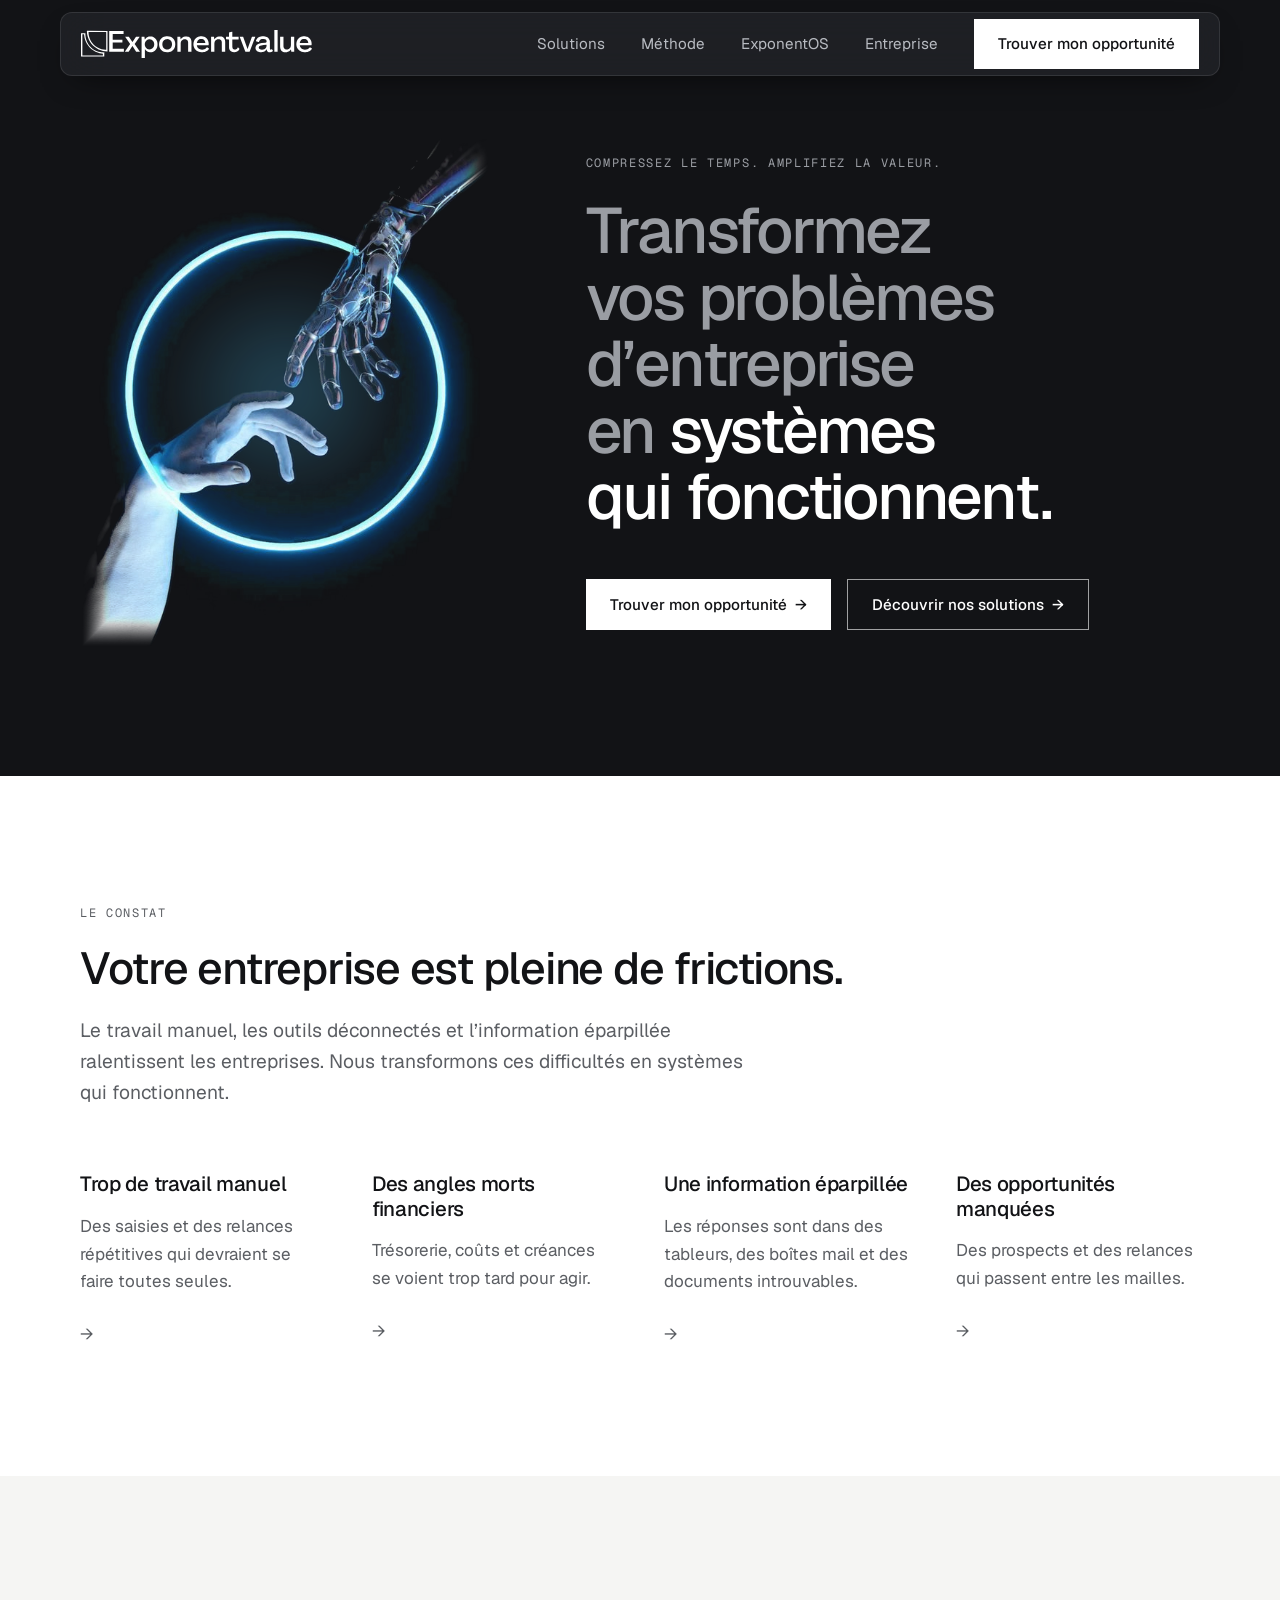
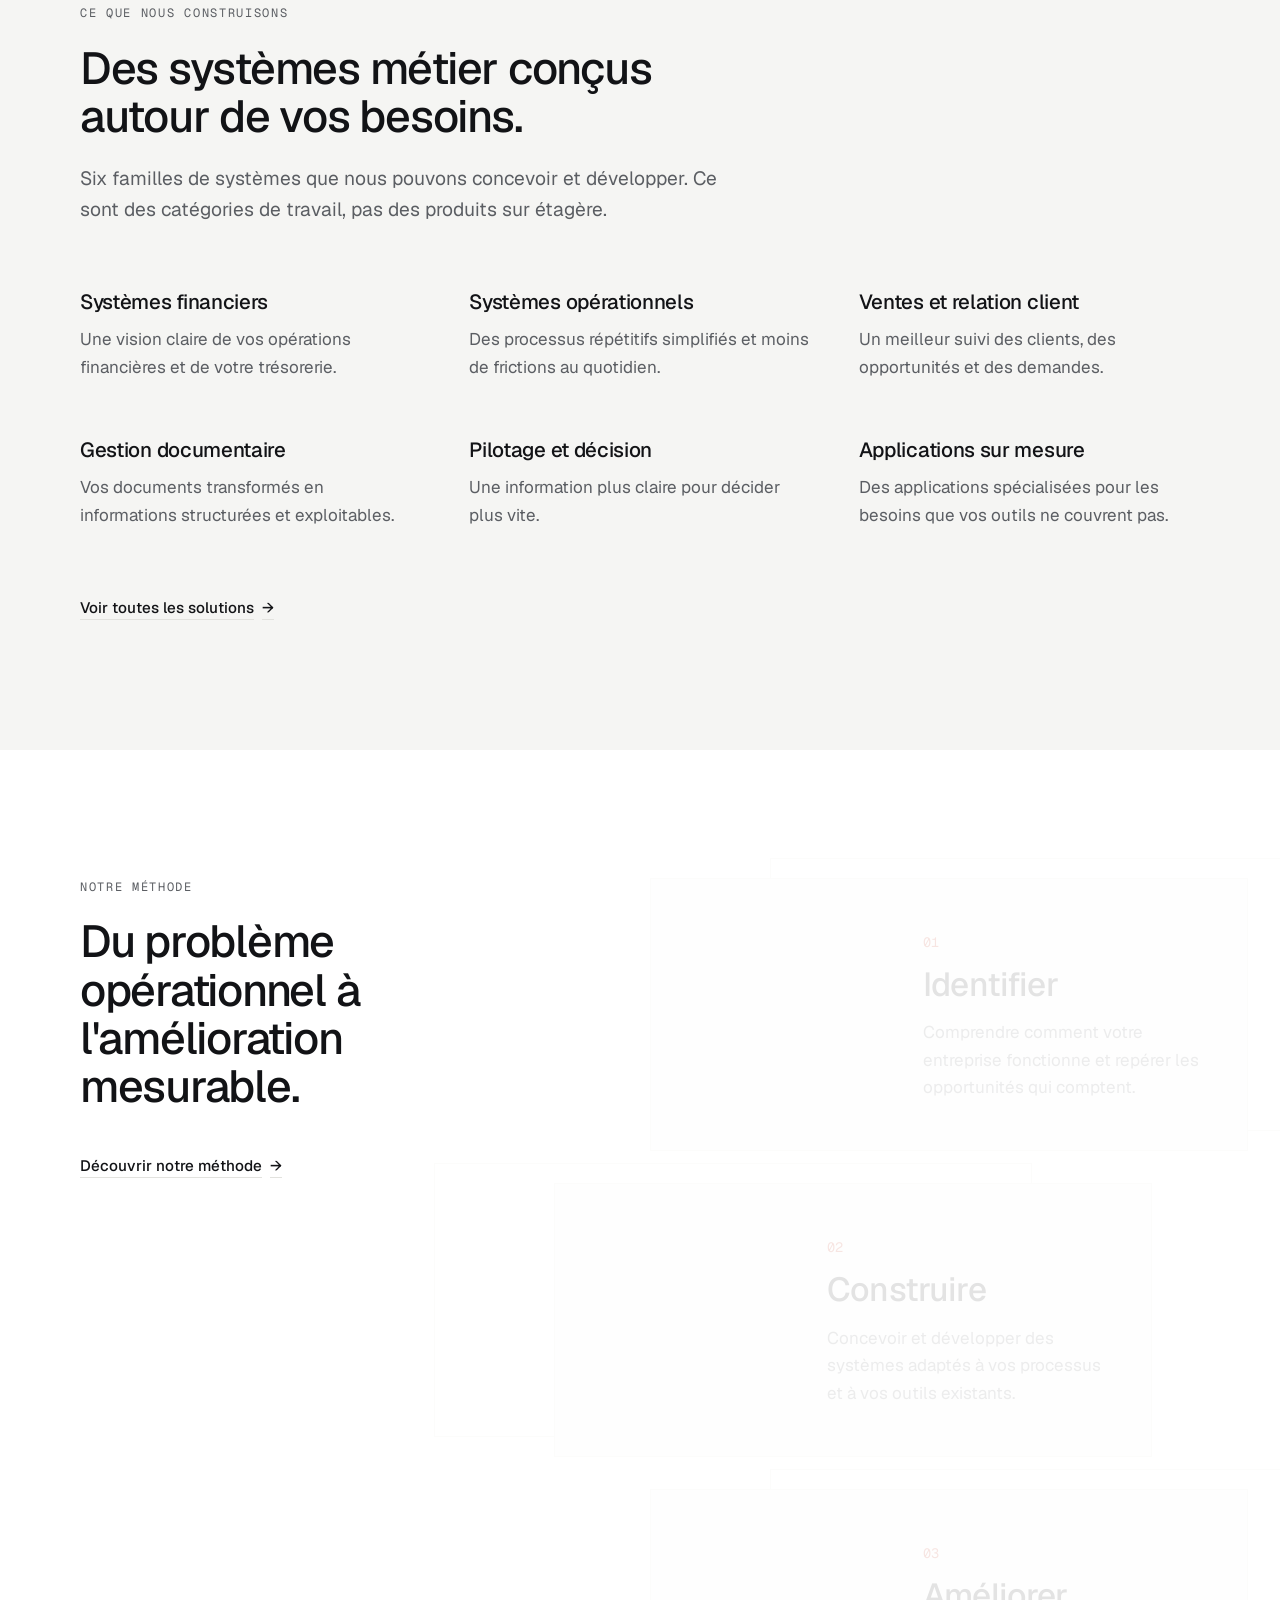
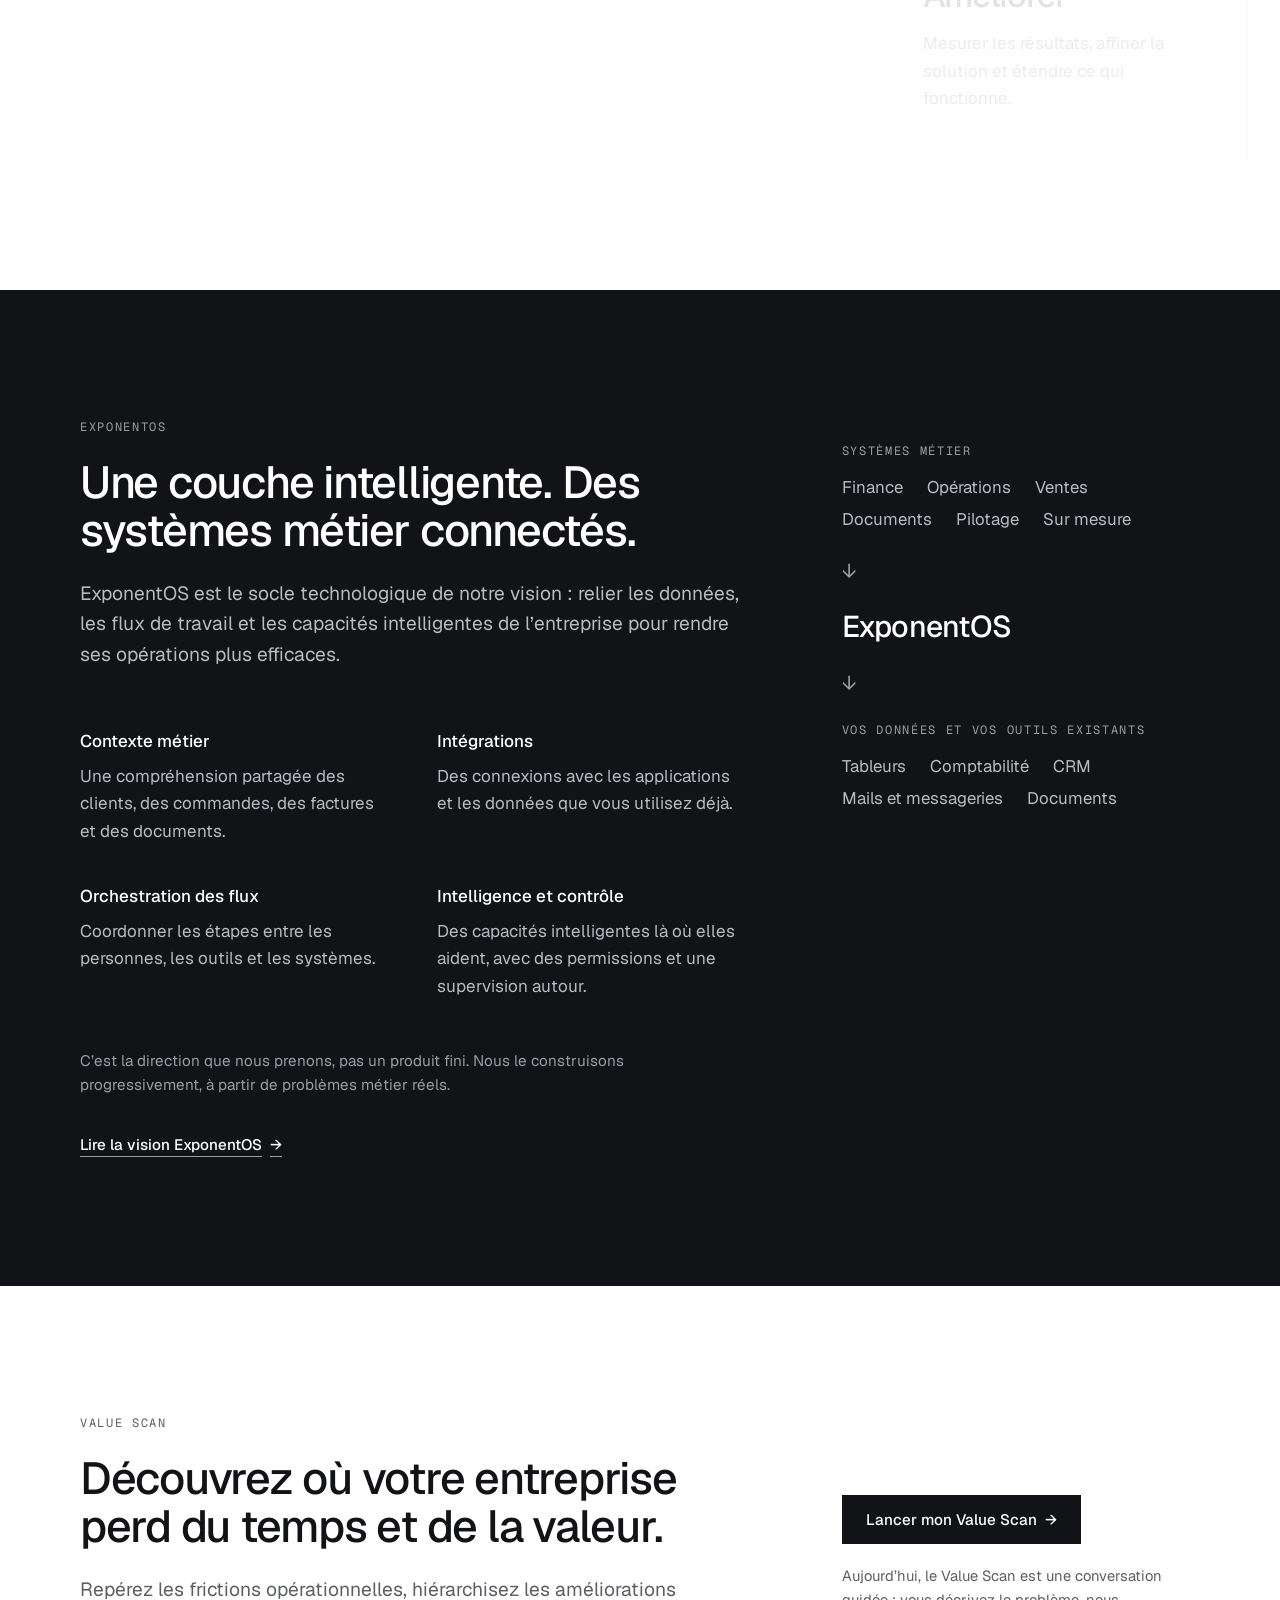
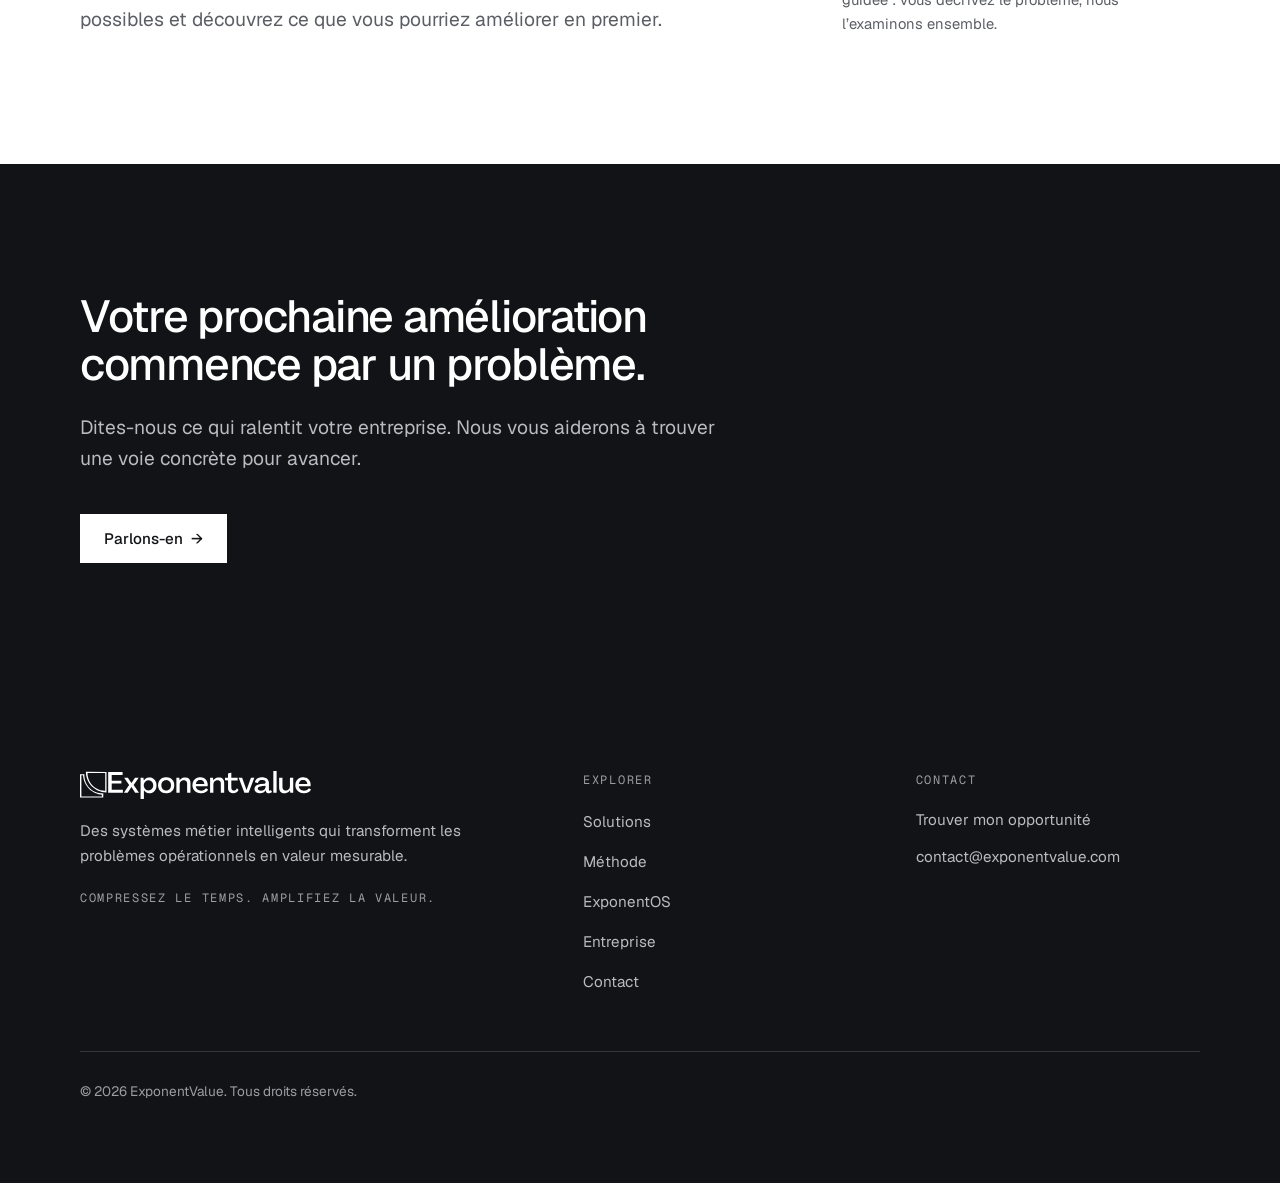
<file: index.html>
<!DOCTYPE html><html lang="fr" class="geistsans_d5a4f12f-module__Ur3q_a__variable geistmono_157ca88a-module__iaM1Ya__variable h-full antialiased"><head><meta charSet="utf-8"/><meta name="viewport" content="width=device-width, initial-scale=1"/><link rel="preload" href="/_next/static/media/GeistMono_Variable.p.3ms9vq719j3f8.woff2" as="font" crossorigin="" type="font/woff2"/><link rel="preload" href="/_next/static/media/Geist_Variable-s.p.0mrjj4bg00-he.woff2" as="font" crossorigin="" type="font/woff2"/><link rel="preload" as="image" href="/logo-black.svg"/><link rel="preload" as="image" href="/logo-white.svg"/><link rel="preload" as="image" href="/images/hero-mains-cercle.webp"/><link rel="stylesheet" href="/_next/static/chunks/2monj7xh8g951.css" data-precedence="next"/><link rel="preload" as="script" fetchPriority="low" href="/_next/static/chunks/0iq1i69206cyl.js"/><script src="/_next/static/chunks/27jktro2p5rq9.js" async=""></script><script src="/_next/static/chunks/14ky3lzzqsaw3.js" async=""></script><script src="/_next/static/chunks/0iec5q4ack_04.js" async=""></script><script src="/_next/static/chunks/turbopack-0s4st_y0ucgpp.js" async=""></script><script src="/_next/static/chunks/1x3l7pf1bll4r.js" async=""></script><script src="/_next/static/chunks/05-c3ty_6dwfk.js" async=""></script><script src="/_next/static/chunks/14mrh2-p_w84d.js" async=""></script><script src="/_next/static/chunks/0pa0ivvqg9pq-.js" async=""></script><meta name="next-size-adjust" content=""/><meta name="theme-color" content="#121316"/><title>ExponentValue — Transformez vos problèmes d&#x27;entreprise en systèmes qui fonctionnent</title><meta name="description" content="ExponentValue transforme les problèmes opérationnels des entreprises en systèmes intelligents qui créent une valeur mesurable."/><link rel="manifest" href="/manifest.webmanifest"/><link rel="canonical" href="https://exponentvalue.com/"/><meta property="og:title" content="ExponentValue — Transformez vos problèmes d&#x27;entreprise en systèmes qui fonctionnent"/><meta property="og:description" content="ExponentValue transforme les problèmes opérationnels des entreprises en systèmes intelligents qui créent une valeur mesurable."/><meta property="og:url" content="https://exponentvalue.com/"/><meta property="og:site_name" content="ExponentValue"/><meta property="og:locale" content="fr_FR"/><meta property="og:image" content="https://exponentvalue.com/opengraph-image.png?opengraph-image.2zk7vp_e8ypqx.png"/><meta property="og:image:type" content="image/png"/><meta property="og:image:width" content="1200"/><meta property="og:image:height" content="630"/><meta property="og:image:alt" content="Logo ExponentValue, blanc sur fond noir"/><meta property="og:type" content="website"/><meta name="twitter:card" content="summary_large_image"/><meta name="twitter:title" content="ExponentValue — Transformez vos problèmes d&#x27;entreprise en systèmes qui fonctionnent"/><meta name="twitter:description" content="ExponentValue transforme les problèmes opérationnels des entreprises en systèmes intelligents qui créent une valeur mesurable."/><meta name="twitter:image" content="https://exponentvalue.com/opengraph-image.png?opengraph-image.2zk7vp_e8ypqx.png"/><meta name="twitter:image:alt" content="Logo ExponentValue, blanc sur fond noir"/><meta name="twitter:image:type" content="image/png"/><meta name="twitter:image:width" content="1200"/><meta name="twitter:image:height" content="630"/><link rel="icon" href="/favicon.ico?favicon.29ed_5eb4mu-z.ico" sizes="48x48" type="image/x-icon"/><link rel="icon" href="/icon.svg?icon.3gt16459l6rjc.svg" sizes="any" type="image/svg+xml"/><link rel="apple-touch-icon" href="/apple-icon.png?apple-icon.2i6vv2ck_z6_0.png" sizes="180x180" type="image/png"/><script src="/_next/static/chunks/0cz1d0mv5g_q7.js" noModule=""></script></head><body class="flex min-h-full flex-col"><div hidden=""><!--$--><!--/$--></div><a href="#main" class="sr-only focus:not-sr-only focus:fixed focus:left-4 focus:top-4 focus:z-[60] focus:bg-ink focus:px-4 focus:py-3 focus:text-paper">Aller au contenu</a><header class="pointer-events-none fixed inset-x-0 top-0 z-50 pt-3"><div class="mx-auto w-full max-w-[1680px] px-6 sm:px-10 lg:px-14 xl:px-20 "><div class="pointer-events-auto -mx-3 flex h-16 items-center justify-between rounded-xl border px-3 backdrop-blur-xl backdrop-saturate-150 transition-[background-color,border-color,box-shadow] duration-300 sm:-mx-5 sm:px-5 border-ink/10 bg-glass-light shadow-[0_12px_32px_-16px_rgb(18_19_22/0.35)]"><a aria-label="ExponentValue — accueil" class="relative block" href="/"><img alt="" width="232" height="28" decoding="async" data-nimg="1" class="h-7 w-auto transition-opacity duration-300 opacity-100" style="color:transparent" src="/logo-black.svg"/><img alt="" width="232" height="28" decoding="async" data-nimg="1" class="h-7 w-auto absolute inset-0 transition-opacity duration-300 opacity-0" style="color:transparent" src="/logo-white.svg"/></a><nav aria-label="Navigation principale" class="hidden items-center gap-9 lg:flex"><a class="py-2 text-[0.95rem] transition-colors duration-300 underline decoration-1 underline-offset-[10px] focus-visible:outline-none text-muted decoration-transparent hover:text-ink focus-visible:decoration-ink" href="/solutions/">Solutions</a><a class="py-2 text-[0.95rem] transition-colors duration-300 underline decoration-1 underline-offset-[10px] focus-visible:outline-none text-muted decoration-transparent hover:text-ink focus-visible:decoration-ink" href="/methode/">Méthode</a><a class="py-2 text-[0.95rem] transition-colors duration-300 underline decoration-1 underline-offset-[10px] focus-visible:outline-none text-muted decoration-transparent hover:text-ink focus-visible:decoration-ink" href="/exponentos/">ExponentOS</a><a class="py-2 text-[0.95rem] transition-colors duration-300 underline decoration-1 underline-offset-[10px] focus-visible:outline-none text-muted decoration-transparent hover:text-ink focus-visible:decoration-ink" href="/entreprise/">Entreprise</a><a class="inline-flex min-h-12 items-center justify-center gap-2 px-6 py-3 text-[0.95rem] font-medium transition-colors duration-150 bg-ink text-paper hover:bg-ink-2 min-h-11 px-5 py-2.5" href="/contact/">Trouver mon opportunité</a></nav><button type="button" class="flex h-11 w-11 flex-col items-center justify-center gap-1.5 lg:hidden" aria-expanded="false" aria-controls="mobile-menu" aria-label="Ouvrir le menu"><span class="h-0.5 w-6 transition-[transform,background-color] duration-150 bg-ink "></span><span class="h-0.5 w-6 transition-[transform,background-color] duration-150 bg-ink "></span></button></div></div></header><main id="main" class="flex-1"><section data-nav-theme="dark" class="overflow-hidden bg-ink text-paper"><div class="mx-auto w-full max-w-[1680px] px-6 sm:px-10 lg:px-14 xl:px-20 grid items-center gap-12 pb-20 pt-10 md:pb-28 lg:grid-cols-[minmax(0,0.8fr)_minmax(0,1.2fr)] lg:gap-16 lg:pb-32 lg:pt-12 xl:gap-24"><div class="order-2 mx-auto w-full max-w-[18rem] sm:max-w-[22rem] lg:order-1 lg:max-w-[30rem]"><div class="hero-visual relative"><img alt="" width="564" height="705" decoding="async" data-nimg="1" class="relative h-auto w-full" style="color:transparent" src="/images/hero-mains-cercle.webp"/></div></div><div class="order-1 lg:order-2"><p class="font-mono text-[0.75rem] uppercase tracking-[0.14em] text-faint">Compressez le temps. Amplifiez la valeur.</p><h1 class="t-hero mt-6 max-w-4xl"><span class="text-faint">Transformez vos problèmes d’entreprise en</span> <!-- -->systèmes qui fonctionnent.</h1><div class="mt-12 flex flex-col gap-4 sm:flex-row"><a class="inline-flex min-h-12 items-center justify-center gap-2 px-6 py-3 text-[0.95rem] font-medium transition-colors duration-150 bg-paper text-ink hover:bg-mist" href="/contact/">Trouver mon opportunité<span aria-hidden="true">→</span></a><a class="inline-flex min-h-12 items-center justify-center gap-2 px-6 py-3 text-[0.95rem] font-medium transition-colors duration-150 border border-paper/60 text-paper hover:bg-paper hover:text-ink" href="/solutions/">Découvrir nos solutions<span aria-hidden="true">→</span></a></div></div></div></section><section aria-labelledby="problems-title" class="bg-paper text-ink "><div class="mx-auto w-full max-w-[1680px] px-6 sm:px-10 lg:px-14 xl:px-20 py-20 md:py-28 lg:py-32"><div class="max-w-4xl "><p class="font-mono text-[0.75rem] uppercase tracking-[0.14em] text-muted">Le constat</p><h2 id="problems-title" class="t-h2 mt-5 text-ink">Votre entreprise est pleine de frictions.</h2><p class="lead mt-6 max-w-2xl text-muted">Le travail manuel, les outils déconnectés et l’information éparpillée ralentissent les entreprises. Nous transformons ces difficultés en systèmes qui fonctionnent.</p></div><ul class="mt-16 grid gap-x-12 gap-y-14 sm:grid-cols-2 lg:grid-cols-4"><li class="group relative"><h3 class="t-h3"><a class="after:absolute after:inset-0" href="/solutions/#operations">Trop de travail manuel</a></h3><p class="mt-4 max-w-xs leading-relaxed text-muted">Des saisies et des relances répétitives qui devraient se faire toutes seules.</p><span aria-hidden="true" class="mt-6 inline-block text-muted transition-transform duration-150 group-hover:text-ink motion-safe:group-hover:translate-x-1">→</span></li><li class="group relative"><h3 class="t-h3"><a class="after:absolute after:inset-0" href="/solutions/#finance">Des angles morts financiers</a></h3><p class="mt-4 max-w-xs leading-relaxed text-muted">Trésorerie, coûts et créances se voient trop tard pour agir.</p><span aria-hidden="true" class="mt-6 inline-block text-muted transition-transform duration-150 group-hover:text-ink motion-safe:group-hover:translate-x-1">→</span></li><li class="group relative"><h3 class="t-h3"><a class="after:absolute after:inset-0" href="/solutions/#documents">Une information éparpillée</a></h3><p class="mt-4 max-w-xs leading-relaxed text-muted">Les réponses sont dans des tableurs, des boîtes mail et des documents introuvables.</p><span aria-hidden="true" class="mt-6 inline-block text-muted transition-transform duration-150 group-hover:text-ink motion-safe:group-hover:translate-x-1">→</span></li><li class="group relative"><h3 class="t-h3"><a class="after:absolute after:inset-0" href="/solutions/#sales">Des opportunités manquées</a></h3><p class="mt-4 max-w-xs leading-relaxed text-muted">Des prospects et des relances qui passent entre les mailles.</p><span aria-hidden="true" class="mt-6 inline-block text-muted transition-transform duration-150 group-hover:text-ink motion-safe:group-hover:translate-x-1">→</span></li></ul></div></section><section aria-labelledby="build-title" class="bg-mist text-ink "><div class="mx-auto w-full max-w-[1680px] px-6 sm:px-10 lg:px-14 xl:px-20 py-20 md:py-28 lg:py-32"><div class="max-w-4xl "><p class="font-mono text-[0.75rem] uppercase tracking-[0.14em] text-muted">Ce que nous construisons</p><h2 id="build-title" class="t-h2 mt-5 text-ink">Des systèmes métier conçus autour de vos besoins.</h2><p class="lead mt-6 max-w-2xl text-muted">Six familles de systèmes que nous pouvons concevoir et développer. Ce sont des catégories de travail, pas des produits sur étagère.</p></div><ul class="mt-16 grid gap-x-12 gap-y-14 md:grid-cols-2 lg:grid-cols-3"><li class="relative"><h3 class="t-h3"><a class="underline decoration-transparent underline-offset-4 transition-colors duration-150 after:absolute after:inset-0 hover:decoration-ink" href="/solutions/#finance">Systèmes financiers</a></h3><p class="mt-3 max-w-sm leading-relaxed text-muted">Une vision claire de vos opérations financières et de votre trésorerie.</p></li><li class="relative"><h3 class="t-h3"><a class="underline decoration-transparent underline-offset-4 transition-colors duration-150 after:absolute after:inset-0 hover:decoration-ink" href="/solutions/#operations">Systèmes opérationnels</a></h3><p class="mt-3 max-w-sm leading-relaxed text-muted">Des processus répétitifs simplifiés et moins de frictions au quotidien.</p></li><li class="relative"><h3 class="t-h3"><a class="underline decoration-transparent underline-offset-4 transition-colors duration-150 after:absolute after:inset-0 hover:decoration-ink" href="/solutions/#sales">Ventes et relation client</a></h3><p class="mt-3 max-w-sm leading-relaxed text-muted">Un meilleur suivi des clients, des opportunités et des demandes.</p></li><li class="relative"><h3 class="t-h3"><a class="underline decoration-transparent underline-offset-4 transition-colors duration-150 after:absolute after:inset-0 hover:decoration-ink" href="/solutions/#documents">Gestion documentaire</a></h3><p class="mt-3 max-w-sm leading-relaxed text-muted">Vos documents transformés en informations structurées et exploitables.</p></li><li class="relative"><h3 class="t-h3"><a class="underline decoration-transparent underline-offset-4 transition-colors duration-150 after:absolute after:inset-0 hover:decoration-ink" href="/solutions/#intelligence">Pilotage et décision</a></h3><p class="mt-3 max-w-sm leading-relaxed text-muted">Une information plus claire pour décider plus vite.</p></li><li class="relative"><h3 class="t-h3"><a class="underline decoration-transparent underline-offset-4 transition-colors duration-150 after:absolute after:inset-0 hover:decoration-ink" href="/solutions/#custom">Applications sur mesure</a></h3><p class="mt-3 max-w-sm leading-relaxed text-muted">Des applications spécialisées pour les besoins que vos outils ne couvrent pas.</p></li></ul><div class="mt-16"><a class="group inline-flex items-center gap-2 text-[0.95rem] font-medium underline underline-offset-[6px] transition-colors duration-150 text-ink decoration-line hover:decoration-ink " href="/solutions/">Voir toutes les solutions<span aria-hidden="true" class="transition-transform duration-150 motion-safe:group-hover:translate-x-0.5">→</span></a></div></div></section><section aria-labelledby="work-title" class="bg-paper text-ink overflow-x-clip"><div class="mx-auto w-full max-w-[1680px] px-6 sm:px-10 lg:px-14 xl:px-20 py-20 md:py-28 lg:py-32"><div class="grid gap-14 lg:grid-cols-[minmax(0,0.85fr)_minmax(0,1.15fr)] lg:gap-20"><div class="lg:sticky lg:top-32 lg:self-start"><div class="max-w-4xl "><p class="font-mono text-[0.75rem] uppercase tracking-[0.14em] text-muted">Notre méthode</p><h2 id="work-title" class="t-h2 mt-5 text-ink">Du problème opérationnel à l&#x27;amélioration mesurable.</h2></div><div class="mt-10"><a class="group inline-flex items-center gap-2 text-[0.95rem] font-medium underline underline-offset-[6px] transition-colors duration-150 text-ink decoration-line hover:decoration-ink " href="/methode/">Découvrir notre méthode<span aria-hidden="true" class="transition-transform duration-150 motion-safe:group-hover:translate-x-0.5">→</span></a></div></div><ol class="grid gap-6 md:gap-8"><li data-step="true" class="step-card relative"><div aria-hidden="true" class="step-ghost"></div><article class="relative grid gap-8 border border-line bg-mist p-7 sm:grid-cols-[8.5rem_minmax(0,1fr)] sm:items-center sm:gap-10 md:p-10 xl:grid-cols-[10.5rem_minmax(0,1fr)] xl:gap-14 xl:p-12"><svg aria-hidden="true" viewBox="0 0 160 160" class="step-shape h-28 w-28 text-ink sm:h-auto sm:w-full"><path class="trace" pathLength="1" style="--i:0;--n:6" d="M8 80H152"></path><path class="trace" pathLength="1" style="--i:1;--n:6" d="M80 8V152"></path><circle class="trace" pathLength="1" style="--i:2;--n:6" cx="80" cy="80" r="62"></circle><circle class="trace" pathLength="1" style="--i:3;--n:6" cx="80" cy="80" r="42"></circle><circle class="trace" pathLength="1" style="--i:4;--n:6" cx="80" cy="80" r="22"></circle><circle class="trace accent" pathLength="1" style="--i:5;--n:6" cx="110" cy="51" r="7"></circle></svg><div><span class="font-mono text-[0.85rem] text-accent-deep">01</span><h3 class="t-h3-lg mt-3">Identifier</h3><p class="mt-4 max-w-xl leading-relaxed text-muted">Comprendre comment votre entreprise fonctionne et repérer les opportunités qui comptent.</p></div></article></li><li data-step="true" class="step-card relative"><div aria-hidden="true" class="step-ghost"></div><article class="relative grid gap-8 border border-line bg-mist p-7 sm:grid-cols-[8.5rem_minmax(0,1fr)] sm:items-center sm:gap-10 md:p-10 xl:grid-cols-[10.5rem_minmax(0,1fr)] xl:gap-14 xl:p-12"><svg aria-hidden="true" viewBox="0 0 160 160" class="step-shape h-28 w-28 text-ink sm:h-auto sm:w-full"><path class="trace" pathLength="1" style="--i:0;--n:8" d="M80 18L134 49V111L80 142L26 111V49Z"></path><path class="trace accent" pathLength="1" style="--i:1;--n:8" d="M26 49L80 80L134 49M80 80V142"></path><path class="trace" pathLength="1" style="--i:2;--n:8" d="M107 33.5L53 64.5"></path><path class="trace" pathLength="1" style="--i:3;--n:8" d="M53 33.5L107 64.5"></path><path class="trace" pathLength="1" style="--i:4;--n:8" d="M53 64.5V126.5"></path><path class="trace" pathLength="1" style="--i:5;--n:8" d="M26 80L80 111"></path><path class="trace" pathLength="1" style="--i:6;--n:8" d="M107 64.5V126.5"></path><path class="trace" pathLength="1" style="--i:7;--n:8" d="M134 80L80 111"></path></svg><div><span class="font-mono text-[0.85rem] text-accent-deep">02</span><h3 class="t-h3-lg mt-3">Construire</h3><p class="mt-4 max-w-xl leading-relaxed text-muted">Concevoir et développer des systèmes adaptés à vos processus et à vos outils existants.</p></div></article></li><li data-step="true" class="step-card relative"><div aria-hidden="true" class="step-ghost"></div><article class="relative grid gap-8 border border-line bg-mist p-7 sm:grid-cols-[8.5rem_minmax(0,1fr)] sm:items-center sm:gap-10 md:p-10 xl:grid-cols-[10.5rem_minmax(0,1fr)] xl:gap-14 xl:p-12"><svg aria-hidden="true" viewBox="0 0 160 160" class="step-shape h-28 w-28 text-ink sm:h-auto sm:w-full"><path class="trace" pathLength="1" style="--i:0;--n:6" d="M22 22V138H146"></path><path class="trace accent" pathLength="1" style="--i:1;--n:6" d="M22.0 138.0L27.0 137.3L32.0 136.5L37.0 135.7L42.0 134.6L47.0 133.5L52.0 132.2L57.0 130.7L62.0 128.9L67.0 127.0L72.0 124.7L77.0 122.1L82.0 119.2L87.0 115.8L92.0 112.0L97.0 107.6L102.0 102.6L107.0 96.8L112.0 90.3L117.0 82.8L122.0 74.3L127.0 64.5L132.0 53.3L137.0 40.6L142.0 26.0"></path><circle class="trace" pathLength="1" style="--i:2;--n:6" r="4.5" cx="82.0" cy="119.2"></circle><circle class="trace" pathLength="1" style="--i:3;--n:6" r="4.5" cx="115.6" cy="85.0"></circle><circle class="trace" pathLength="1" style="--i:4;--n:6" r="4.5" cx="142.0" cy="26.0"></circle><path class="trace" pathLength="1" style="--i:5;--n:6" d="M106 26H134M122 14L134 26L122 38"></path></svg><div><span class="font-mono text-[0.85rem] text-accent-deep">03</span><h3 class="t-h3-lg mt-3">Améliorer</h3><p class="mt-4 max-w-xl leading-relaxed text-muted">Mesurer les résultats, affiner la solution et étendre ce qui fonctionne.</p></div></article></li></ol></div></div></section><section aria-labelledby="os-title" data-nav-theme="dark" class="bg-ink text-paper "><div class="mx-auto w-full max-w-[1680px] px-6 sm:px-10 lg:px-14 xl:px-20 py-20 md:py-28 lg:py-32"><div class="grid gap-16 lg:grid-cols-[1.3fr_0.7fr] lg:gap-24"><div><div class="max-w-4xl "><p class="font-mono text-[0.75rem] uppercase tracking-[0.14em] text-faint">ExponentOS</p><h2 id="os-title" class="t-h2 mt-5 text-paper">Une couche intelligente. Des systèmes métier connectés.</h2><p class="lead mt-6 max-w-2xl text-on-dark">ExponentOS est le socle technologique de notre vision : relier les données, les flux de travail et les capacités intelligentes de l’entreprise pour rendre ses opérations plus efficaces.</p></div><dl class="mt-14 grid gap-x-12 gap-y-9 sm:grid-cols-2"><div><dt class="font-medium text-paper">Contexte métier</dt><dd class="mt-2 max-w-sm leading-relaxed text-on-dark">Une compréhension partagée des clients, des commandes, des factures et des documents.</dd></div><div><dt class="font-medium text-paper">Intégrations</dt><dd class="mt-2 max-w-sm leading-relaxed text-on-dark">Des connexions avec les applications et les données que vous utilisez déjà.</dd></div><div><dt class="font-medium text-paper">Orchestration des flux</dt><dd class="mt-2 max-w-sm leading-relaxed text-on-dark">Coordonner les étapes entre les personnes, les outils et les systèmes.</dd></div><div><dt class="font-medium text-paper">Intelligence et contrôle</dt><dd class="mt-2 max-w-sm leading-relaxed text-on-dark">Des capacités intelligentes là où elles aident, avec des permissions et une supervision autour.</dd></div></dl><p class="mt-12 max-w-xl text-[0.95rem] leading-relaxed text-faint">C’est la direction que nous prenons, pas un produit fini. Nous le construisons progressivement, à partir de problèmes métier réels.</p><div class="mt-8"><a class="group inline-flex items-center gap-2 text-[0.95rem] font-medium underline underline-offset-[6px] transition-colors duration-150 text-paper decoration-faint hover:decoration-paper " href="/exponentos/">Lire la vision ExponentOS<span aria-hidden="true" class="transition-transform duration-150 motion-safe:group-hover:translate-x-0.5">→</span></a></div></div><div class="lg:pt-6"><div role="img" aria-label="Schéma : les systèmes métier reposent sur ExponentOS, qui se connecte vers le bas à vos données et à vos outils existants."><p class="font-mono text-[0.75rem] uppercase tracking-[0.14em] text-faint">Systèmes métier</p><ul class="mt-3 flex flex-wrap gap-x-6 gap-y-1 text-[1.05rem] text-on-dark"><li>Finance</li><li>Opérations</li><li>Ventes</li><li>Documents</li><li>Pilotage</li><li>Sur mesure</li></ul><span aria-hidden="true" class="block py-6 text-xl text-faint">↓</span><p class="text-3xl font-medium tracking-tight text-paper">ExponentOS</p><span aria-hidden="true" class="block py-6 text-xl text-faint">↓</span><p class="font-mono text-[0.75rem] uppercase tracking-[0.14em] text-faint">Vos données et vos outils existants</p><ul class="mt-3 flex flex-wrap gap-x-6 gap-y-1 text-[1.05rem] text-on-dark"><li>Tableurs</li><li>Comptabilité</li><li>CRM</li><li>Mails et messageries</li><li>Documents</li></ul></div></div></div></div></section><section aria-labelledby="scan-title" class="bg-paper text-ink "><div class="mx-auto w-full max-w-[1680px] px-6 sm:px-10 lg:px-14 xl:px-20 py-20 md:py-28 lg:py-32"><div class="grid gap-12 lg:grid-cols-[1.3fr_0.7fr] lg:items-end lg:gap-24"><div class="max-w-4xl "><p class="font-mono text-[0.75rem] uppercase tracking-[0.14em] text-muted">Value Scan</p><h2 id="scan-title" class="t-h2 mt-5 text-ink">Découvrez où votre entreprise perd du temps et de la valeur.</h2><p class="lead mt-6 max-w-2xl text-muted">Repérez les frictions opérationnelles, hiérarchisez les améliorations possibles et découvrez ce que vous pourriez améliorer en premier.</p></div><div><a class="inline-flex min-h-12 items-center justify-center gap-2 px-6 py-3 text-[0.95rem] font-medium transition-colors duration-150 bg-ink text-paper hover:bg-ink-2" href="/contact/">Lancer mon Value Scan<span aria-hidden="true">→</span></a><p class="mt-5 max-w-sm text-[0.92rem] leading-relaxed text-muted">Aujourd’hui, le Value Scan est une conversation guidée : vous décrivez le problème, nous l’examinons ensemble.</p></div></div></div></section><section aria-labelledby="cta-title" data-nav-theme="dark" class="bg-ink text-paper "><div class="mx-auto w-full max-w-[1680px] px-6 sm:px-10 lg:px-14 xl:px-20 py-20 md:py-28 lg:py-32"><div class="max-w-4xl"><h2 id="cta-title" class="t-h2">Votre prochaine amélioration commence par un problème.</h2><p class="lead mt-6 max-w-2xl text-on-dark">Dites-nous ce qui ralentit votre entreprise. Nous vous aiderons à trouver une voie concrète pour avancer.</p><a class="inline-flex min-h-12 items-center justify-center gap-2 px-6 py-3 text-[0.95rem] font-medium transition-colors duration-150 bg-paper text-ink hover:bg-mist mt-10" href="/contact/">Parlons-en<span aria-hidden="true">→</span></a></div></div></section><!--$--><!--/$--></main><footer data-nav-theme="dark" class="bg-ink text-on-dark"><div class="mx-auto w-full max-w-[1680px] px-6 sm:px-10 lg:px-14 xl:px-20 py-16 md:py-20"><div class="grid gap-12 md:grid-cols-[1.6fr_1fr_1fr]"><div><img alt="ExponentValue" width="232" height="28" decoding="async" data-nimg="1" class="h-7 w-auto " style="color:transparent" src="/logo-white.svg"/><p class="mt-5 max-w-sm text-[0.95rem] leading-relaxed">Des systèmes métier intelligents qui transforment les problèmes opérationnels en valeur mesurable.</p><p class="mt-5 font-mono text-[0.75rem] uppercase tracking-[0.14em] text-faint">Compressez le temps. Amplifiez la valeur.</p></div><nav aria-label="Pied de page"><p class="font-mono text-[0.75rem] uppercase tracking-[0.14em] text-faint">Explorer</p><ul class="mt-4 space-y-3"><li><a class="text-[0.95rem] transition-colors duration-150 hover:text-paper" href="/solutions/">Solutions</a></li><li><a class="text-[0.95rem] transition-colors duration-150 hover:text-paper" href="/methode/">Méthode</a></li><li><a class="text-[0.95rem] transition-colors duration-150 hover:text-paper" href="/exponentos/">ExponentOS</a></li><li><a class="text-[0.95rem] transition-colors duration-150 hover:text-paper" href="/entreprise/">Entreprise</a></li><li><a class="text-[0.95rem] transition-colors duration-150 hover:text-paper" href="/contact/">Contact</a></li></ul></nav><div><p class="font-mono text-[0.75rem] uppercase tracking-[0.14em] text-faint">Contact</p><ul class="mt-4 space-y-3 text-[0.95rem]"><li><a class="transition-colors duration-150 hover:text-paper" href="/contact/">Trouver mon opportunité</a></li><li><a href="mailto:contact@exponentvalue.com" class="transition-colors duration-150 hover:text-paper">contact@exponentvalue.com</a></li></ul></div></div><div class="mt-14 border-t border-line-dark pt-7 text-[0.85rem] text-faint">© <!-- -->2026<!-- --> ExponentValue. Tous droits réservés.</div></div></footer><script type="application/ld+json">{"@context":"https://schema.org","@type":"Organization","name":"ExponentValue","url":"https://exponentvalue.com","logo":"https://exponentvalue.com/icon-512.png","description":"ExponentValue transforme les problèmes opérationnels des entreprises en systèmes intelligents qui créent une valeur mesurable."}</script><script src="/_next/static/chunks/0iq1i69206cyl.js" id="_R_" async=""></script><script>(self.__next_f=self.__next_f||[]).push([0])</script><script>self.__next_f.push([1,"1:\"$Sreact.fragment\"\n2:I[42724,[\"/_next/static/chunks/1x3l7pf1bll4r.js\"],\"default\"]\n3:I[39756,[\"/_next/static/chunks/05-c3ty_6dwfk.js\",\"/_next/static/chunks/14mrh2-p_w84d.js\"],\"default\"]\n4:I[37457,[\"/_next/static/chunks/05-c3ty_6dwfk.js\",\"/_next/static/chunks/14mrh2-p_w84d.js\"],\"default\"]\n5:I[22016,[\"/_next/static/chunks/1x3l7pf1bll4r.js\",\"/_next/static/chunks/0pa0ivvqg9pq-.js\"],\"\"]\n6:I[5500,[\"/_next/static/chunks/1x3l7pf1bll4r.js\",\"/_next/static/chunks/0pa0ivvqg9pq-.js\"],\"Image\"]\nd:I[68027,[\"/_next/static/chunks/1x3l7pf1bll4r.js\"],\"default\",1]\n:HL[\"/_next/static/chunks/2monj7xh8g951.css\",\"style\"]\n:HL[\"/_next/static/media/GeistMono_Variable.p.3ms9vq719j3f8.woff2\",\"font\",{\"crossOrigin\":\"\",\"type\":\"font/woff2\"}]\n:HL[\"/_next/static/media/Geist_Variable-s.p.0mrjj4bg00-he.woff2\",\"font\",{\"crossOrigin\":\"\",\"type\":\"font/woff2\"}]\n"])</script><script>self.__next_f.push([1,"0:{\"P\":null,\"c\":[\"\",\"\"],\"q\":\"\",\"i\":false,\"f\":[[[\"\",{\"children\":[\"__PAGE__\",{}]},\"$undefined\",\"$undefined\",16],[[\"$\",\"$1\",\"c\",{\"children\":[[[\"$\",\"link\",\"0\",{\"rel\":\"stylesheet\",\"href\":\"/_next/static/chunks/2monj7xh8g951.css\",\"precedence\":\"next\",\"crossOrigin\":\"$undefined\",\"nonce\":\"$undefined\"}],[\"$\",\"script\",\"script-0\",{\"src\":\"/_next/static/chunks/1x3l7pf1bll4r.js\",\"async\":true,\"nonce\":\"$undefined\"}]],[\"$\",\"html\",null,{\"lang\":\"fr\",\"className\":\"geistsans_d5a4f12f-module__Ur3q_a__variable geistmono_157ca88a-module__iaM1Ya__variable h-full antialiased\",\"children\":[\"$\",\"body\",null,{\"className\":\"flex min-h-full flex-col\",\"children\":[[\"$\",\"a\",null,{\"href\":\"#main\",\"className\":\"sr-only focus:not-sr-only focus:fixed focus:left-4 focus:top-4 focus:z-[60] focus:bg-ink focus:px-4 focus:py-3 focus:text-paper\",\"children\":\"Aller au contenu\"}],[\"$\",\"$L2\",null,{}],[\"$\",\"main\",null,{\"id\":\"main\",\"className\":\"flex-1\",\"children\":[\"$\",\"$L3\",null,{\"parallelRouterKey\":\"children\",\"error\":\"$undefined\",\"errorStyles\":\"$undefined\",\"errorScripts\":\"$undefined\",\"template\":[\"$\",\"$L4\",null,{}],\"templateStyles\":\"$undefined\",\"templateScripts\":\"$undefined\",\"notFound\":[[\"$\",\"section\",null,{\"id\":\"$undefined\",\"aria-labelledby\":\"notfound-title\",\"data-nav-theme\":\"$undefined\",\"className\":\"bg-paper text-ink \",\"children\":[\"$\",\"div\",null,{\"className\":\"mx-auto w-full max-w-[1680px] px-6 sm:px-10 lg:px-14 xl:px-20 py-20 md:py-28 lg:py-32\",\"children\":[[\"$\",\"div\",null,{\"className\":\"max-w-4xl \",\"children\":[[\"$\",\"p\",null,{\"className\":\"font-mono text-[0.75rem] uppercase tracking-[0.14em] text-muted\",\"children\":\"404\"}],[\"$\",\"h1\",null,{\"id\":\"notfound-title\",\"className\":\"t-display mt-5 text-ink\",\"children\":\"Cette page n'existe pas.\"}],[\"$\",\"p\",null,{\"className\":\"lead mt-6 max-w-2xl text-muted\",\"children\":\"Le lien est peut-être périmé, ou la page a changé d’adresse. Repartez de l’accueil.\"}]]}],[\"$\",\"div\",null,{\"className\":\"mt-12 flex flex-col gap-4 sm:flex-row\",\"children\":[[\"$\",\"$L5\",null,{\"href\":\"/\",\"className\":\"inline-flex min-h-12 items-center justify-center gap-2 px-6 py-3 text-[0.95rem] font-medium transition-colors duration-150 bg-ink text-paper hover:bg-ink-2\",\"children\":[\"Retour à l’accueil\",[\"$\",\"span\",null,{\"aria-hidden\":\"true\",\"children\":\"→\"}]]}],[\"$\",\"$L5\",null,{\"href\":\"/solutions/\",\"className\":\"inline-flex min-h-12 items-center justify-center gap-2 px-6 py-3 text-[0.95rem] font-medium transition-colors duration-150 border border-ink text-ink hover:bg-ink hover:text-paper\",\"children\":[\"Découvrir nos solutions\",[\"$\",\"span\",null,{\"aria-hidden\":\"true\",\"children\":\"→\"}]]}]]}]]}]}],[]],\"forbidden\":\"$undefined\",\"unauthorized\":\"$undefined\"}]}],[\"$\",\"footer\",null,{\"data-nav-theme\":\"dark\",\"className\":\"bg-ink text-on-dark\",\"children\":[\"$\",\"div\",null,{\"className\":\"mx-auto w-full max-w-[1680px] px-6 sm:px-10 lg:px-14 xl:px-20 py-16 md:py-20\",\"children\":[[\"$\",\"div\",null,{\"className\":\"grid gap-12 md:grid-cols-[1.6fr_1fr_1fr]\",\"children\":[[\"$\",\"div\",null,{\"children\":[[\"$\",\"$L6\",null,{\"src\":\"/logo-white.svg\",\"alt\":\"ExponentValue\",\"width\":232,\"height\":28,\"priority\":true,\"className\":\"h-7 w-auto \"}],[\"$\",\"p\",null,{\"className\":\"mt-5 max-w-sm text-[0.95rem] leading-relaxed\",\"children\":\"Des systèmes métier intelligents qui transforment les problèmes opérationnels en valeur mesurable.\"}],[\"$\",\"p\",null,{\"className\":\"mt-5 font-mono text-[0.75rem] uppercase tracking-[0.14em] text-faint\",\"children\":\"Compressez le temps. Amplifiez la valeur.\"}]]}],[\"$\",\"nav\",null,{\"aria-label\":\"Pied de page\",\"children\":[[\"$\",\"p\",null,{\"className\":\"font-mono text-[0.75rem] uppercase tracking-[0.14em] text-faint\",\"children\":\"Explorer\"}],[\"$\",\"ul\",null,{\"className\":\"mt-4 space-y-3\",\"children\":[[\"$\",\"li\",\"/solutions/\",{\"children\":[\"$\",\"$L5\",null,{\"href\":\"/solutions/\",\"className\":\"text-[0.95rem] transition-colors duration-150 hover:text-paper\",\"children\":\"Solutions\"}]}],[\"$\",\"li\",\"/methode/\",{\"children\":[\"$\",\"$L5\",null,{\"href\":\"/methode/\",\"className\":\"text-[0.95rem] transition-colors duration-150 hover:text-paper\",\"children\":\"Méthode\"}]}],[\"$\",\"li\",\"/exponentos/\",{\"children\":[\"$\",\"$L5\",null,{\"href\":\"/exponentos/\",\"className\":\"text-[0.95rem] transition-colors duration-150 hover:text-paper\",\"children\":\"ExponentOS\"}]}],[\"$\",\"li\",\"/entreprise/\",{\"children\":[\"$\",\"$L5\",null,{\"href\":\"/entreprise/\",\"className\":\"text-[0.95rem] transition-colors duration-150 hover:text-paper\",\"children\":\"Entreprise\"}]}],[\"$\",\"li\",\"/contact/\",{\"children\":\"$L7\"}]]}]]}],\"$L8\"]}],\"$L9\"]}]}],\"$La\"]}]}]]}],{\"children\":[\"$Lb\",{},null,false,null]},null,false,null],\"$Lc\",false]],\"m\":\"$undefined\",\"G\":[\"$d\",[\"$Le\"]],\"S\":true,\"h\":null,\"s\":\"$undefined\",\"l\":\"$undefined\",\"p\":\"$undefined\",\"d\":\"$undefined\",\"b\":\"0waXm6dviwlY0Xs5PsL77\"}\n"])</script><script>self.__next_f.push([1,"1a:I[97367,[\"/_next/static/chunks/05-c3ty_6dwfk.js\",\"/_next/static/chunks/14mrh2-p_w84d.js\"],\"ViewportBoundary\"]\n1c:I[97367,[\"/_next/static/chunks/05-c3ty_6dwfk.js\",\"/_next/static/chunks/14mrh2-p_w84d.js\"],\"MetadataBoundary\"]\n1d:\"$Sreact.suspense\"\n7:[\"$\",\"$L5\",null,{\"href\":\"/contact/\",\"className\":\"text-[0.95rem] transition-colors duration-150 hover:text-paper\",\"children\":\"Contact\"}]\n8:[\"$\",\"div\",null,{\"children\":[[\"$\",\"p\",null,{\"className\":\"font-mono text-[0.75rem] uppercase tracking-[0.14em] text-faint\",\"children\":\"Contact\"}],[\"$\",\"ul\",null,{\"className\":\"mt-4 space-y-3 text-[0.95rem]\",\"children\":[[\"$\",\"li\",null,{\"children\":[\"$\",\"$L5\",null,{\"href\":\"/contact/\",\"className\":\"transition-colors duration-150 hover:text-paper\",\"children\":\"Trouver mon opportunité\"}]}],[\"$\",\"li\",null,{\"children\":[\"$\",\"a\",null,{\"href\":\"mailto:contact@exponentvalue.com\",\"className\":\"transition-colors duration-150 hover:text-paper\",\"children\":\"contact@exponentvalue.com\"}]}]]}]]}]\n9:[\"$\",\"div\",null,{\"className\":\"mt-14 border-t border-line-dark pt-7 text-[0.85rem] text-faint\",\"children\":[\"© \",2026,\" ExponentValue. Tous droits réservés.\"]}]\na:[\"$\",\"script\",null,{\"type\":\"application/ld+json\",\"dangerouslySetInnerHTML\":{\"__html\":\"{\\\"@context\\\":\\\"https://schema.org\\\",\\\"@type\\\":\\\"Organization\\\",\\\"name\\\":\\\"ExponentValue\\\",\\\"url\\\":\\\"https://exponentvalue.com\\\",\\\"logo\\\":\\\"https://exponentvalue.com/icon-512.png\\\",\\\"description\\\":\\\"ExponentValue transforme les problèmes opérationnels des entreprises en systèmes intelligents qui créent une valeur mesurable.\\\"}\"}}]\n"])</script><script>self.__next_f.push([1,"b:[\"$\",\"$1\",\"c\",{\"children\":[[[\"$\",\"section\",null,{\"data-nav-theme\":\"dark\",\"className\":\"overflow-hidden bg-ink text-paper\",\"children\":[\"$\",\"div\",null,{\"className\":\"mx-auto w-full max-w-[1680px] px-6 sm:px-10 lg:px-14 xl:px-20 grid items-center gap-12 pb-20 pt-10 md:pb-28 lg:grid-cols-[minmax(0,0.8fr)_minmax(0,1.2fr)] lg:gap-16 lg:pb-32 lg:pt-12 xl:gap-24\",\"children\":[[\"$\",\"div\",null,{\"className\":\"order-2 mx-auto w-full max-w-[18rem] sm:max-w-[22rem] lg:order-1 lg:max-w-[30rem]\",\"children\":[\"$\",\"div\",null,{\"className\":\"hero-visual relative\",\"children\":[\"$\",\"$L6\",null,{\"src\":\"/images/hero-mains-cercle.webp\",\"alt\":\"\",\"width\":564,\"height\":705,\"preload\":true,\"className\":\"relative h-auto w-full\"}]}]}],[\"$\",\"div\",null,{\"className\":\"order-1 lg:order-2\",\"children\":[[\"$\",\"p\",null,{\"className\":\"font-mono text-[0.75rem] uppercase tracking-[0.14em] text-faint\",\"children\":\"Compressez le temps. Amplifiez la valeur.\"}],[\"$\",\"h1\",null,{\"className\":\"t-hero mt-6 max-w-4xl\",\"children\":[[\"$\",\"span\",null,{\"className\":\"text-faint\",\"children\":\"Transformez vos problèmes d’entreprise en\"}],\" \",\"systèmes qui fonctionnent.\"]}],[\"$\",\"div\",null,{\"className\":\"mt-12 flex flex-col gap-4 sm:flex-row\",\"children\":[[\"$\",\"$L5\",null,{\"href\":\"/contact/\",\"className\":\"inline-flex min-h-12 items-center justify-center gap-2 px-6 py-3 text-[0.95rem] font-medium transition-colors duration-150 bg-paper text-ink hover:bg-mist\",\"children\":[\"Trouver mon opportunité\",[\"$\",\"span\",null,{\"aria-hidden\":\"true\",\"children\":\"→\"}]]}],[\"$\",\"$L5\",null,{\"href\":\"/solutions/\",\"className\":\"inline-flex min-h-12 items-center justify-center gap-2 px-6 py-3 text-[0.95rem] font-medium transition-colors duration-150 border border-paper/60 text-paper hover:bg-paper hover:text-ink\",\"children\":[\"Découvrir nos solutions\",[\"$\",\"span\",null,{\"aria-hidden\":\"true\",\"children\":\"→\"}]]}]]}]]}]]}]}],[\"$\",\"section\",null,{\"id\":\"$undefined\",\"aria-labelledby\":\"problems-title\",\"data-nav-theme\":\"$undefined\",\"className\":\"bg-paper text-ink \",\"children\":[\"$\",\"div\",null,{\"className\":\"mx-auto w-full max-w-[1680px] px-6 sm:px-10 lg:px-14 xl:px-20 py-20 md:py-28 lg:py-32\",\"children\":[[\"$\",\"div\",null,{\"className\":\"max-w-4xl \",\"children\":[[\"$\",\"p\",null,{\"className\":\"font-mono text-[0.75rem] uppercase tracking-[0.14em] text-muted\",\"children\":\"Le constat\"}],[\"$\",\"h2\",null,{\"id\":\"problems-title\",\"className\":\"t-h2 mt-5 text-ink\",\"children\":\"Votre entreprise est pleine de frictions.\"}],[\"$\",\"p\",null,{\"className\":\"lead mt-6 max-w-2xl text-muted\",\"children\":\"Le travail manuel, les outils déconnectés et l’information éparpillée ralentissent les entreprises. Nous transformons ces difficultés en systèmes qui fonctionnent.\"}]]}],[\"$\",\"ul\",null,{\"className\":\"mt-16 grid gap-x-12 gap-y-14 sm:grid-cols-2 lg:grid-cols-4\",\"children\":[[\"$\",\"li\",\"Trop de travail manuel\",{\"className\":\"group relative\",\"children\":[[\"$\",\"h3\",null,{\"className\":\"t-h3\",\"children\":[\"$\",\"$L5\",null,{\"href\":\"/solutions/#operations\",\"className\":\"after:absolute after:inset-0\",\"children\":\"Trop de travail manuel\"}]}],[\"$\",\"p\",null,{\"className\":\"mt-4 max-w-xs leading-relaxed text-muted\",\"children\":\"Des saisies et des relances répétitives qui devraient se faire toutes seules.\"}],[\"$\",\"span\",null,{\"aria-hidden\":\"true\",\"className\":\"mt-6 inline-block text-muted transition-transform duration-150 group-hover:text-ink motion-safe:group-hover:translate-x-1\",\"children\":\"→\"}]]}],[\"$\",\"li\",\"Des angles morts financiers\",{\"className\":\"group relative\",\"children\":[[\"$\",\"h3\",null,{\"className\":\"t-h3\",\"children\":[\"$\",\"$L5\",null,{\"href\":\"/solutions/#finance\",\"className\":\"after:absolute after:inset-0\",\"children\":\"Des angles morts financiers\"}]}],[\"$\",\"p\",null,{\"className\":\"mt-4 max-w-xs leading-relaxed text-muted\",\"children\":\"Trésorerie, coûts et créances se voient trop tard pour agir.\"}],[\"$\",\"span\",null,{\"aria-hidden\":\"true\",\"className\":\"mt-6 inline-block text-muted transition-transform duration-150 group-hover:text-ink motion-safe:group-hover:translate-x-1\",\"children\":\"→\"}]]}],[\"$\",\"li\",\"Une information éparpillée\",{\"className\":\"group relative\",\"children\":[\"$Lf\",\"$L10\",\"$L11\"]}],\"$L12\"]}]]}]}],\"$L13\",\"$L14\",\"$L15\",\"$L16\",\"$L17\"],[\"$L18\"],\"$L19\"]}]\n"])</script><script>self.__next_f.push([1,"c:[\"$\",\"$1\",\"h\",{\"children\":[null,[\"$\",\"$L1a\",null,{\"children\":\"$L1b\"}],[\"$\",\"div\",null,{\"hidden\":true,\"children\":[\"$\",\"$L1c\",null,{\"children\":[\"$\",\"$1d\",null,{\"name\":\"Next.Metadata\",\"children\":\"$L1e\"}]}]}],[\"$\",\"meta\",null,{\"name\":\"next-size-adjust\",\"content\":\"\"}]]}]\ne:[\"$\",\"link\",\"0\",{\"rel\":\"stylesheet\",\"href\":\"/_next/static/chunks/2monj7xh8g951.css\",\"precedence\":\"next\",\"crossOrigin\":\"$undefined\",\"nonce\":\"$undefined\"}]\n"])</script><script>self.__next_f.push([1,"20:I[55803,[\"/_next/static/chunks/1x3l7pf1bll4r.js\",\"/_next/static/chunks/0pa0ivvqg9pq-.js\"],\"default\"]\n22:I[97367,[\"/_next/static/chunks/05-c3ty_6dwfk.js\",\"/_next/static/chunks/14mrh2-p_w84d.js\"],\"OutletBoundary\"]\nf:[\"$\",\"h3\",null,{\"className\":\"t-h3\",\"children\":[\"$\",\"$L5\",null,{\"href\":\"/solutions/#documents\",\"className\":\"after:absolute after:inset-0\",\"children\":\"Une information éparpillée\"}]}]\n10:[\"$\",\"p\",null,{\"className\":\"mt-4 max-w-xs leading-relaxed text-muted\",\"children\":\"Les réponses sont dans des tableurs, des boîtes mail et des documents introuvables.\"}]\n11:[\"$\",\"span\",null,{\"aria-hidden\":\"true\",\"className\":\"mt-6 inline-block text-muted transition-transform duration-150 group-hover:text-ink motion-safe:group-hover:translate-x-1\",\"children\":\"→\"}]\n12:[\"$\",\"li\",\"Des opportunités manquées\",{\"className\":\"group relative\",\"children\":[[\"$\",\"h3\",null,{\"className\":\"t-h3\",\"children\":[\"$\",\"$L5\",null,{\"href\":\"/solutions/#sales\",\"className\":\"after:absolute after:inset-0\",\"children\":\"Des opportunités manquées\"}]}],[\"$\",\"p\",null,{\"className\":\"mt-4 max-w-xs leading-relaxed text-muted\",\"children\":\"Des prospects et des relances qui passent entre les mailles.\"}],[\"$\",\"span\",null,{\"aria-hidden\":\"true\",\"className\":\"mt-6 inline-block text-muted transition-transform duration-150 group-hover:text-ink motion-safe:group-hover:translate-x-1\",\"children\":\"→\"}]]}]\n"])</script><script>self.__next_f.push([1,"13:[\"$\",\"section\",null,{\"id\":\"$undefined\",\"aria-labelledby\":\"build-title\",\"data-nav-theme\":\"$undefined\",\"className\":\"bg-mist text-ink \",\"children\":[\"$\",\"div\",null,{\"className\":\"mx-auto w-full max-w-[1680px] px-6 sm:px-10 lg:px-14 xl:px-20 py-20 md:py-28 lg:py-32\",\"children\":[[\"$\",\"div\",null,{\"className\":\"max-w-4xl \",\"children\":[[\"$\",\"p\",null,{\"className\":\"font-mono text-[0.75rem] uppercase tracking-[0.14em] text-muted\",\"children\":\"Ce que nous construisons\"}],[\"$\",\"h2\",null,{\"id\":\"build-title\",\"className\":\"t-h2 mt-5 text-ink\",\"children\":\"Des systèmes métier conçus autour de vos besoins.\"}],[\"$\",\"p\",null,{\"className\":\"lead mt-6 max-w-2xl text-muted\",\"children\":\"Six familles de systèmes que nous pouvons concevoir et développer. Ce sont des catégories de travail, pas des produits sur étagère.\"}]]}],[\"$\",\"ul\",null,{\"className\":\"mt-16 grid gap-x-12 gap-y-14 md:grid-cols-2 lg:grid-cols-3\",\"children\":[[\"$\",\"li\",\"finance\",{\"className\":\"relative\",\"children\":[[\"$\",\"h3\",null,{\"className\":\"t-h3\",\"children\":[\"$\",\"$L5\",null,{\"href\":\"/solutions/#finance\",\"className\":\"underline decoration-transparent underline-offset-4 transition-colors duration-150 after:absolute after:inset-0 hover:decoration-ink\",\"children\":\"Systèmes financiers\"}]}],[\"$\",\"p\",null,{\"className\":\"mt-3 max-w-sm leading-relaxed text-muted\",\"children\":\"Une vision claire de vos opérations financières et de votre trésorerie.\"}]]}],[\"$\",\"li\",\"operations\",{\"className\":\"relative\",\"children\":[[\"$\",\"h3\",null,{\"className\":\"t-h3\",\"children\":[\"$\",\"$L5\",null,{\"href\":\"/solutions/#operations\",\"className\":\"underline decoration-transparent underline-offset-4 transition-colors duration-150 after:absolute after:inset-0 hover:decoration-ink\",\"children\":\"Systèmes opérationnels\"}]}],[\"$\",\"p\",null,{\"className\":\"mt-3 max-w-sm leading-relaxed text-muted\",\"children\":\"Des processus répétitifs simplifiés et moins de frictions au quotidien.\"}]]}],[\"$\",\"li\",\"sales\",{\"className\":\"relative\",\"children\":[[\"$\",\"h3\",null,{\"className\":\"t-h3\",\"children\":[\"$\",\"$L5\",null,{\"href\":\"/solutions/#sales\",\"className\":\"underline decoration-transparent underline-offset-4 transition-colors duration-150 after:absolute after:inset-0 hover:decoration-ink\",\"children\":\"Ventes et relation client\"}]}],[\"$\",\"p\",null,{\"className\":\"mt-3 max-w-sm leading-relaxed text-muted\",\"children\":\"Un meilleur suivi des clients, des opportunités et des demandes.\"}]]}],[\"$\",\"li\",\"documents\",{\"className\":\"relative\",\"children\":[[\"$\",\"h3\",null,{\"className\":\"t-h3\",\"children\":[\"$\",\"$L5\",null,{\"href\":\"/solutions/#documents\",\"className\":\"underline decoration-transparent underline-offset-4 transition-colors duration-150 after:absolute after:inset-0 hover:decoration-ink\",\"children\":\"Gestion documentaire\"}]}],[\"$\",\"p\",null,{\"className\":\"mt-3 max-w-sm leading-relaxed text-muted\",\"children\":\"Vos documents transformés en informations structurées et exploitables.\"}]]}],[\"$\",\"li\",\"intelligence\",{\"className\":\"relative\",\"children\":[[\"$\",\"h3\",null,{\"className\":\"t-h3\",\"children\":[\"$\",\"$L5\",null,{\"href\":\"/solutions/#intelligence\",\"className\":\"underline decoration-transparent underline-offset-4 transition-colors duration-150 after:absolute after:inset-0 hover:decoration-ink\",\"children\":\"Pilotage et décision\"}]}],[\"$\",\"p\",null,{\"className\":\"mt-3 max-w-sm leading-relaxed text-muted\",\"children\":\"Une information plus claire pour décider plus vite.\"}]]}],[\"$\",\"li\",\"custom\",{\"className\":\"relative\",\"children\":[[\"$\",\"h3\",null,{\"className\":\"t-h3\",\"children\":[\"$\",\"$L5\",null,{\"href\":\"/solutions/#custom\",\"className\":\"underline decoration-transparent underline-offset-4 transition-colors duration-150 after:absolute after:inset-0 hover:decoration-ink\",\"children\":\"Applications sur mesure\"}]}],[\"$\",\"p\",null,{\"className\":\"mt-3 max-w-sm leading-relaxed text-muted\",\"children\":\"Des applications spécialisées pour les besoins que vos outils ne couvrent pas.\"}]]}]]}],[\"$\",\"div\",null,{\"className\":\"mt-16\",\"children\":[\"$\",\"$L5\",null,{\"href\":\"/solutions/\",\"className\":\"group inline-flex items-center gap-2 text-[0.95rem] font-medium underline underline-offset-[6px] transition-colors duration-150 text-ink decoration-line hover:decoration-ink \",\"children\":[\"Voir toutes les solutions\",\"$L1f\"]}]}]]}]}]\n"])</script><script>self.__next_f.push([1,"14:[\"$\",\"section\",null,{\"id\":\"$undefined\",\"aria-labelledby\":\"work-title\",\"data-nav-theme\":\"$undefined\",\"className\":\"bg-paper text-ink overflow-x-clip\",\"children\":[\"$\",\"div\",null,{\"className\":\"mx-auto w-full max-w-[1680px] px-6 sm:px-10 lg:px-14 xl:px-20 py-20 md:py-28 lg:py-32\",\"children\":[\"$\",\"div\",null,{\"className\":\"grid gap-14 lg:grid-cols-[minmax(0,0.85fr)_minmax(0,1.15fr)] lg:gap-20\",\"children\":[[\"$\",\"div\",null,{\"className\":\"lg:sticky lg:top-32 lg:self-start\",\"children\":[[\"$\",\"div\",null,{\"className\":\"max-w-4xl \",\"children\":[[\"$\",\"p\",null,{\"className\":\"font-mono text-[0.75rem] uppercase tracking-[0.14em] text-muted\",\"children\":\"Notre méthode\"}],[\"$\",\"h2\",null,{\"id\":\"work-title\",\"className\":\"t-h2 mt-5 text-ink\",\"children\":\"Du problème opérationnel à l'amélioration mesurable.\"}],null]}],[\"$\",\"div\",null,{\"className\":\"mt-10\",\"children\":[\"$\",\"$L5\",null,{\"href\":\"/methode/\",\"className\":\"group inline-flex items-center gap-2 text-[0.95rem] font-medium underline underline-offset-[6px] transition-colors duration-150 text-ink decoration-line hover:decoration-ink \",\"children\":[\"Découvrir notre méthode\",[\"$\",\"span\",null,{\"aria-hidden\":\"true\",\"className\":\"transition-transform duration-150 motion-safe:group-hover:translate-x-0.5\",\"children\":\"→\"}]]}]}]]}],[\"$\",\"$L20\",null,{}]]}]}]}]\n"])</script><script>self.__next_f.push([1,"15:[\"$\",\"section\",null,{\"id\":\"$undefined\",\"aria-labelledby\":\"os-title\",\"data-nav-theme\":\"dark\",\"className\":\"bg-ink text-paper \",\"children\":[\"$\",\"div\",null,{\"className\":\"mx-auto w-full max-w-[1680px] px-6 sm:px-10 lg:px-14 xl:px-20 py-20 md:py-28 lg:py-32\",\"children\":[\"$\",\"div\",null,{\"className\":\"grid gap-16 lg:grid-cols-[1.3fr_0.7fr] lg:gap-24\",\"children\":[[\"$\",\"div\",null,{\"children\":[[\"$\",\"div\",null,{\"className\":\"max-w-4xl \",\"children\":[[\"$\",\"p\",null,{\"className\":\"font-mono text-[0.75rem] uppercase tracking-[0.14em] text-faint\",\"children\":\"ExponentOS\"}],[\"$\",\"h2\",null,{\"id\":\"os-title\",\"className\":\"t-h2 mt-5 text-paper\",\"children\":\"Une couche intelligente. Des systèmes métier connectés.\"}],[\"$\",\"p\",null,{\"className\":\"lead mt-6 max-w-2xl text-on-dark\",\"children\":\"ExponentOS est le socle technologique de notre vision : relier les données, les flux de travail et les capacités intelligentes de l’entreprise pour rendre ses opérations plus efficaces.\"}]]}],[\"$\",\"dl\",null,{\"className\":\"mt-14 grid gap-x-12 gap-y-9 sm:grid-cols-2\",\"children\":[[\"$\",\"div\",\"Contexte métier\",{\"children\":[[\"$\",\"dt\",null,{\"className\":\"font-medium text-paper\",\"children\":\"Contexte métier\"}],[\"$\",\"dd\",null,{\"className\":\"mt-2 max-w-sm leading-relaxed text-on-dark\",\"children\":\"Une compréhension partagée des clients, des commandes, des factures et des documents.\"}]]}],[\"$\",\"div\",\"Intégrations\",{\"children\":[[\"$\",\"dt\",null,{\"className\":\"font-medium text-paper\",\"children\":\"Intégrations\"}],[\"$\",\"dd\",null,{\"className\":\"mt-2 max-w-sm leading-relaxed text-on-dark\",\"children\":\"Des connexions avec les applications et les données que vous utilisez déjà.\"}]]}],[\"$\",\"div\",\"Orchestration des flux\",{\"children\":[[\"$\",\"dt\",null,{\"className\":\"font-medium text-paper\",\"children\":\"Orchestration des flux\"}],[\"$\",\"dd\",null,{\"className\":\"mt-2 max-w-sm leading-relaxed text-on-dark\",\"children\":\"Coordonner les étapes entre les personnes, les outils et les systèmes.\"}]]}],[\"$\",\"div\",\"Intelligence et contrôle\",{\"children\":[[\"$\",\"dt\",null,{\"className\":\"font-medium text-paper\",\"children\":\"Intelligence et contrôle\"}],[\"$\",\"dd\",null,{\"className\":\"mt-2 max-w-sm leading-relaxed text-on-dark\",\"children\":\"Des capacités intelligentes là où elles aident, avec des permissions et une supervision autour.\"}]]}]]}],[\"$\",\"p\",null,{\"className\":\"mt-12 max-w-xl text-[0.95rem] leading-relaxed text-faint\",\"children\":\"C’est la direction que nous prenons, pas un produit fini. Nous le construisons progressivement, à partir de problèmes métier réels.\"}],[\"$\",\"div\",null,{\"className\":\"mt-8\",\"children\":[\"$\",\"$L5\",null,{\"href\":\"/exponentos/\",\"className\":\"group inline-flex items-center gap-2 text-[0.95rem] font-medium underline underline-offset-[6px] transition-colors duration-150 text-paper decoration-faint hover:decoration-paper \",\"children\":[\"Lire la vision ExponentOS\",[\"$\",\"span\",null,{\"aria-hidden\":\"true\",\"className\":\"transition-transform duration-150 motion-safe:group-hover:translate-x-0.5\",\"children\":\"→\"}]]}]}]]}],[\"$\",\"div\",null,{\"className\":\"lg:pt-6\",\"children\":[\"$\",\"div\",null,{\"role\":\"img\",\"aria-label\":\"Schéma : les systèmes métier reposent sur ExponentOS, qui se connecte vers le bas à vos données et à vos outils existants.\",\"children\":[[\"$\",\"p\",null,{\"className\":\"font-mono text-[0.75rem] uppercase tracking-[0.14em] text-faint\",\"children\":\"Systèmes métier\"}],[\"$\",\"ul\",null,{\"className\":\"mt-3 flex flex-wrap gap-x-6 gap-y-1 text-[1.05rem] text-on-dark\",\"children\":[[\"$\",\"li\",\"Finance\",{\"children\":\"Finance\"}],[\"$\",\"li\",\"Opérations\",{\"children\":\"Opérations\"}],[\"$\",\"li\",\"Ventes\",{\"children\":\"Ventes\"}],[\"$\",\"li\",\"Documents\",{\"children\":\"Documents\"}],[\"$\",\"li\",\"Pilotage\",{\"children\":\"Pilotage\"}],[\"$\",\"li\",\"Sur mesure\",{\"children\":\"Sur mesure\"}]]}],[\"$\",\"span\",null,{\"aria-hidden\":\"true\",\"className\":\"block py-6 text-xl text-faint\",\"children\":\"↓\"}],[\"$\",\"p\",null,{\"className\":\"text-3xl font-medium tracking-tight text-paper\",\"children\":\"ExponentOS\"}],[\"$\",\"span\",null,{\"aria-hidden\":\"true\",\"className\":\"block py-6 text-xl text-faint\",\"children\":\"↓\"}],[\"$\",\"p\",null,{\"className\":\"font-mono text-[0.75rem] uppercase tracking-[0.14em] text-faint\",\"children\":\"Vos données et vos outils existants\"}],\"$L21\"]}]}]]}]}]}]\n"])</script><script>self.__next_f.push([1,"16:[\"$\",\"section\",null,{\"id\":\"$undefined\",\"aria-labelledby\":\"scan-title\",\"data-nav-theme\":\"$undefined\",\"className\":\"bg-paper text-ink \",\"children\":[\"$\",\"div\",null,{\"className\":\"mx-auto w-full max-w-[1680px] px-6 sm:px-10 lg:px-14 xl:px-20 py-20 md:py-28 lg:py-32\",\"children\":[\"$\",\"div\",null,{\"className\":\"grid gap-12 lg:grid-cols-[1.3fr_0.7fr] lg:items-end lg:gap-24\",\"children\":[[\"$\",\"div\",null,{\"className\":\"max-w-4xl \",\"children\":[[\"$\",\"p\",null,{\"className\":\"font-mono text-[0.75rem] uppercase tracking-[0.14em] text-muted\",\"children\":\"Value Scan\"}],[\"$\",\"h2\",null,{\"id\":\"scan-title\",\"className\":\"t-h2 mt-5 text-ink\",\"children\":\"Découvrez où votre entreprise perd du temps et de la valeur.\"}],[\"$\",\"p\",null,{\"className\":\"lead mt-6 max-w-2xl text-muted\",\"children\":\"Repérez les frictions opérationnelles, hiérarchisez les améliorations possibles et découvrez ce que vous pourriez améliorer en premier.\"}]]}],[\"$\",\"div\",null,{\"children\":[[\"$\",\"$L5\",null,{\"href\":\"/contact/\",\"className\":\"inline-flex min-h-12 items-center justify-center gap-2 px-6 py-3 text-[0.95rem] font-medium transition-colors duration-150 bg-ink text-paper hover:bg-ink-2\",\"children\":[\"Lancer mon Value Scan\",[\"$\",\"span\",null,{\"aria-hidden\":\"true\",\"children\":\"→\"}]]}],[\"$\",\"p\",null,{\"className\":\"mt-5 max-w-sm text-[0.92rem] leading-relaxed text-muted\",\"children\":\"Aujourd’hui, le Value Scan est une conversation guidée : vous décrivez le problème, nous l’examinons ensemble.\"}]]}]]}]}]}]\n"])</script><script>self.__next_f.push([1,"17:[\"$\",\"section\",null,{\"id\":\"$undefined\",\"aria-labelledby\":\"cta-title\",\"data-nav-theme\":\"dark\",\"className\":\"bg-ink text-paper \",\"children\":[\"$\",\"div\",null,{\"className\":\"mx-auto w-full max-w-[1680px] px-6 sm:px-10 lg:px-14 xl:px-20 py-20 md:py-28 lg:py-32\",\"children\":[\"$\",\"div\",null,{\"className\":\"max-w-4xl\",\"children\":[[\"$\",\"h2\",null,{\"id\":\"cta-title\",\"className\":\"t-h2\",\"children\":\"Votre prochaine amélioration commence par un problème.\"}],[\"$\",\"p\",null,{\"className\":\"lead mt-6 max-w-2xl text-on-dark\",\"children\":\"Dites-nous ce qui ralentit votre entreprise. Nous vous aiderons à trouver une voie concrète pour avancer.\"}],[\"$\",\"$L5\",null,{\"href\":\"/contact/\",\"className\":\"inline-flex min-h-12 items-center justify-center gap-2 px-6 py-3 text-[0.95rem] font-medium transition-colors duration-150 bg-paper text-ink hover:bg-mist mt-10\",\"children\":[\"Parlons-en\",[\"$\",\"span\",null,{\"aria-hidden\":\"true\",\"children\":\"→\"}]]}]]}]}]}]\n18:[\"$\",\"script\",\"script-0\",{\"src\":\"/_next/static/chunks/0pa0ivvqg9pq-.js\",\"async\":true,\"nonce\":\"$undefined\"}]\n19:[\"$\",\"$L22\",null,{\"children\":[\"$\",\"$1d\",null,{\"name\":\"Next.MetadataOutlet\",\"children\":\"$@23\"}]}]\n"])</script><script>self.__next_f.push([1,"1f:[\"$\",\"span\",null,{\"aria-hidden\":\"true\",\"className\":\"transition-transform duration-150 motion-safe:group-hover:translate-x-0.5\",\"children\":\"→\"}]\n21:[\"$\",\"ul\",null,{\"className\":\"mt-3 flex flex-wrap gap-x-6 gap-y-1 text-[1.05rem] text-on-dark\",\"children\":[[\"$\",\"li\",\"Tableurs\",{\"children\":\"Tableurs\"}],[\"$\",\"li\",\"Comptabilité\",{\"children\":\"Comptabilité\"}],[\"$\",\"li\",\"CRM\",{\"children\":\"CRM\"}],[\"$\",\"li\",\"Mails et messageries\",{\"children\":\"Mails et messageries\"}],[\"$\",\"li\",\"Documents\",{\"children\":\"Documents\"}]]}]\n"])</script><script>self.__next_f.push([1,"1b:[[\"$\",\"meta\",\"0\",{\"charSet\":\"utf-8\"}],[\"$\",\"meta\",\"1\",{\"name\":\"viewport\",\"content\":\"width=device-width, initial-scale=1\"}],[\"$\",\"meta\",\"2\",{\"name\":\"theme-color\",\"content\":\"#121316\"}]]\n"])</script><script>self.__next_f.push([1,"24:I[27201,[\"/_next/static/chunks/05-c3ty_6dwfk.js\",\"/_next/static/chunks/14mrh2-p_w84d.js\"],\"IconMark\"]\n"])</script><script>self.__next_f.push([1,"1e:[[\"$\",\"title\",\"0\",{\"children\":\"ExponentValue — Transformez vos problèmes d'entreprise en systèmes qui fonctionnent\"}],[\"$\",\"meta\",\"1\",{\"name\":\"description\",\"content\":\"ExponentValue transforme les problèmes opérationnels des entreprises en systèmes intelligents qui créent une valeur mesurable.\"}],[\"$\",\"link\",\"2\",{\"rel\":\"manifest\",\"href\":\"/manifest.webmanifest\",\"crossOrigin\":\"$undefined\"}],[\"$\",\"link\",\"3\",{\"rel\":\"canonical\",\"href\":\"https://exponentvalue.com/\"}],[\"$\",\"meta\",\"4\",{\"property\":\"og:title\",\"content\":\"ExponentValue — Transformez vos problèmes d'entreprise en systèmes qui fonctionnent\"}],[\"$\",\"meta\",\"5\",{\"property\":\"og:description\",\"content\":\"ExponentValue transforme les problèmes opérationnels des entreprises en systèmes intelligents qui créent une valeur mesurable.\"}],[\"$\",\"meta\",\"6\",{\"property\":\"og:url\",\"content\":\"https://exponentvalue.com/\"}],[\"$\",\"meta\",\"7\",{\"property\":\"og:site_name\",\"content\":\"ExponentValue\"}],[\"$\",\"meta\",\"8\",{\"property\":\"og:locale\",\"content\":\"fr_FR\"}],[\"$\",\"meta\",\"9\",{\"property\":\"og:image\",\"content\":\"https://exponentvalue.com/opengraph-image.png?opengraph-image.2zk7vp_e8ypqx.png\"}],[\"$\",\"meta\",\"10\",{\"property\":\"og:image:type\",\"content\":\"image/png\"}],[\"$\",\"meta\",\"11\",{\"property\":\"og:image:width\",\"content\":\"1200\"}],[\"$\",\"meta\",\"12\",{\"property\":\"og:image:height\",\"content\":\"630\"}],[\"$\",\"meta\",\"13\",{\"property\":\"og:image:alt\",\"content\":\"Logo ExponentValue, blanc sur fond noir\"}],[\"$\",\"meta\",\"14\",{\"property\":\"og:type\",\"content\":\"website\"}],[\"$\",\"meta\",\"15\",{\"name\":\"twitter:card\",\"content\":\"summary_large_image\"}],[\"$\",\"meta\",\"16\",{\"name\":\"twitter:title\",\"content\":\"ExponentValue — Transformez vos problèmes d'entreprise en systèmes qui fonctionnent\"}],[\"$\",\"meta\",\"17\",{\"name\":\"twitter:description\",\"content\":\"ExponentValue transforme les problèmes opérationnels des entreprises en systèmes intelligents qui créent une valeur mesurable.\"}],[\"$\",\"meta\",\"18\",{\"name\":\"twitter:image\",\"content\":\"https://exponentvalue.com/opengraph-image.png?opengraph-image.2zk7vp_e8ypqx.png\"}],[\"$\",\"meta\",\"19\",{\"name\":\"twitter:image:alt\",\"content\":\"Logo ExponentValue, blanc sur fond noir\"}],[\"$\",\"meta\",\"20\",{\"name\":\"twitter:image:type\",\"content\":\"image/png\"}],[\"$\",\"meta\",\"21\",{\"name\":\"twitter:image:width\",\"content\":\"1200\"}],[\"$\",\"meta\",\"22\",{\"name\":\"twitter:image:height\",\"content\":\"630\"}],[\"$\",\"link\",\"23\",{\"rel\":\"icon\",\"href\":\"/favicon.ico?favicon.29ed_5eb4mu-z.ico\",\"sizes\":\"48x48\",\"type\":\"image/x-icon\"}],[\"$\",\"link\",\"24\",{\"rel\":\"icon\",\"href\":\"/icon.svg?icon.3gt16459l6rjc.svg\",\"sizes\":\"any\",\"type\":\"image/svg+xml\"}],[\"$\",\"link\",\"25\",{\"rel\":\"apple-touch-icon\",\"href\":\"/apple-icon.png?apple-icon.2i6vv2ck_z6_0.png\",\"sizes\":\"180x180\",\"type\":\"image/png\"}],[\"$\",\"$L24\",\"26\",{}]]\n"])</script><script>self.__next_f.push([1,"23:null\n"])</script></body></html>
</file>
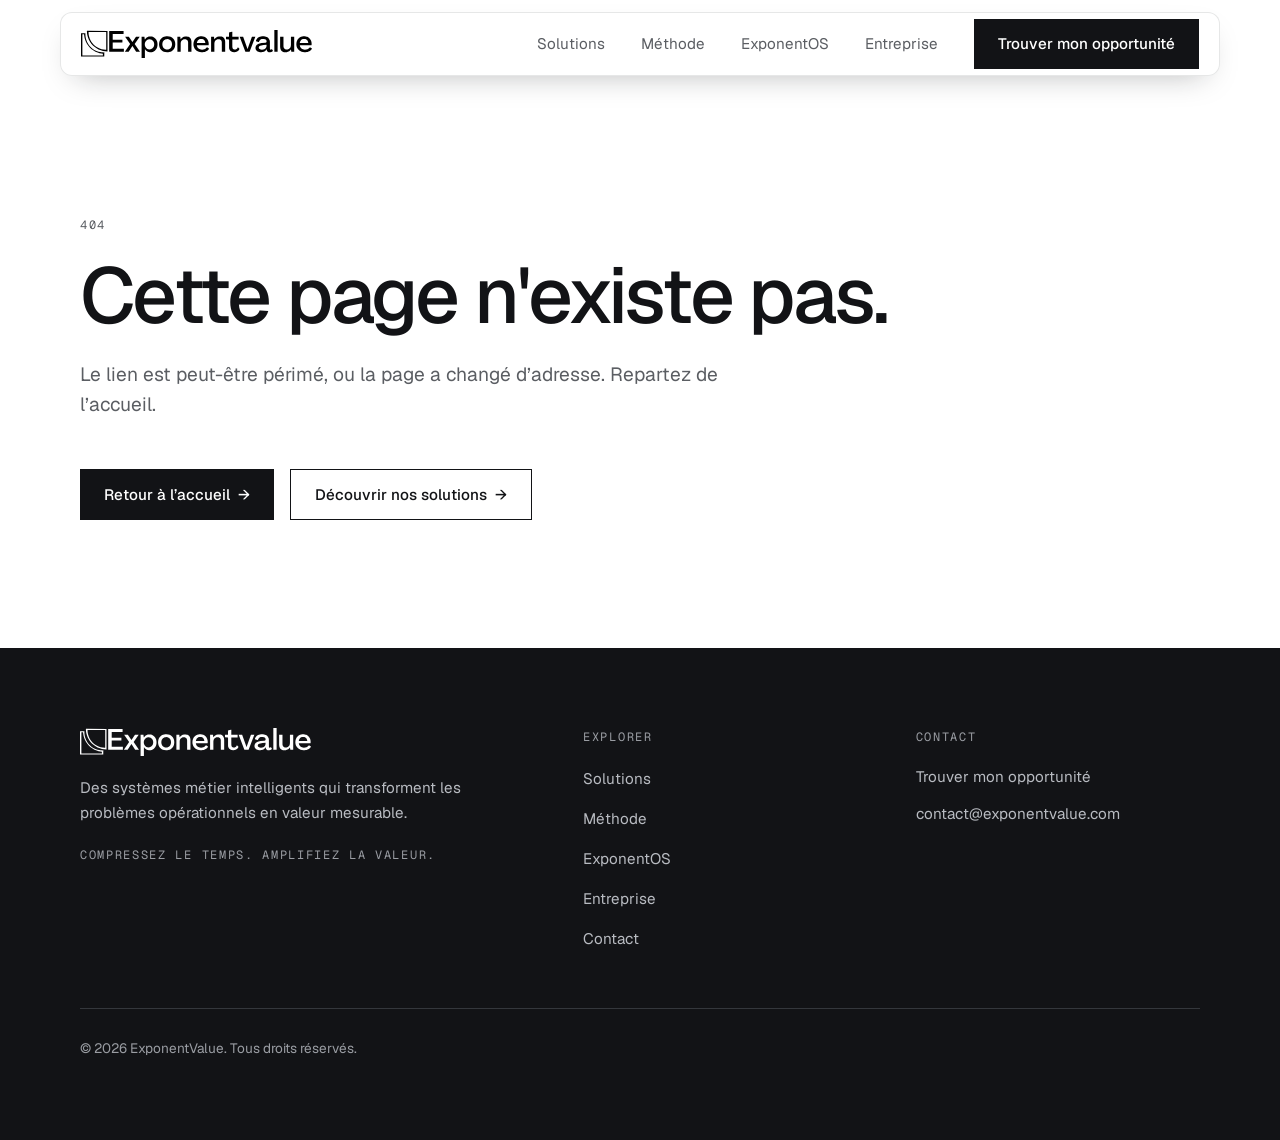
<file: 404/index.html>
<!DOCTYPE html><html lang="fr" class="geistsans_d5a4f12f-module__Ur3q_a__variable geistmono_157ca88a-module__iaM1Ya__variable h-full antialiased"><head><meta charSet="utf-8"/><meta name="viewport" content="width=device-width, initial-scale=1"/><link rel="preload" as="image" href="/logo-black.svg"/><link rel="preload" as="image" href="/logo-white.svg"/><link rel="stylesheet" href="/_next/static/chunks/2monj7xh8g951.css" data-precedence="next"/><link rel="preload" as="script" fetchPriority="low" href="/_next/static/chunks/0iq1i69206cyl.js"/><script src="/_next/static/chunks/27jktro2p5rq9.js" async=""></script><script src="/_next/static/chunks/14ky3lzzqsaw3.js" async=""></script><script src="/_next/static/chunks/0iec5q4ack_04.js" async=""></script><script src="/_next/static/chunks/turbopack-0s4st_y0ucgpp.js" async=""></script><script src="/_next/static/chunks/1x3l7pf1bll4r.js" async=""></script><script src="/_next/static/chunks/05-c3ty_6dwfk.js" async=""></script><script src="/_next/static/chunks/14mrh2-p_w84d.js" async=""></script><meta name="robots" content="noindex"/><meta name="next-size-adjust" content=""/><meta name="theme-color" content="#121316"/><title>ExponentValue — Transformez vos problèmes d&#x27;entreprise en systèmes qui fonctionnent</title><meta name="description" content="ExponentValue transforme les problèmes opérationnels des entreprises en systèmes intelligents qui créent une valeur mesurable."/><link rel="manifest" href="/manifest.webmanifest"/><link rel="canonical" href="https://exponentvalue.com/"/><meta property="og:title" content="ExponentValue — Transformez vos problèmes d&#x27;entreprise en systèmes qui fonctionnent"/><meta property="og:description" content="ExponentValue transforme les problèmes opérationnels des entreprises en systèmes intelligents qui créent une valeur mesurable."/><meta property="og:url" content="https://exponentvalue.com/"/><meta property="og:site_name" content="ExponentValue"/><meta property="og:locale" content="fr_FR"/><meta property="og:image" content="https://exponentvalue.com/opengraph-image.png?opengraph-image.2zk7vp_e8ypqx.png"/><meta property="og:image:type" content="image/png"/><meta property="og:image:width" content="1200"/><meta property="og:image:height" content="630"/><meta property="og:image:alt" content="Logo ExponentValue, blanc sur fond noir"/><meta property="og:type" content="website"/><meta name="twitter:card" content="summary_large_image"/><meta name="twitter:title" content="ExponentValue — Transformez vos problèmes d&#x27;entreprise en systèmes qui fonctionnent"/><meta name="twitter:description" content="ExponentValue transforme les problèmes opérationnels des entreprises en systèmes intelligents qui créent une valeur mesurable."/><meta name="twitter:image" content="https://exponentvalue.com/opengraph-image.png?opengraph-image.2zk7vp_e8ypqx.png"/><meta name="twitter:image:alt" content="Logo ExponentValue, blanc sur fond noir"/><meta name="twitter:image:type" content="image/png"/><meta name="twitter:image:width" content="1200"/><meta name="twitter:image:height" content="630"/><link rel="icon" href="/favicon.ico?favicon.29ed_5eb4mu-z.ico" sizes="48x48" type="image/x-icon"/><link rel="icon" href="/icon.svg?icon.3gt16459l6rjc.svg" sizes="any" type="image/svg+xml"/><link rel="apple-touch-icon" href="/apple-icon.png?apple-icon.2i6vv2ck_z6_0.png" sizes="180x180" type="image/png"/><script src="/_next/static/chunks/0cz1d0mv5g_q7.js" noModule=""></script></head><body class="flex min-h-full flex-col"><div hidden=""><!--$--><!--/$--></div><a href="#main" class="sr-only focus:not-sr-only focus:fixed focus:left-4 focus:top-4 focus:z-[60] focus:bg-ink focus:px-4 focus:py-3 focus:text-paper">Aller au contenu</a><header class="pointer-events-none fixed inset-x-0 top-0 z-50 pt-3"><div class="mx-auto w-full max-w-[1680px] px-6 sm:px-10 lg:px-14 xl:px-20 "><div class="pointer-events-auto -mx-3 flex h-16 items-center justify-between rounded-xl border px-3 backdrop-blur-xl backdrop-saturate-150 transition-[background-color,border-color,box-shadow] duration-300 sm:-mx-5 sm:px-5 border-ink/10 bg-glass-light shadow-[0_12px_32px_-16px_rgb(18_19_22/0.35)]"><a aria-label="ExponentValue — accueil" class="relative block" href="/"><img alt="" width="232" height="28" decoding="async" data-nimg="1" class="h-7 w-auto transition-opacity duration-300 opacity-100" style="color:transparent" src="/logo-black.svg"/><img alt="" width="232" height="28" decoding="async" data-nimg="1" class="h-7 w-auto absolute inset-0 transition-opacity duration-300 opacity-0" style="color:transparent" src="/logo-white.svg"/></a><nav aria-label="Navigation principale" class="hidden items-center gap-9 lg:flex"><a class="py-2 text-[0.95rem] transition-colors duration-300 underline decoration-1 underline-offset-[10px] focus-visible:outline-none text-muted decoration-transparent hover:text-ink focus-visible:decoration-ink" href="/solutions/">Solutions</a><a class="py-2 text-[0.95rem] transition-colors duration-300 underline decoration-1 underline-offset-[10px] focus-visible:outline-none text-muted decoration-transparent hover:text-ink focus-visible:decoration-ink" href="/methode/">Méthode</a><a class="py-2 text-[0.95rem] transition-colors duration-300 underline decoration-1 underline-offset-[10px] focus-visible:outline-none text-muted decoration-transparent hover:text-ink focus-visible:decoration-ink" href="/exponentos/">ExponentOS</a><a class="py-2 text-[0.95rem] transition-colors duration-300 underline decoration-1 underline-offset-[10px] focus-visible:outline-none text-muted decoration-transparent hover:text-ink focus-visible:decoration-ink" href="/entreprise/">Entreprise</a><a class="inline-flex min-h-12 items-center justify-center gap-2 px-6 py-3 text-[0.95rem] font-medium transition-colors duration-150 bg-ink text-paper hover:bg-ink-2 min-h-11 px-5 py-2.5" href="/contact/">Trouver mon opportunité</a></nav><button type="button" class="flex h-11 w-11 flex-col items-center justify-center gap-1.5 lg:hidden" aria-expanded="false" aria-controls="mobile-menu" aria-label="Ouvrir le menu"><span class="h-0.5 w-6 transition-[transform,background-color] duration-150 bg-ink "></span><span class="h-0.5 w-6 transition-[transform,background-color] duration-150 bg-ink "></span></button></div></div></header><main id="main" class="flex-1"><section aria-labelledby="notfound-title" class="bg-paper text-ink "><div class="mx-auto w-full max-w-[1680px] px-6 sm:px-10 lg:px-14 xl:px-20 py-20 md:py-28 lg:py-32"><div class="max-w-4xl "><p class="font-mono text-[0.75rem] uppercase tracking-[0.14em] text-muted">404</p><h1 id="notfound-title" class="t-display mt-5 text-ink">Cette page n&#x27;existe pas.</h1><p class="lead mt-6 max-w-2xl text-muted">Le lien est peut-être périmé, ou la page a changé d’adresse. Repartez de l’accueil.</p></div><div class="mt-12 flex flex-col gap-4 sm:flex-row"><a class="inline-flex min-h-12 items-center justify-center gap-2 px-6 py-3 text-[0.95rem] font-medium transition-colors duration-150 bg-ink text-paper hover:bg-ink-2" href="/">Retour à l’accueil<span aria-hidden="true">→</span></a><a class="inline-flex min-h-12 items-center justify-center gap-2 px-6 py-3 text-[0.95rem] font-medium transition-colors duration-150 border border-ink text-ink hover:bg-ink hover:text-paper" href="/solutions/">Découvrir nos solutions<span aria-hidden="true">→</span></a></div></div></section><!--$--><!--/$--></main><footer data-nav-theme="dark" class="bg-ink text-on-dark"><div class="mx-auto w-full max-w-[1680px] px-6 sm:px-10 lg:px-14 xl:px-20 py-16 md:py-20"><div class="grid gap-12 md:grid-cols-[1.6fr_1fr_1fr]"><div><img alt="ExponentValue" width="232" height="28" decoding="async" data-nimg="1" class="h-7 w-auto " style="color:transparent" src="/logo-white.svg"/><p class="mt-5 max-w-sm text-[0.95rem] leading-relaxed">Des systèmes métier intelligents qui transforment les problèmes opérationnels en valeur mesurable.</p><p class="mt-5 font-mono text-[0.75rem] uppercase tracking-[0.14em] text-faint">Compressez le temps. Amplifiez la valeur.</p></div><nav aria-label="Pied de page"><p class="font-mono text-[0.75rem] uppercase tracking-[0.14em] text-faint">Explorer</p><ul class="mt-4 space-y-3"><li><a class="text-[0.95rem] transition-colors duration-150 hover:text-paper" href="/solutions/">Solutions</a></li><li><a class="text-[0.95rem] transition-colors duration-150 hover:text-paper" href="/methode/">Méthode</a></li><li><a class="text-[0.95rem] transition-colors duration-150 hover:text-paper" href="/exponentos/">ExponentOS</a></li><li><a class="text-[0.95rem] transition-colors duration-150 hover:text-paper" href="/entreprise/">Entreprise</a></li><li><a class="text-[0.95rem] transition-colors duration-150 hover:text-paper" href="/contact/">Contact</a></li></ul></nav><div><p class="font-mono text-[0.75rem] uppercase tracking-[0.14em] text-faint">Contact</p><ul class="mt-4 space-y-3 text-[0.95rem]"><li><a class="transition-colors duration-150 hover:text-paper" href="/contact/">Trouver mon opportunité</a></li><li><a href="mailto:contact@exponentvalue.com" class="transition-colors duration-150 hover:text-paper">contact@exponentvalue.com</a></li></ul></div></div><div class="mt-14 border-t border-line-dark pt-7 text-[0.85rem] text-faint">© <!-- -->2026<!-- --> ExponentValue. Tous droits réservés.</div></div></footer><script type="application/ld+json">{"@context":"https://schema.org","@type":"Organization","name":"ExponentValue","url":"https://exponentvalue.com","logo":"https://exponentvalue.com/icon-512.png","description":"ExponentValue transforme les problèmes opérationnels des entreprises en systèmes intelligents qui créent une valeur mesurable."}</script><script src="/_next/static/chunks/0iq1i69206cyl.js" id="_R_" async=""></script><script>(self.__next_f=self.__next_f||[]).push([0])</script><script>self.__next_f.push([1,"1:\"$Sreact.fragment\"\n2:I[42724,[\"/_next/static/chunks/1x3l7pf1bll4r.js\"],\"default\"]\n3:I[39756,[\"/_next/static/chunks/05-c3ty_6dwfk.js\",\"/_next/static/chunks/14mrh2-p_w84d.js\"],\"default\"]\n4:I[37457,[\"/_next/static/chunks/05-c3ty_6dwfk.js\",\"/_next/static/chunks/14mrh2-p_w84d.js\"],\"default\"]\n5:I[22016,[\"/_next/static/chunks/1x3l7pf1bll4r.js\"],\"\"]\n6:I[5500,[\"/_next/static/chunks/1x3l7pf1bll4r.js\"],\"Image\"]\nf:I[68027,[\"/_next/static/chunks/1x3l7pf1bll4r.js\"],\"default\",1]\n:HL[\"/_next/static/chunks/2monj7xh8g951.css\",\"style\"]\n"])</script><script>self.__next_f.push([1,"0:{\"P\":null,\"c\":[\"\",\"_not-found\",\"\"],\"q\":\"\",\"i\":false,\"f\":[[[\"\",{\"children\":[\"/_not-found\",{\"children\":[\"__PAGE__\",{}]}]},\"$undefined\",\"$undefined\",16],[[\"$\",\"$1\",\"c\",{\"children\":[[[\"$\",\"link\",\"0\",{\"rel\":\"stylesheet\",\"href\":\"/_next/static/chunks/2monj7xh8g951.css\",\"precedence\":\"next\",\"crossOrigin\":\"$undefined\",\"nonce\":\"$undefined\"}],[\"$\",\"script\",\"script-0\",{\"src\":\"/_next/static/chunks/1x3l7pf1bll4r.js\",\"async\":true,\"nonce\":\"$undefined\"}]],[\"$\",\"html\",null,{\"lang\":\"fr\",\"className\":\"geistsans_d5a4f12f-module__Ur3q_a__variable geistmono_157ca88a-module__iaM1Ya__variable h-full antialiased\",\"children\":[\"$\",\"body\",null,{\"className\":\"flex min-h-full flex-col\",\"children\":[[\"$\",\"a\",null,{\"href\":\"#main\",\"className\":\"sr-only focus:not-sr-only focus:fixed focus:left-4 focus:top-4 focus:z-[60] focus:bg-ink focus:px-4 focus:py-3 focus:text-paper\",\"children\":\"Aller au contenu\"}],[\"$\",\"$L2\",null,{}],[\"$\",\"main\",null,{\"id\":\"main\",\"className\":\"flex-1\",\"children\":[\"$\",\"$L3\",null,{\"parallelRouterKey\":\"children\",\"error\":\"$undefined\",\"errorStyles\":\"$undefined\",\"errorScripts\":\"$undefined\",\"template\":[\"$\",\"$L4\",null,{}],\"templateStyles\":\"$undefined\",\"templateScripts\":\"$undefined\",\"notFound\":[[\"$\",\"section\",null,{\"id\":\"$undefined\",\"aria-labelledby\":\"notfound-title\",\"data-nav-theme\":\"$undefined\",\"className\":\"bg-paper text-ink \",\"children\":[\"$\",\"div\",null,{\"className\":\"mx-auto w-full max-w-[1680px] px-6 sm:px-10 lg:px-14 xl:px-20 py-20 md:py-28 lg:py-32\",\"children\":[[\"$\",\"div\",null,{\"className\":\"max-w-4xl \",\"children\":[[\"$\",\"p\",null,{\"className\":\"font-mono text-[0.75rem] uppercase tracking-[0.14em] text-muted\",\"children\":\"404\"}],[\"$\",\"h1\",null,{\"id\":\"notfound-title\",\"className\":\"t-display mt-5 text-ink\",\"children\":\"Cette page n'existe pas.\"}],[\"$\",\"p\",null,{\"className\":\"lead mt-6 max-w-2xl text-muted\",\"children\":\"Le lien est peut-être périmé, ou la page a changé d’adresse. Repartez de l’accueil.\"}]]}],[\"$\",\"div\",null,{\"className\":\"mt-12 flex flex-col gap-4 sm:flex-row\",\"children\":[[\"$\",\"$L5\",null,{\"href\":\"/\",\"className\":\"inline-flex min-h-12 items-center justify-center gap-2 px-6 py-3 text-[0.95rem] font-medium transition-colors duration-150 bg-ink text-paper hover:bg-ink-2\",\"children\":[\"Retour à l’accueil\",[\"$\",\"span\",null,{\"aria-hidden\":\"true\",\"children\":\"→\"}]]}],[\"$\",\"$L5\",null,{\"href\":\"/solutions/\",\"className\":\"inline-flex min-h-12 items-center justify-center gap-2 px-6 py-3 text-[0.95rem] font-medium transition-colors duration-150 border border-ink text-ink hover:bg-ink hover:text-paper\",\"children\":[\"Découvrir nos solutions\",[\"$\",\"span\",null,{\"aria-hidden\":\"true\",\"children\":\"→\"}]]}]]}]]}]}],[]],\"forbidden\":\"$undefined\",\"unauthorized\":\"$undefined\"}]}],[\"$\",\"footer\",null,{\"data-nav-theme\":\"dark\",\"className\":\"bg-ink text-on-dark\",\"children\":[\"$\",\"div\",null,{\"className\":\"mx-auto w-full max-w-[1680px] px-6 sm:px-10 lg:px-14 xl:px-20 py-16 md:py-20\",\"children\":[[\"$\",\"div\",null,{\"className\":\"grid gap-12 md:grid-cols-[1.6fr_1fr_1fr]\",\"children\":[[\"$\",\"div\",null,{\"children\":[[\"$\",\"$L6\",null,{\"src\":\"/logo-white.svg\",\"alt\":\"ExponentValue\",\"width\":232,\"height\":28,\"priority\":true,\"className\":\"h-7 w-auto \"}],[\"$\",\"p\",null,{\"className\":\"mt-5 max-w-sm text-[0.95rem] leading-relaxed\",\"children\":\"Des systèmes métier intelligents qui transforment les problèmes opérationnels en valeur mesurable.\"}],[\"$\",\"p\",null,{\"className\":\"mt-5 font-mono text-[0.75rem] uppercase tracking-[0.14em] text-faint\",\"children\":\"Compressez le temps. Amplifiez la valeur.\"}]]}],[\"$\",\"nav\",null,{\"aria-label\":\"Pied de page\",\"children\":[[\"$\",\"p\",null,{\"className\":\"font-mono text-[0.75rem] uppercase tracking-[0.14em] text-faint\",\"children\":\"Explorer\"}],[\"$\",\"ul\",null,{\"className\":\"mt-4 space-y-3\",\"children\":[[\"$\",\"li\",\"/solutions/\",{\"children\":[\"$\",\"$L5\",null,{\"href\":\"/solutions/\",\"className\":\"text-[0.95rem] transition-colors duration-150 hover:text-paper\",\"children\":\"Solutions\"}]}],[\"$\",\"li\",\"/methode/\",{\"children\":[\"$\",\"$L5\",null,{\"href\":\"/methode/\",\"className\":\"text-[0.95rem] transition-colors duration-150 hover:text-paper\",\"children\":\"Méthode\"}]}],[\"$\",\"li\",\"/exponentos/\",{\"children\":[\"$\",\"$L5\",null,{\"href\":\"/exponentos/\",\"className\":\"text-[0.95rem] transition-colors duration-150 hover:text-paper\",\"children\":\"ExponentOS\"}]}],[\"$\",\"li\",\"/entreprise/\",{\"children\":[\"$\",\"$L5\",null,{\"href\":\"/entreprise/\",\"className\":\"text-[0.95rem] transition-colors duration-150 hover:text-paper\",\"children\":\"Entreprise\"}]}],\"$L7\"]}]]}],\"$L8\"]}],\"$L9\"]}]}],\"$La\"]}]}]]}],{\"children\":[\"$Lb\",{\"children\":[\"$Lc\",{},null,false,null]},null,false,\"$@d\"]},null,false,null],\"$Le\",false]],\"m\":\"$undefined\",\"G\":[\"$f\",[\"$L10\"]],\"S\":true,\"h\":null,\"s\":\"$undefined\",\"l\":\"$undefined\",\"p\":\"$undefined\",\"d\":\"$undefined\",\"b\":\"0waXm6dviwlY0Xs5PsL77\"}\n"])</script><script>self.__next_f.push([1,"11:I[97367,[\"/_next/static/chunks/05-c3ty_6dwfk.js\",\"/_next/static/chunks/14mrh2-p_w84d.js\"],\"OutletBoundary\"]\n12:\"$Sreact.suspense\"\n15:I[97367,[\"/_next/static/chunks/05-c3ty_6dwfk.js\",\"/_next/static/chunks/14mrh2-p_w84d.js\"],\"ViewportBoundary\"]\n17:I[97367,[\"/_next/static/chunks/05-c3ty_6dwfk.js\",\"/_next/static/chunks/14mrh2-p_w84d.js\"],\"MetadataBoundary\"]\n7:[\"$\",\"li\",\"/contact/\",{\"children\":[\"$\",\"$L5\",null,{\"href\":\"/contact/\",\"className\":\"text-[0.95rem] transition-colors duration-150 hover:text-paper\",\"children\":\"Contact\"}]}]\n8:[\"$\",\"div\",null,{\"children\":[[\"$\",\"p\",null,{\"className\":\"font-mono text-[0.75rem] uppercase tracking-[0.14em] text-faint\",\"children\":\"Contact\"}],[\"$\",\"ul\",null,{\"className\":\"mt-4 space-y-3 text-[0.95rem]\",\"children\":[[\"$\",\"li\",null,{\"children\":[\"$\",\"$L5\",null,{\"href\":\"/contact/\",\"className\":\"transition-colors duration-150 hover:text-paper\",\"children\":\"Trouver mon opportunité\"}]}],[\"$\",\"li\",null,{\"children\":[\"$\",\"a\",null,{\"href\":\"mailto:contact@exponentvalue.com\",\"className\":\"transition-colors duration-150 hover:text-paper\",\"children\":\"contact@exponentvalue.com\"}]}]]}]]}]\n9:[\"$\",\"div\",null,{\"className\":\"mt-14 border-t border-line-dark pt-7 text-[0.85rem] text-faint\",\"children\":[\"© \",2026,\" ExponentValue. Tous droits réservés.\"]}]\na:[\"$\",\"script\",null,{\"type\":\"application/ld+json\",\"dangerouslySetInnerHTML\":{\"__html\":\"{\\\"@context\\\":\\\"https://schema.org\\\",\\\"@type\\\":\\\"Organization\\\",\\\"name\\\":\\\"ExponentValue\\\",\\\"url\\\":\\\"https://exponentvalue.com\\\",\\\"logo\\\":\\\"https://exponentvalue.com/icon-512.png\\\",\\\"description\\\":\\\"ExponentValue transforme les problèmes opérationnels des entreprises en systèmes intelligents qui créent une valeur mesurable.\\\"}\"}}]\nb:[\"$\",\"$1\",\"c\",{\"children\":[null,[\"$\",\"$L3\",null,{\"parallelRouterKey\":\"children\",\"error\":\"$undefined\",\"errorStyles\":\"$undefined\",\"errorScripts\":\"$undefined\",\"template\":[\"$\",\"$L4\",null,{}],\"templateStyles\":\"$undefined\",\"templateScripts\":\"$undefined\",\"notFound\":\"$undefined\",\"forbidden\":\"$undefined\",\"unauthorized\":\"$undefined\"}]]}]\n"])</script><script>self.__next_f.push([1,"c:[\"$\",\"$1\",\"c\",{\"children\":[[\"$\",\"section\",null,{\"id\":\"$undefined\",\"aria-labelledby\":\"notfound-title\",\"data-nav-theme\":\"$undefined\",\"className\":\"bg-paper text-ink \",\"children\":[\"$\",\"div\",null,{\"className\":\"mx-auto w-full max-w-[1680px] px-6 sm:px-10 lg:px-14 xl:px-20 py-20 md:py-28 lg:py-32\",\"children\":[[\"$\",\"div\",null,{\"className\":\"max-w-4xl \",\"children\":[[\"$\",\"p\",null,{\"className\":\"font-mono text-[0.75rem] uppercase tracking-[0.14em] text-muted\",\"children\":\"404\"}],[\"$\",\"h1\",null,{\"id\":\"notfound-title\",\"className\":\"t-display mt-5 text-ink\",\"children\":\"Cette page n'existe pas.\"}],[\"$\",\"p\",null,{\"className\":\"lead mt-6 max-w-2xl text-muted\",\"children\":\"Le lien est peut-être périmé, ou la page a changé d’adresse. Repartez de l’accueil.\"}]]}],[\"$\",\"div\",null,{\"className\":\"mt-12 flex flex-col gap-4 sm:flex-row\",\"children\":[[\"$\",\"$L5\",null,{\"href\":\"/\",\"className\":\"inline-flex min-h-12 items-center justify-center gap-2 px-6 py-3 text-[0.95rem] font-medium transition-colors duration-150 bg-ink text-paper hover:bg-ink-2\",\"children\":[\"Retour à l’accueil\",[\"$\",\"span\",null,{\"aria-hidden\":\"true\",\"children\":\"→\"}]]}],[\"$\",\"$L5\",null,{\"href\":\"/solutions/\",\"className\":\"inline-flex min-h-12 items-center justify-center gap-2 px-6 py-3 text-[0.95rem] font-medium transition-colors duration-150 border border-ink text-ink hover:bg-ink hover:text-paper\",\"children\":[\"Découvrir nos solutions\",[\"$\",\"span\",null,{\"aria-hidden\":\"true\",\"children\":\"→\"}]]}]]}]]}]}],null,[\"$\",\"$L11\",null,{\"children\":[\"$\",\"$12\",null,{\"name\":\"Next.MetadataOutlet\",\"children\":\"$@13\"}]}]]}]\n"])</script><script>self.__next_f.push([1,"14:[]\nd:\"$W14\"\ne:[\"$\",\"$1\",\"h\",{\"children\":[[\"$\",\"meta\",null,{\"name\":\"robots\",\"content\":\"noindex\"}],[\"$\",\"$L15\",null,{\"children\":\"$L16\"}],[\"$\",\"div\",null,{\"hidden\":true,\"children\":[\"$\",\"$L17\",null,{\"children\":[\"$\",\"$12\",null,{\"name\":\"Next.Metadata\",\"children\":\"$L18\"}]}]}],[\"$\",\"meta\",null,{\"name\":\"next-size-adjust\",\"content\":\"\"}]]}]\n10:[\"$\",\"link\",\"0\",{\"rel\":\"stylesheet\",\"href\":\"/_next/static/chunks/2monj7xh8g951.css\",\"precedence\":\"next\",\"crossOrigin\":\"$undefined\",\"nonce\":\"$undefined\"}]\n"])</script><script>self.__next_f.push([1,"16:[[\"$\",\"meta\",\"0\",{\"charSet\":\"utf-8\"}],[\"$\",\"meta\",\"1\",{\"name\":\"viewport\",\"content\":\"width=device-width, initial-scale=1\"}],[\"$\",\"meta\",\"2\",{\"name\":\"theme-color\",\"content\":\"#121316\"}]]\n"])</script><script>self.__next_f.push([1,"19:I[27201,[\"/_next/static/chunks/05-c3ty_6dwfk.js\",\"/_next/static/chunks/14mrh2-p_w84d.js\"],\"IconMark\"]\n13:null\n"])</script><script>self.__next_f.push([1,"18:[[\"$\",\"title\",\"0\",{\"children\":\"ExponentValue — Transformez vos problèmes d'entreprise en systèmes qui fonctionnent\"}],[\"$\",\"meta\",\"1\",{\"name\":\"description\",\"content\":\"ExponentValue transforme les problèmes opérationnels des entreprises en systèmes intelligents qui créent une valeur mesurable.\"}],[\"$\",\"link\",\"2\",{\"rel\":\"manifest\",\"href\":\"/manifest.webmanifest\",\"crossOrigin\":\"$undefined\"}],[\"$\",\"link\",\"3\",{\"rel\":\"canonical\",\"href\":\"https://exponentvalue.com/\"}],[\"$\",\"meta\",\"4\",{\"property\":\"og:title\",\"content\":\"ExponentValue — Transformez vos problèmes d'entreprise en systèmes qui fonctionnent\"}],[\"$\",\"meta\",\"5\",{\"property\":\"og:description\",\"content\":\"ExponentValue transforme les problèmes opérationnels des entreprises en systèmes intelligents qui créent une valeur mesurable.\"}],[\"$\",\"meta\",\"6\",{\"property\":\"og:url\",\"content\":\"https://exponentvalue.com/\"}],[\"$\",\"meta\",\"7\",{\"property\":\"og:site_name\",\"content\":\"ExponentValue\"}],[\"$\",\"meta\",\"8\",{\"property\":\"og:locale\",\"content\":\"fr_FR\"}],[\"$\",\"meta\",\"9\",{\"property\":\"og:image\",\"content\":\"https://exponentvalue.com/opengraph-image.png?opengraph-image.2zk7vp_e8ypqx.png\"}],[\"$\",\"meta\",\"10\",{\"property\":\"og:image:type\",\"content\":\"image/png\"}],[\"$\",\"meta\",\"11\",{\"property\":\"og:image:width\",\"content\":\"1200\"}],[\"$\",\"meta\",\"12\",{\"property\":\"og:image:height\",\"content\":\"630\"}],[\"$\",\"meta\",\"13\",{\"property\":\"og:image:alt\",\"content\":\"Logo ExponentValue, blanc sur fond noir\"}],[\"$\",\"meta\",\"14\",{\"property\":\"og:type\",\"content\":\"website\"}],[\"$\",\"meta\",\"15\",{\"name\":\"twitter:card\",\"content\":\"summary_large_image\"}],[\"$\",\"meta\",\"16\",{\"name\":\"twitter:title\",\"content\":\"ExponentValue — Transformez vos problèmes d'entreprise en systèmes qui fonctionnent\"}],[\"$\",\"meta\",\"17\",{\"name\":\"twitter:description\",\"content\":\"ExponentValue transforme les problèmes opérationnels des entreprises en systèmes intelligents qui créent une valeur mesurable.\"}],[\"$\",\"meta\",\"18\",{\"name\":\"twitter:image\",\"content\":\"https://exponentvalue.com/opengraph-image.png?opengraph-image.2zk7vp_e8ypqx.png\"}],[\"$\",\"meta\",\"19\",{\"name\":\"twitter:image:alt\",\"content\":\"Logo ExponentValue, blanc sur fond noir\"}],[\"$\",\"meta\",\"20\",{\"name\":\"twitter:image:type\",\"content\":\"image/png\"}],[\"$\",\"meta\",\"21\",{\"name\":\"twitter:image:width\",\"content\":\"1200\"}],[\"$\",\"meta\",\"22\",{\"name\":\"twitter:image:height\",\"content\":\"630\"}],[\"$\",\"link\",\"23\",{\"rel\":\"icon\",\"href\":\"/favicon.ico?favicon.29ed_5eb4mu-z.ico\",\"sizes\":\"48x48\",\"type\":\"image/x-icon\"}],[\"$\",\"link\",\"24\",{\"rel\":\"icon\",\"href\":\"/icon.svg?icon.3gt16459l6rjc.svg\",\"sizes\":\"any\",\"type\":\"image/svg+xml\"}],[\"$\",\"link\",\"25\",{\"rel\":\"apple-touch-icon\",\"href\":\"/apple-icon.png?apple-icon.2i6vv2ck_z6_0.png\",\"sizes\":\"180x180\",\"type\":\"image/png\"}],[\"$\",\"$L19\",\"26\",{}]]\n"])</script></body></html>
</file>
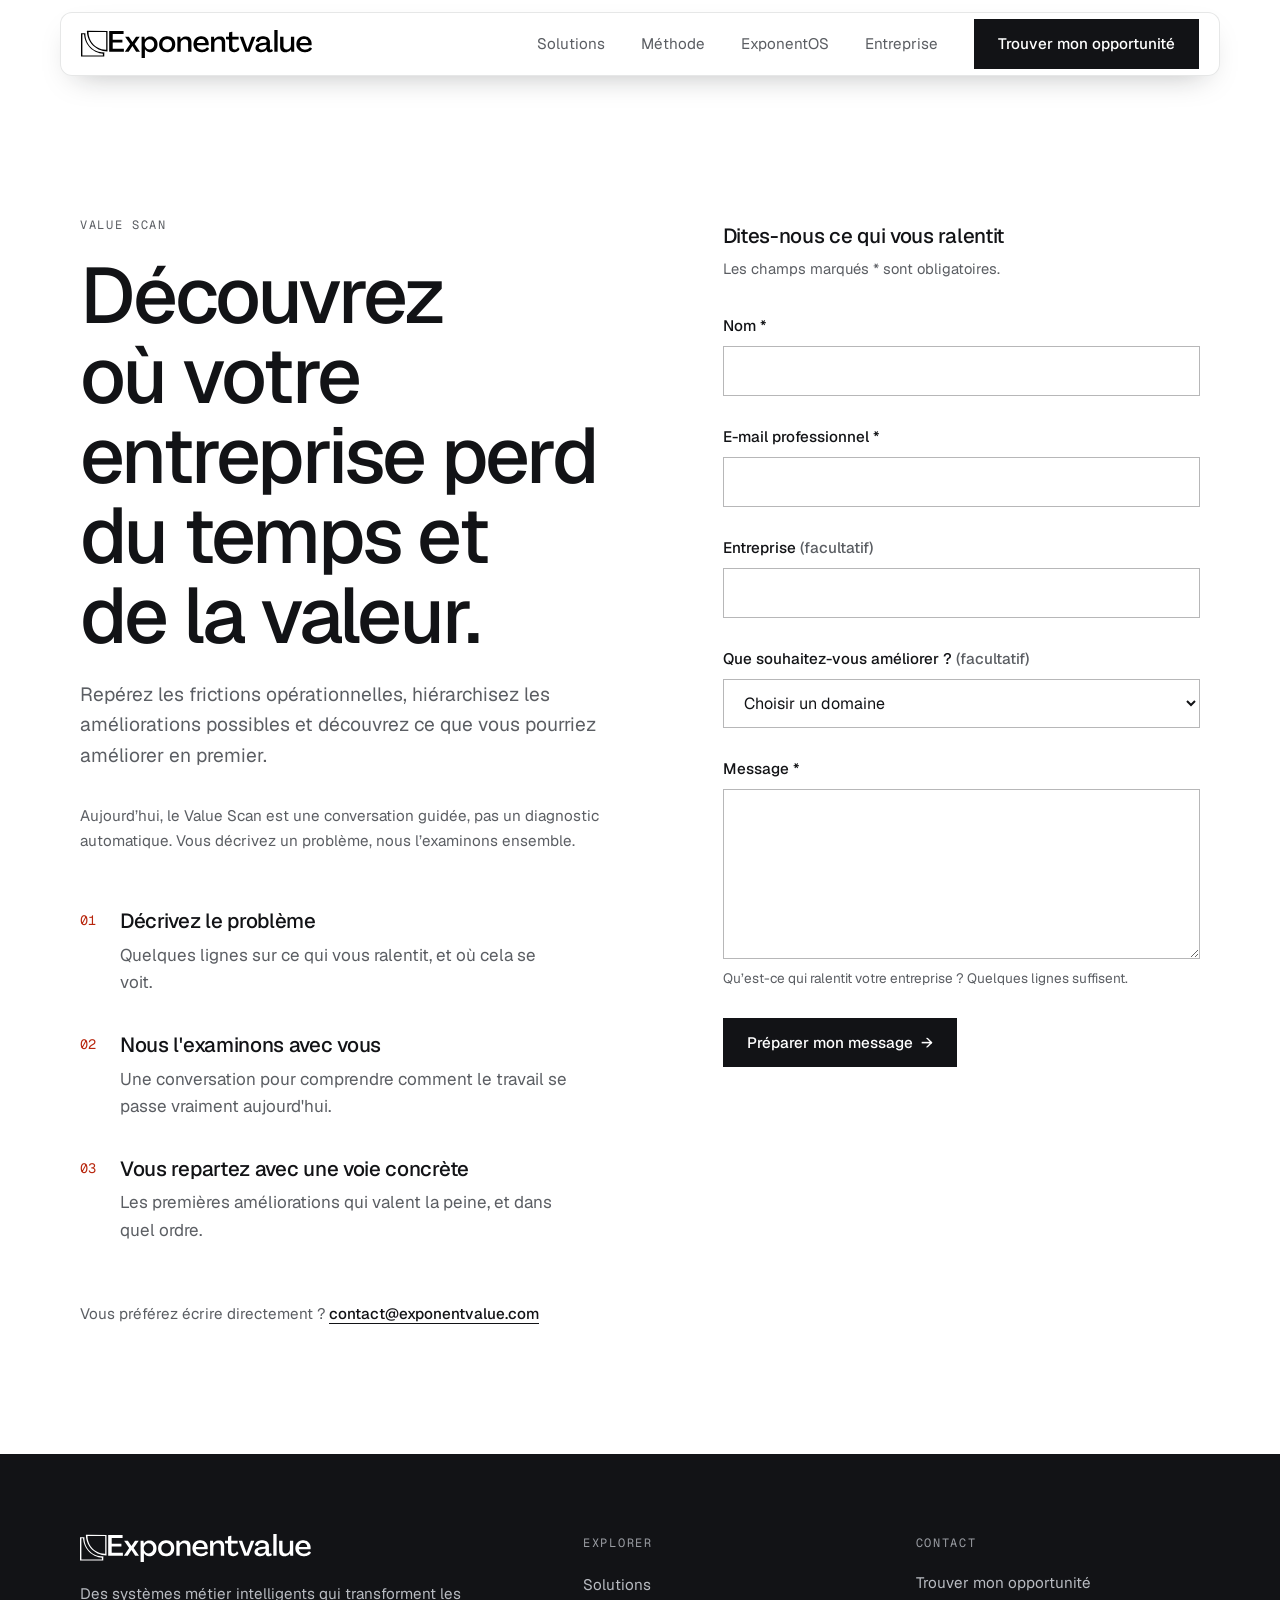
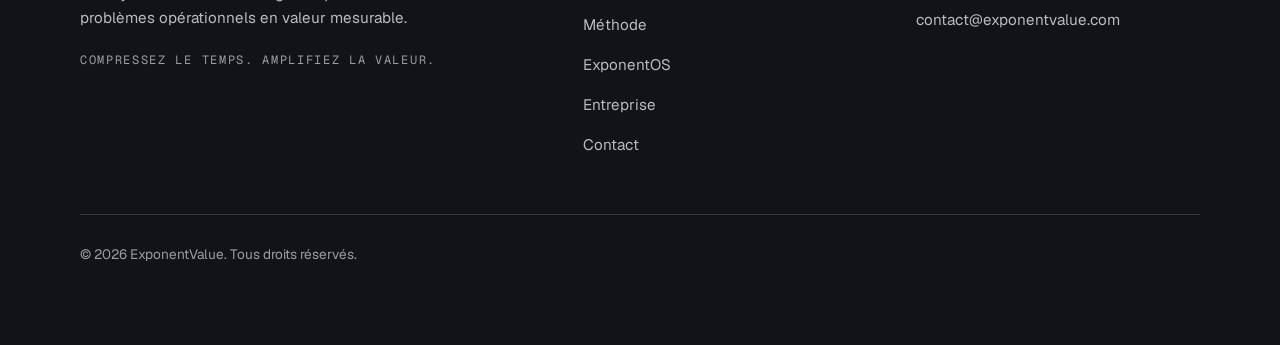
<file: contact/index.html>
<!DOCTYPE html><html lang="fr" class="geistsans_d5a4f12f-module__Ur3q_a__variable geistmono_157ca88a-module__iaM1Ya__variable h-full antialiased"><head><meta charSet="utf-8"/><meta name="viewport" content="width=device-width, initial-scale=1"/><link rel="preload" href="/_next/static/media/GeistMono_Variable.p.3ms9vq719j3f8.woff2" as="font" crossorigin="" type="font/woff2"/><link rel="preload" href="/_next/static/media/Geist_Variable-s.p.0mrjj4bg00-he.woff2" as="font" crossorigin="" type="font/woff2"/><link rel="preload" as="image" href="/logo-black.svg"/><link rel="preload" as="image" href="/logo-white.svg"/><link rel="stylesheet" href="/_next/static/chunks/2monj7xh8g951.css" data-precedence="next"/><link rel="preload" as="script" fetchPriority="low" href="/_next/static/chunks/0iq1i69206cyl.js"/><script src="/_next/static/chunks/27jktro2p5rq9.js" async=""></script><script src="/_next/static/chunks/14ky3lzzqsaw3.js" async=""></script><script src="/_next/static/chunks/0iec5q4ack_04.js" async=""></script><script src="/_next/static/chunks/turbopack-0s4st_y0ucgpp.js" async=""></script><script src="/_next/static/chunks/1x3l7pf1bll4r.js" async=""></script><script src="/_next/static/chunks/05-c3ty_6dwfk.js" async=""></script><script src="/_next/static/chunks/14mrh2-p_w84d.js" async=""></script><script src="/_next/static/chunks/11ih_-no4n3o1.js" async=""></script><meta name="next-size-adjust" content=""/><meta name="theme-color" content="#121316"/><title>Value Scan et contact — ExponentValue</title><meta name="description" content="Découvrez où votre entreprise perd du temps et de la valeur. Décrivez-nous un problème opérationnel, nous l&#x27;examinerons ensemble."/><link rel="manifest" href="/manifest.webmanifest"/><link rel="canonical" href="https://exponentvalue.com/contact/"/><meta property="og:title" content="Value Scan et contact — ExponentValue"/><meta property="og:description" content="Découvrez où votre entreprise perd du temps et de la valeur. Décrivez-nous un problème opérationnel, nous l&#x27;examinerons ensemble."/><meta property="og:url" content="https://exponentvalue.com/contact/"/><meta property="og:site_name" content="ExponentValue"/><meta property="og:locale" content="fr_FR"/><meta property="og:type" content="website"/><meta name="twitter:card" content="summary_large_image"/><meta name="twitter:title" content="Value Scan et contact — ExponentValue"/><meta name="twitter:description" content="Découvrez où votre entreprise perd du temps et de la valeur. Décrivez-nous un problème opérationnel, nous l&#x27;examinerons ensemble."/><link rel="icon" href="/favicon.ico?favicon.29ed_5eb4mu-z.ico" sizes="48x48" type="image/x-icon"/><link rel="icon" href="/icon.svg?icon.3gt16459l6rjc.svg" sizes="any" type="image/svg+xml"/><link rel="apple-touch-icon" href="/apple-icon.png?apple-icon.2i6vv2ck_z6_0.png" sizes="180x180" type="image/png"/><script src="/_next/static/chunks/0cz1d0mv5g_q7.js" noModule=""></script></head><body class="flex min-h-full flex-col"><div hidden=""><!--$--><!--/$--></div><a href="#main" class="sr-only focus:not-sr-only focus:fixed focus:left-4 focus:top-4 focus:z-[60] focus:bg-ink focus:px-4 focus:py-3 focus:text-paper">Aller au contenu</a><header class="pointer-events-none fixed inset-x-0 top-0 z-50 pt-3"><div class="mx-auto w-full max-w-[1680px] px-6 sm:px-10 lg:px-14 xl:px-20 "><div class="pointer-events-auto -mx-3 flex h-16 items-center justify-between rounded-xl border px-3 backdrop-blur-xl backdrop-saturate-150 transition-[background-color,border-color,box-shadow] duration-300 sm:-mx-5 sm:px-5 border-ink/10 bg-glass-light shadow-[0_12px_32px_-16px_rgb(18_19_22/0.35)]"><a aria-label="ExponentValue — accueil" class="relative block" href="/"><img alt="" width="232" height="28" decoding="async" data-nimg="1" class="h-7 w-auto transition-opacity duration-300 opacity-100" style="color:transparent" src="/logo-black.svg"/><img alt="" width="232" height="28" decoding="async" data-nimg="1" class="h-7 w-auto absolute inset-0 transition-opacity duration-300 opacity-0" style="color:transparent" src="/logo-white.svg"/></a><nav aria-label="Navigation principale" class="hidden items-center gap-9 lg:flex"><a class="py-2 text-[0.95rem] transition-colors duration-300 underline decoration-1 underline-offset-[10px] focus-visible:outline-none text-muted decoration-transparent hover:text-ink focus-visible:decoration-ink" href="/solutions/">Solutions</a><a class="py-2 text-[0.95rem] transition-colors duration-300 underline decoration-1 underline-offset-[10px] focus-visible:outline-none text-muted decoration-transparent hover:text-ink focus-visible:decoration-ink" href="/methode/">Méthode</a><a class="py-2 text-[0.95rem] transition-colors duration-300 underline decoration-1 underline-offset-[10px] focus-visible:outline-none text-muted decoration-transparent hover:text-ink focus-visible:decoration-ink" href="/exponentos/">ExponentOS</a><a class="py-2 text-[0.95rem] transition-colors duration-300 underline decoration-1 underline-offset-[10px] focus-visible:outline-none text-muted decoration-transparent hover:text-ink focus-visible:decoration-ink" href="/entreprise/">Entreprise</a><a class="inline-flex min-h-12 items-center justify-center gap-2 px-6 py-3 text-[0.95rem] font-medium transition-colors duration-150 bg-ink text-paper hover:bg-ink-2 min-h-11 px-5 py-2.5" href="/contact/">Trouver mon opportunité</a></nav><button type="button" class="flex h-11 w-11 flex-col items-center justify-center gap-1.5 lg:hidden" aria-expanded="false" aria-controls="mobile-menu" aria-label="Ouvrir le menu"><span class="h-0.5 w-6 transition-[transform,background-color] duration-150 bg-ink "></span><span class="h-0.5 w-6 transition-[transform,background-color] duration-150 bg-ink "></span></button></div></div></header><main id="main" class="flex-1"><section aria-labelledby="contact-title" class="bg-paper text-ink "><div class="mx-auto w-full max-w-[1680px] px-6 sm:px-10 lg:px-14 xl:px-20 py-20 md:py-28 lg:py-32"><div class="grid gap-20 lg:grid-cols-[1fr_0.9fr] lg:gap-28"><div><div class="max-w-4xl "><p class="font-mono text-[0.75rem] uppercase tracking-[0.14em] text-muted">Value Scan</p><h1 id="contact-title" class="t-display mt-5 text-ink">Découvrez où votre entreprise perd du temps et de la valeur.</h1><p class="lead mt-6 max-w-2xl text-muted">Repérez les frictions opérationnelles, hiérarchisez les améliorations possibles et découvrez ce que vous pourriez améliorer en premier.</p></div><p class="mt-8 max-w-xl text-[0.95rem] leading-relaxed text-muted">Aujourd’hui, le Value Scan est une conversation guidée, pas un diagnostic automatique. Vous décrivez un problème, nous l’examinons ensemble.</p><ol class="mt-14 space-y-9"><li class="flex gap-6"><span class="font-mono text-[0.85rem] text-accent-deep">01</span><div><h2 class="t-h3">Décrivez le problème</h2><p class="mt-2 max-w-md leading-relaxed text-muted">Quelques lignes sur ce qui vous ralentit, et où cela se voit.</p></div></li><li class="flex gap-6"><span class="font-mono text-[0.85rem] text-accent-deep">02</span><div><h2 class="t-h3">Nous l&#x27;examinons avec vous</h2><p class="mt-2 max-w-md leading-relaxed text-muted">Une conversation pour comprendre comment le travail se passe vraiment aujourd&#x27;hui.</p></div></li><li class="flex gap-6"><span class="font-mono text-[0.85rem] text-accent-deep">03</span><div><h2 class="t-h3">Vous repartez avec une voie concrète</h2><p class="mt-2 max-w-md leading-relaxed text-muted">Les premières améliorations qui valent la peine, et dans quel ordre.</p></div></li></ol><p class="mt-14 text-[0.95rem] text-muted">Vous préférez écrire directement ?<!-- --> <a href="mailto:contact@exponentvalue.com" class="font-medium text-ink underline underline-offset-4">contact@exponentvalue.com</a></p></div><div class="lg:pt-2"><h2 class="t-h3">Dites-nous ce qui vous ralentit</h2><p class="mt-2 text-[0.92rem] text-muted">Les champs marqués * sont obligatoires.</p><div class="mt-8"><form noValidate="" class="space-y-7"><div><label for="name" class="block text-[0.95rem] font-medium">Nom <span aria-hidden="true">*</span></label><input id="name" type="text" autoComplete="name" aria-required="true" class="mt-2 block w-full border bg-paper px-4 py-3 text-base text-ink placeholder:text-muted/70 border-ink/30 hover:border-ink" name="name" value=""/></div><div><label for="email" class="block text-[0.95rem] font-medium">E-mail professionnel <span aria-hidden="true">*</span></label><input id="email" type="email" autoComplete="email" aria-required="true" class="mt-2 block w-full border bg-paper px-4 py-3 text-base text-ink placeholder:text-muted/70 border-ink/30 hover:border-ink" name="email" value=""/></div><div><label for="company" class="block text-[0.95rem] font-medium">Entreprise <span class="text-muted">(facultatif)</span></label><input id="company" type="text" autoComplete="organization" class="mt-2 block w-full border bg-paper px-4 py-3 text-base text-ink placeholder:text-muted/70 border-ink/30 hover:border-ink" name="company" value=""/></div><div><label for="area" class="block text-[0.95rem] font-medium">Que souhaitez-vous améliorer ?<!-- --> <span class="text-muted">(facultatif)</span></label><select id="area" name="area" class="mt-2 block w-full border bg-paper px-4 py-3 text-base text-ink placeholder:text-muted/70 border-ink/30 hover:border-ink"><option value="" selected="">Choisir un domaine</option><option value="Systèmes financiers">Systèmes financiers</option><option value="Systèmes opérationnels">Systèmes opérationnels</option><option value="Ventes et relation client">Ventes et relation client</option><option value="Gestion documentaire">Gestion documentaire</option><option value="Pilotage et décision">Pilotage et décision</option><option value="Applications sur mesure">Applications sur mesure</option><option value="Je ne sais pas encore">Je ne sais pas encore</option></select></div><div><label for="message" class="block text-[0.95rem] font-medium">Message <span aria-hidden="true">*</span></label><textarea id="message" name="message" rows="6" maxLength="1500" aria-required="true" class="mt-2 block w-full border bg-paper px-4 py-3 text-base text-ink placeholder:text-muted/70 border-ink/30 hover:border-ink"></textarea><p class="mt-2 text-[0.85rem] text-muted">Qu’est-ce qui ralentit votre entreprise ? Quelques lignes suffisent.</p></div><button type="submit" class="inline-flex min-h-12 items-center justify-center gap-2 px-6 py-3 text-[0.95rem] font-medium transition-colors duration-150 bg-ink text-paper hover:bg-ink-2">Préparer mon message<span aria-hidden="true">→</span></button><div role="status" aria-live="polite"></div></form></div></div></div></div></section><!--$--><!--/$--></main><footer data-nav-theme="dark" class="bg-ink text-on-dark"><div class="mx-auto w-full max-w-[1680px] px-6 sm:px-10 lg:px-14 xl:px-20 py-16 md:py-20"><div class="grid gap-12 md:grid-cols-[1.6fr_1fr_1fr]"><div><img alt="ExponentValue" width="232" height="28" decoding="async" data-nimg="1" class="h-7 w-auto " style="color:transparent" src="/logo-white.svg"/><p class="mt-5 max-w-sm text-[0.95rem] leading-relaxed">Des systèmes métier intelligents qui transforment les problèmes opérationnels en valeur mesurable.</p><p class="mt-5 font-mono text-[0.75rem] uppercase tracking-[0.14em] text-faint">Compressez le temps. Amplifiez la valeur.</p></div><nav aria-label="Pied de page"><p class="font-mono text-[0.75rem] uppercase tracking-[0.14em] text-faint">Explorer</p><ul class="mt-4 space-y-3"><li><a class="text-[0.95rem] transition-colors duration-150 hover:text-paper" href="/solutions/">Solutions</a></li><li><a class="text-[0.95rem] transition-colors duration-150 hover:text-paper" href="/methode/">Méthode</a></li><li><a class="text-[0.95rem] transition-colors duration-150 hover:text-paper" href="/exponentos/">ExponentOS</a></li><li><a class="text-[0.95rem] transition-colors duration-150 hover:text-paper" href="/entreprise/">Entreprise</a></li><li><a class="text-[0.95rem] transition-colors duration-150 hover:text-paper" href="/contact/">Contact</a></li></ul></nav><div><p class="font-mono text-[0.75rem] uppercase tracking-[0.14em] text-faint">Contact</p><ul class="mt-4 space-y-3 text-[0.95rem]"><li><a class="transition-colors duration-150 hover:text-paper" href="/contact/">Trouver mon opportunité</a></li><li><a href="mailto:contact@exponentvalue.com" class="transition-colors duration-150 hover:text-paper">contact@exponentvalue.com</a></li></ul></div></div><div class="mt-14 border-t border-line-dark pt-7 text-[0.85rem] text-faint">© <!-- -->2026<!-- --> ExponentValue. Tous droits réservés.</div></div></footer><script type="application/ld+json">{"@context":"https://schema.org","@type":"Organization","name":"ExponentValue","url":"https://exponentvalue.com","logo":"https://exponentvalue.com/icon-512.png","description":"ExponentValue transforme les problèmes opérationnels des entreprises en systèmes intelligents qui créent une valeur mesurable."}</script><script src="/_next/static/chunks/0iq1i69206cyl.js" id="_R_" async=""></script><script>(self.__next_f=self.__next_f||[]).push([0])</script><script>self.__next_f.push([1,"1:\"$Sreact.fragment\"\n2:I[42724,[\"/_next/static/chunks/1x3l7pf1bll4r.js\"],\"default\"]\n3:I[39756,[\"/_next/static/chunks/05-c3ty_6dwfk.js\",\"/_next/static/chunks/14mrh2-p_w84d.js\"],\"default\"]\n4:I[37457,[\"/_next/static/chunks/05-c3ty_6dwfk.js\",\"/_next/static/chunks/14mrh2-p_w84d.js\"],\"default\"]\n5:I[22016,[\"/_next/static/chunks/1x3l7pf1bll4r.js\"],\"\"]\n6:I[5500,[\"/_next/static/chunks/1x3l7pf1bll4r.js\"],\"Image\"]\nf:I[68027,[\"/_next/static/chunks/1x3l7pf1bll4r.js\"],\"default\",1]\n:HL[\"/_next/static/chunks/2monj7xh8g951.css\",\"style\"]\n:HL[\"/_next/static/media/GeistMono_Variable.p.3ms9vq719j3f8.woff2\",\"font\",{\"crossOrigin\":\"\",\"type\":\"font/woff2\"}]\n:HL[\"/_next/static/media/Geist_Variable-s.p.0mrjj4bg00-he.woff2\",\"font\",{\"crossOrigin\":\"\",\"type\":\"font/woff2\"}]\n"])</script><script>self.__next_f.push([1,"0:{\"P\":null,\"c\":[\"\",\"contact\",\"\"],\"q\":\"\",\"i\":false,\"f\":[[[\"\",{\"children\":[\"contact\",{\"children\":[\"__PAGE__\",{}]}]},\"$undefined\",\"$undefined\",16],[[\"$\",\"$1\",\"c\",{\"children\":[[[\"$\",\"link\",\"0\",{\"rel\":\"stylesheet\",\"href\":\"/_next/static/chunks/2monj7xh8g951.css\",\"precedence\":\"next\",\"crossOrigin\":\"$undefined\",\"nonce\":\"$undefined\"}],[\"$\",\"script\",\"script-0\",{\"src\":\"/_next/static/chunks/1x3l7pf1bll4r.js\",\"async\":true,\"nonce\":\"$undefined\"}]],[\"$\",\"html\",null,{\"lang\":\"fr\",\"className\":\"geistsans_d5a4f12f-module__Ur3q_a__variable geistmono_157ca88a-module__iaM1Ya__variable h-full antialiased\",\"children\":[\"$\",\"body\",null,{\"className\":\"flex min-h-full flex-col\",\"children\":[[\"$\",\"a\",null,{\"href\":\"#main\",\"className\":\"sr-only focus:not-sr-only focus:fixed focus:left-4 focus:top-4 focus:z-[60] focus:bg-ink focus:px-4 focus:py-3 focus:text-paper\",\"children\":\"Aller au contenu\"}],[\"$\",\"$L2\",null,{}],[\"$\",\"main\",null,{\"id\":\"main\",\"className\":\"flex-1\",\"children\":[\"$\",\"$L3\",null,{\"parallelRouterKey\":\"children\",\"error\":\"$undefined\",\"errorStyles\":\"$undefined\",\"errorScripts\":\"$undefined\",\"template\":[\"$\",\"$L4\",null,{}],\"templateStyles\":\"$undefined\",\"templateScripts\":\"$undefined\",\"notFound\":[[\"$\",\"section\",null,{\"id\":\"$undefined\",\"aria-labelledby\":\"notfound-title\",\"data-nav-theme\":\"$undefined\",\"className\":\"bg-paper text-ink \",\"children\":[\"$\",\"div\",null,{\"className\":\"mx-auto w-full max-w-[1680px] px-6 sm:px-10 lg:px-14 xl:px-20 py-20 md:py-28 lg:py-32\",\"children\":[[\"$\",\"div\",null,{\"className\":\"max-w-4xl \",\"children\":[[\"$\",\"p\",null,{\"className\":\"font-mono text-[0.75rem] uppercase tracking-[0.14em] text-muted\",\"children\":\"404\"}],[\"$\",\"h1\",null,{\"id\":\"notfound-title\",\"className\":\"t-display mt-5 text-ink\",\"children\":\"Cette page n'existe pas.\"}],[\"$\",\"p\",null,{\"className\":\"lead mt-6 max-w-2xl text-muted\",\"children\":\"Le lien est peut-être périmé, ou la page a changé d’adresse. Repartez de l’accueil.\"}]]}],[\"$\",\"div\",null,{\"className\":\"mt-12 flex flex-col gap-4 sm:flex-row\",\"children\":[[\"$\",\"$L5\",null,{\"href\":\"/\",\"className\":\"inline-flex min-h-12 items-center justify-center gap-2 px-6 py-3 text-[0.95rem] font-medium transition-colors duration-150 bg-ink text-paper hover:bg-ink-2\",\"children\":[\"Retour à l’accueil\",[\"$\",\"span\",null,{\"aria-hidden\":\"true\",\"children\":\"→\"}]]}],[\"$\",\"$L5\",null,{\"href\":\"/solutions/\",\"className\":\"inline-flex min-h-12 items-center justify-center gap-2 px-6 py-3 text-[0.95rem] font-medium transition-colors duration-150 border border-ink text-ink hover:bg-ink hover:text-paper\",\"children\":[\"Découvrir nos solutions\",[\"$\",\"span\",null,{\"aria-hidden\":\"true\",\"children\":\"→\"}]]}]]}]]}]}],[]],\"forbidden\":\"$undefined\",\"unauthorized\":\"$undefined\"}]}],[\"$\",\"footer\",null,{\"data-nav-theme\":\"dark\",\"className\":\"bg-ink text-on-dark\",\"children\":[\"$\",\"div\",null,{\"className\":\"mx-auto w-full max-w-[1680px] px-6 sm:px-10 lg:px-14 xl:px-20 py-16 md:py-20\",\"children\":[[\"$\",\"div\",null,{\"className\":\"grid gap-12 md:grid-cols-[1.6fr_1fr_1fr]\",\"children\":[[\"$\",\"div\",null,{\"children\":[[\"$\",\"$L6\",null,{\"src\":\"/logo-white.svg\",\"alt\":\"ExponentValue\",\"width\":232,\"height\":28,\"priority\":true,\"className\":\"h-7 w-auto \"}],[\"$\",\"p\",null,{\"className\":\"mt-5 max-w-sm text-[0.95rem] leading-relaxed\",\"children\":\"Des systèmes métier intelligents qui transforment les problèmes opérationnels en valeur mesurable.\"}],[\"$\",\"p\",null,{\"className\":\"mt-5 font-mono text-[0.75rem] uppercase tracking-[0.14em] text-faint\",\"children\":\"Compressez le temps. Amplifiez la valeur.\"}]]}],[\"$\",\"nav\",null,{\"aria-label\":\"Pied de page\",\"children\":[[\"$\",\"p\",null,{\"className\":\"font-mono text-[0.75rem] uppercase tracking-[0.14em] text-faint\",\"children\":\"Explorer\"}],[\"$\",\"ul\",null,{\"className\":\"mt-4 space-y-3\",\"children\":[[\"$\",\"li\",\"/solutions/\",{\"children\":[\"$\",\"$L5\",null,{\"href\":\"/solutions/\",\"className\":\"text-[0.95rem] transition-colors duration-150 hover:text-paper\",\"children\":\"Solutions\"}]}],[\"$\",\"li\",\"/methode/\",{\"children\":[\"$\",\"$L5\",null,{\"href\":\"/methode/\",\"className\":\"text-[0.95rem] transition-colors duration-150 hover:text-paper\",\"children\":\"Méthode\"}]}],[\"$\",\"li\",\"/exponentos/\",{\"children\":[\"$\",\"$L5\",null,{\"href\":\"/exponentos/\",\"className\":\"text-[0.95rem] transition-colors duration-150 hover:text-paper\",\"children\":\"ExponentOS\"}]}],[\"$\",\"li\",\"/entreprise/\",{\"children\":[\"$\",\"$L5\",null,{\"href\":\"/entreprise/\",\"className\":\"text-[0.95rem] transition-colors duration-150 hover:text-paper\",\"children\":\"Entreprise\"}]}],\"$L7\"]}]]}],\"$L8\"]}],\"$L9\"]}]}],\"$La\"]}]}]]}],{\"children\":[\"$Lb\",{\"children\":[\"$Lc\",{},null,false,null]},null,false,\"$@d\"]},null,false,null],\"$Le\",false]],\"m\":\"$undefined\",\"G\":[\"$f\",[\"$L10\"]],\"S\":true,\"h\":null,\"s\":\"$undefined\",\"l\":\"$undefined\",\"p\":\"$undefined\",\"d\":\"$undefined\",\"b\":\"0waXm6dviwlY0Xs5PsL77\"}\n"])</script><script>self.__next_f.push([1,"11:I[33128,[\"/_next/static/chunks/1x3l7pf1bll4r.js\",\"/_next/static/chunks/11ih_-no4n3o1.js\"],\"default\"]\n12:I[97367,[\"/_next/static/chunks/05-c3ty_6dwfk.js\",\"/_next/static/chunks/14mrh2-p_w84d.js\"],\"OutletBoundary\"]\n13:\"$Sreact.suspense\"\n16:I[97367,[\"/_next/static/chunks/05-c3ty_6dwfk.js\",\"/_next/static/chunks/14mrh2-p_w84d.js\"],\"ViewportBoundary\"]\n18:I[97367,[\"/_next/static/chunks/05-c3ty_6dwfk.js\",\"/_next/static/chunks/14mrh2-p_w84d.js\"],\"MetadataBoundary\"]\n7:[\"$\",\"li\",\"/contact/\",{\"children\":[\"$\",\"$L5\",null,{\"href\":\"/contact/\",\"className\":\"text-[0.95rem] transition-colors duration-150 hover:text-paper\",\"children\":\"Contact\"}]}]\n8:[\"$\",\"div\",null,{\"children\":[[\"$\",\"p\",null,{\"className\":\"font-mono text-[0.75rem] uppercase tracking-[0.14em] text-faint\",\"children\":\"Contact\"}],[\"$\",\"ul\",null,{\"className\":\"mt-4 space-y-3 text-[0.95rem]\",\"children\":[[\"$\",\"li\",null,{\"children\":[\"$\",\"$L5\",null,{\"href\":\"/contact/\",\"className\":\"transition-colors duration-150 hover:text-paper\",\"children\":\"Trouver mon opportunité\"}]}],[\"$\",\"li\",null,{\"children\":[\"$\",\"a\",null,{\"href\":\"mailto:contact@exponentvalue.com\",\"className\":\"transition-colors duration-150 hover:text-paper\",\"children\":\"contact@exponentvalue.com\"}]}]]}]]}]\n9:[\"$\",\"div\",null,{\"className\":\"mt-14 border-t border-line-dark pt-7 text-[0.85rem] text-faint\",\"children\":[\"© \",2026,\" ExponentValue. Tous droits réservés.\"]}]\na:[\"$\",\"script\",null,{\"type\":\"application/ld+json\",\"dangerouslySetInnerHTML\":{\"__html\":\"{\\\"@context\\\":\\\"https://schema.org\\\",\\\"@type\\\":\\\"Organization\\\",\\\"name\\\":\\\"ExponentValue\\\",\\\"url\\\":\\\"https://exponentvalue.com\\\",\\\"logo\\\":\\\"https://exponentvalue.com/icon-512.png\\\",\\\"description\\\":\\\"ExponentValue transforme les problèmes opérationnels des entreprises en systèmes intelligents qui créent une valeur mesurable.\\\"}\"}}]\nb:[\"$\",\"$1\",\"c\",{\"children\":[null,[\"$\",\"$L3\",null,{\"parallelRouterKey\":\"children\",\"error\":\"$undefined\",\"errorStyles\":\"$undefined\",\"errorScripts\":\"$undefined\",\"template\":[\"$\",\"$L4\",null,{}],\"templateStyles\":\"$undefined\",\"templateScripts\":\"$undefined\",\"notFound\":\"$undefined\",\"forbidden\":\"$undefined\",\"unauthorized\":\"$undefined\"}]]}]\n"])</script><script>self.__next_f.push([1,"c:[\"$\",\"$1\",\"c\",{\"children\":[[\"$\",\"section\",null,{\"id\":\"$undefined\",\"aria-labelledby\":\"contact-title\",\"data-nav-theme\":\"$undefined\",\"className\":\"bg-paper text-ink \",\"children\":[\"$\",\"div\",null,{\"className\":\"mx-auto w-full max-w-[1680px] px-6 sm:px-10 lg:px-14 xl:px-20 py-20 md:py-28 lg:py-32\",\"children\":[\"$\",\"div\",null,{\"className\":\"grid gap-20 lg:grid-cols-[1fr_0.9fr] lg:gap-28\",\"children\":[[\"$\",\"div\",null,{\"children\":[[\"$\",\"div\",null,{\"className\":\"max-w-4xl \",\"children\":[[\"$\",\"p\",null,{\"className\":\"font-mono text-[0.75rem] uppercase tracking-[0.14em] text-muted\",\"children\":\"Value Scan\"}],[\"$\",\"h1\",null,{\"id\":\"contact-title\",\"className\":\"t-display mt-5 text-ink\",\"children\":\"Découvrez où votre entreprise perd du temps et de la valeur.\"}],[\"$\",\"p\",null,{\"className\":\"lead mt-6 max-w-2xl text-muted\",\"children\":\"Repérez les frictions opérationnelles, hiérarchisez les améliorations possibles et découvrez ce que vous pourriez améliorer en premier.\"}]]}],[\"$\",\"p\",null,{\"className\":\"mt-8 max-w-xl text-[0.95rem] leading-relaxed text-muted\",\"children\":\"Aujourd’hui, le Value Scan est une conversation guidée, pas un diagnostic automatique. Vous décrivez un problème, nous l’examinons ensemble.\"}],[\"$\",\"ol\",null,{\"className\":\"mt-14 space-y-9\",\"children\":[[\"$\",\"li\",\"Décrivez le problème\",{\"className\":\"flex gap-6\",\"children\":[[\"$\",\"span\",null,{\"className\":\"font-mono text-[0.85rem] text-accent-deep\",\"children\":\"01\"}],[\"$\",\"div\",null,{\"children\":[[\"$\",\"h2\",null,{\"className\":\"t-h3\",\"children\":\"Décrivez le problème\"}],[\"$\",\"p\",null,{\"className\":\"mt-2 max-w-md leading-relaxed text-muted\",\"children\":\"Quelques lignes sur ce qui vous ralentit, et où cela se voit.\"}]]}]]}],[\"$\",\"li\",\"Nous l'examinons avec vous\",{\"className\":\"flex gap-6\",\"children\":[[\"$\",\"span\",null,{\"className\":\"font-mono text-[0.85rem] text-accent-deep\",\"children\":\"02\"}],[\"$\",\"div\",null,{\"children\":[[\"$\",\"h2\",null,{\"className\":\"t-h3\",\"children\":\"Nous l'examinons avec vous\"}],[\"$\",\"p\",null,{\"className\":\"mt-2 max-w-md leading-relaxed text-muted\",\"children\":\"Une conversation pour comprendre comment le travail se passe vraiment aujourd'hui.\"}]]}]]}],[\"$\",\"li\",\"Vous repartez avec une voie concrète\",{\"className\":\"flex gap-6\",\"children\":[[\"$\",\"span\",null,{\"className\":\"font-mono text-[0.85rem] text-accent-deep\",\"children\":\"03\"}],[\"$\",\"div\",null,{\"children\":[[\"$\",\"h2\",null,{\"className\":\"t-h3\",\"children\":\"Vous repartez avec une voie concrète\"}],[\"$\",\"p\",null,{\"className\":\"mt-2 max-w-md leading-relaxed text-muted\",\"children\":\"Les premières améliorations qui valent la peine, et dans quel ordre.\"}]]}]]}]]}],[\"$\",\"p\",null,{\"className\":\"mt-14 text-[0.95rem] text-muted\",\"children\":[\"Vous préférez écrire directement ?\",\" \",[\"$\",\"a\",null,{\"href\":\"mailto:contact@exponentvalue.com\",\"className\":\"font-medium text-ink underline underline-offset-4\",\"children\":\"contact@exponentvalue.com\"}]]}]]}],[\"$\",\"div\",null,{\"className\":\"lg:pt-2\",\"children\":[[\"$\",\"h2\",null,{\"className\":\"t-h3\",\"children\":\"Dites-nous ce qui vous ralentit\"}],[\"$\",\"p\",null,{\"className\":\"mt-2 text-[0.92rem] text-muted\",\"children\":\"Les champs marqués * sont obligatoires.\"}],[\"$\",\"div\",null,{\"className\":\"mt-8\",\"children\":[\"$\",\"$L11\",null,{}]}]]}]]}]}]}],[[\"$\",\"script\",\"script-0\",{\"src\":\"/_next/static/chunks/11ih_-no4n3o1.js\",\"async\":true,\"nonce\":\"$undefined\"}]],[\"$\",\"$L12\",null,{\"children\":[\"$\",\"$13\",null,{\"name\":\"Next.MetadataOutlet\",\"children\":\"$@14\"}]}]]}]\n"])</script><script>self.__next_f.push([1,"15:[]\nd:\"$W15\"\ne:[\"$\",\"$1\",\"h\",{\"children\":[null,[\"$\",\"$L16\",null,{\"children\":\"$L17\"}],[\"$\",\"div\",null,{\"hidden\":true,\"children\":[\"$\",\"$L18\",null,{\"children\":[\"$\",\"$13\",null,{\"name\":\"Next.Metadata\",\"children\":\"$L19\"}]}]}],[\"$\",\"meta\",null,{\"name\":\"next-size-adjust\",\"content\":\"\"}]]}]\n10:[\"$\",\"link\",\"0\",{\"rel\":\"stylesheet\",\"href\":\"/_next/static/chunks/2monj7xh8g951.css\",\"precedence\":\"next\",\"crossOrigin\":\"$undefined\",\"nonce\":\"$undefined\"}]\n"])</script><script>self.__next_f.push([1,"17:[[\"$\",\"meta\",\"0\",{\"charSet\":\"utf-8\"}],[\"$\",\"meta\",\"1\",{\"name\":\"viewport\",\"content\":\"width=device-width, initial-scale=1\"}],[\"$\",\"meta\",\"2\",{\"name\":\"theme-color\",\"content\":\"#121316\"}]]\n"])</script><script>self.__next_f.push([1,"1a:I[27201,[\"/_next/static/chunks/05-c3ty_6dwfk.js\",\"/_next/static/chunks/14mrh2-p_w84d.js\"],\"IconMark\"]\n14:null\n"])</script><script>self.__next_f.push([1,"19:[[\"$\",\"title\",\"0\",{\"children\":\"Value Scan et contact — ExponentValue\"}],[\"$\",\"meta\",\"1\",{\"name\":\"description\",\"content\":\"Découvrez où votre entreprise perd du temps et de la valeur. Décrivez-nous un problème opérationnel, nous l'examinerons ensemble.\"}],[\"$\",\"link\",\"2\",{\"rel\":\"manifest\",\"href\":\"/manifest.webmanifest\",\"crossOrigin\":\"$undefined\"}],[\"$\",\"link\",\"3\",{\"rel\":\"canonical\",\"href\":\"https://exponentvalue.com/contact/\"}],[\"$\",\"meta\",\"4\",{\"property\":\"og:title\",\"content\":\"Value Scan et contact — ExponentValue\"}],[\"$\",\"meta\",\"5\",{\"property\":\"og:description\",\"content\":\"Découvrez où votre entreprise perd du temps et de la valeur. Décrivez-nous un problème opérationnel, nous l'examinerons ensemble.\"}],[\"$\",\"meta\",\"6\",{\"property\":\"og:url\",\"content\":\"https://exponentvalue.com/contact/\"}],[\"$\",\"meta\",\"7\",{\"property\":\"og:site_name\",\"content\":\"ExponentValue\"}],[\"$\",\"meta\",\"8\",{\"property\":\"og:locale\",\"content\":\"fr_FR\"}],[\"$\",\"meta\",\"9\",{\"property\":\"og:type\",\"content\":\"website\"}],[\"$\",\"meta\",\"10\",{\"name\":\"twitter:card\",\"content\":\"summary_large_image\"}],[\"$\",\"meta\",\"11\",{\"name\":\"twitter:title\",\"content\":\"Value Scan et contact — ExponentValue\"}],[\"$\",\"meta\",\"12\",{\"name\":\"twitter:description\",\"content\":\"Découvrez où votre entreprise perd du temps et de la valeur. Décrivez-nous un problème opérationnel, nous l'examinerons ensemble.\"}],[\"$\",\"link\",\"13\",{\"rel\":\"icon\",\"href\":\"/favicon.ico?favicon.29ed_5eb4mu-z.ico\",\"sizes\":\"48x48\",\"type\":\"image/x-icon\"}],[\"$\",\"link\",\"14\",{\"rel\":\"icon\",\"href\":\"/icon.svg?icon.3gt16459l6rjc.svg\",\"sizes\":\"any\",\"type\":\"image/svg+xml\"}],[\"$\",\"link\",\"15\",{\"rel\":\"apple-touch-icon\",\"href\":\"/apple-icon.png?apple-icon.2i6vv2ck_z6_0.png\",\"sizes\":\"180x180\",\"type\":\"image/png\"}],[\"$\",\"$L1a\",\"16\",{}]]\n"])</script></body></html>
</file>
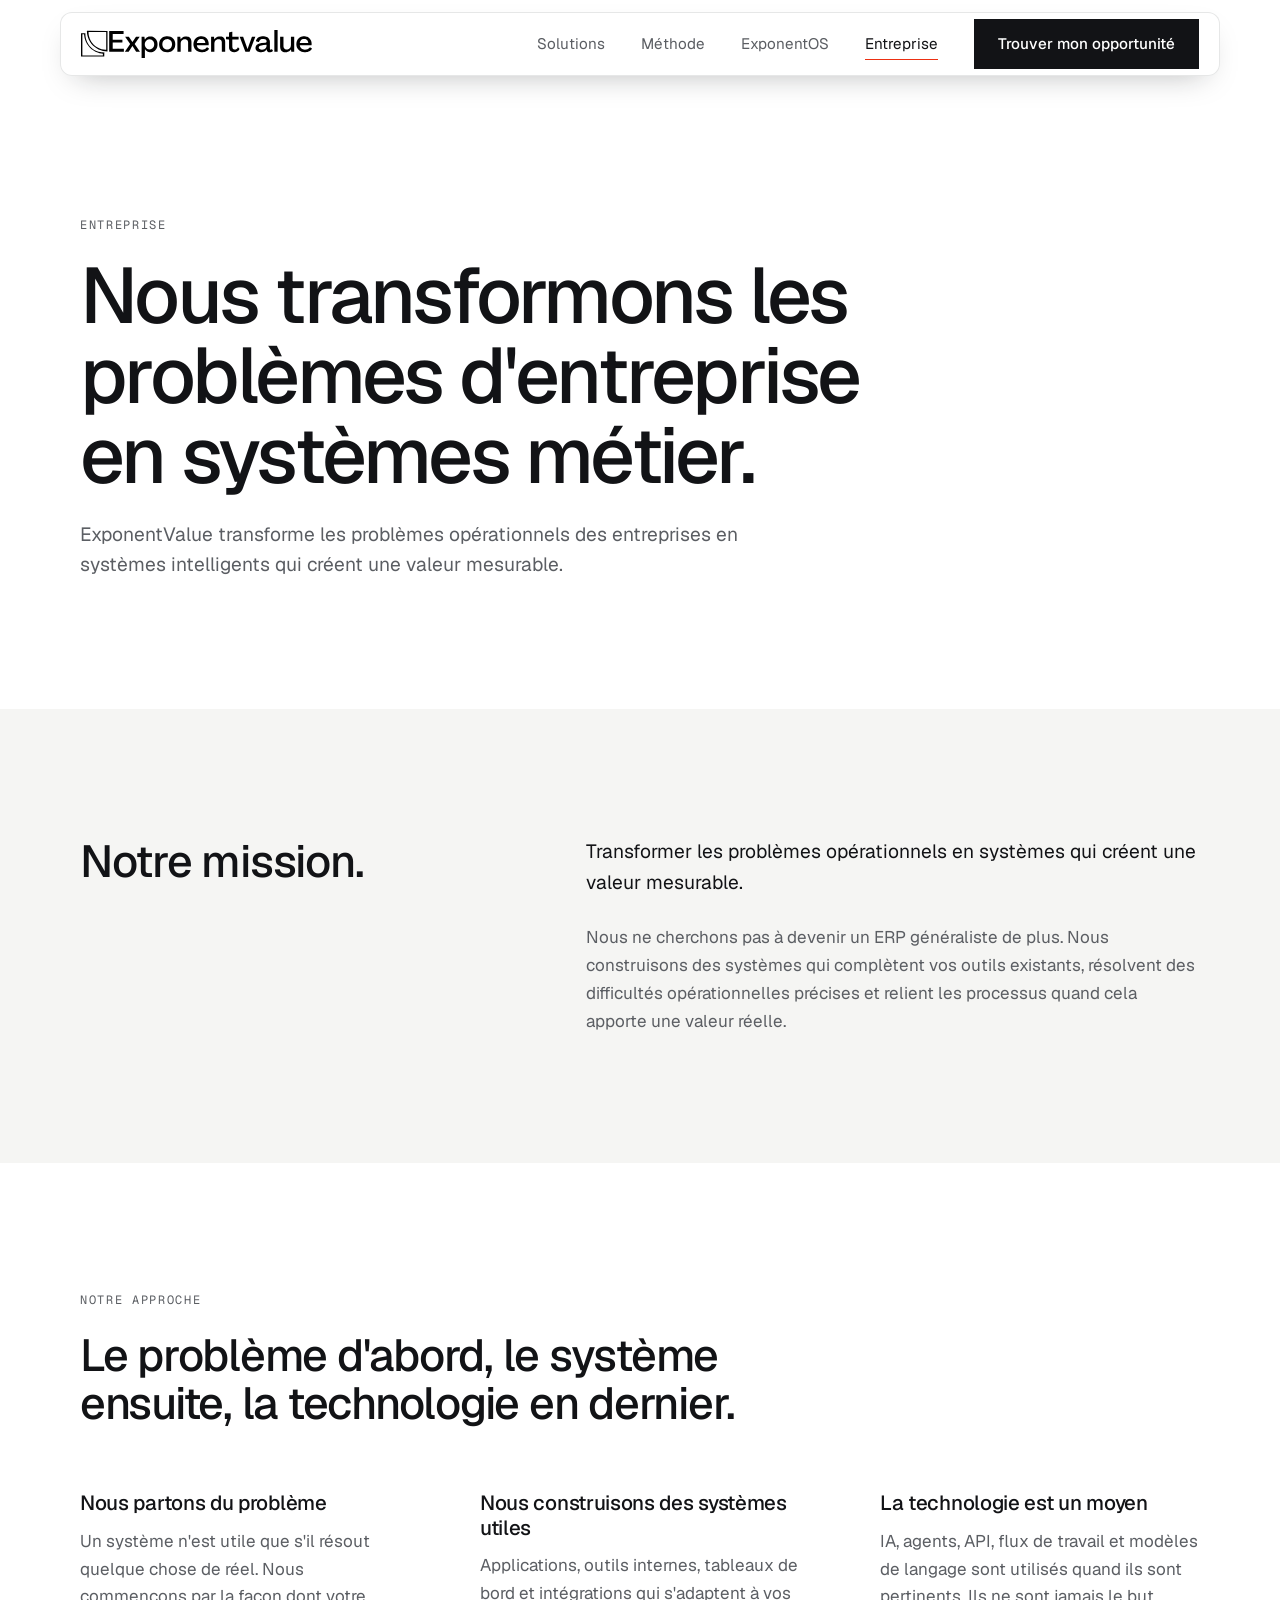
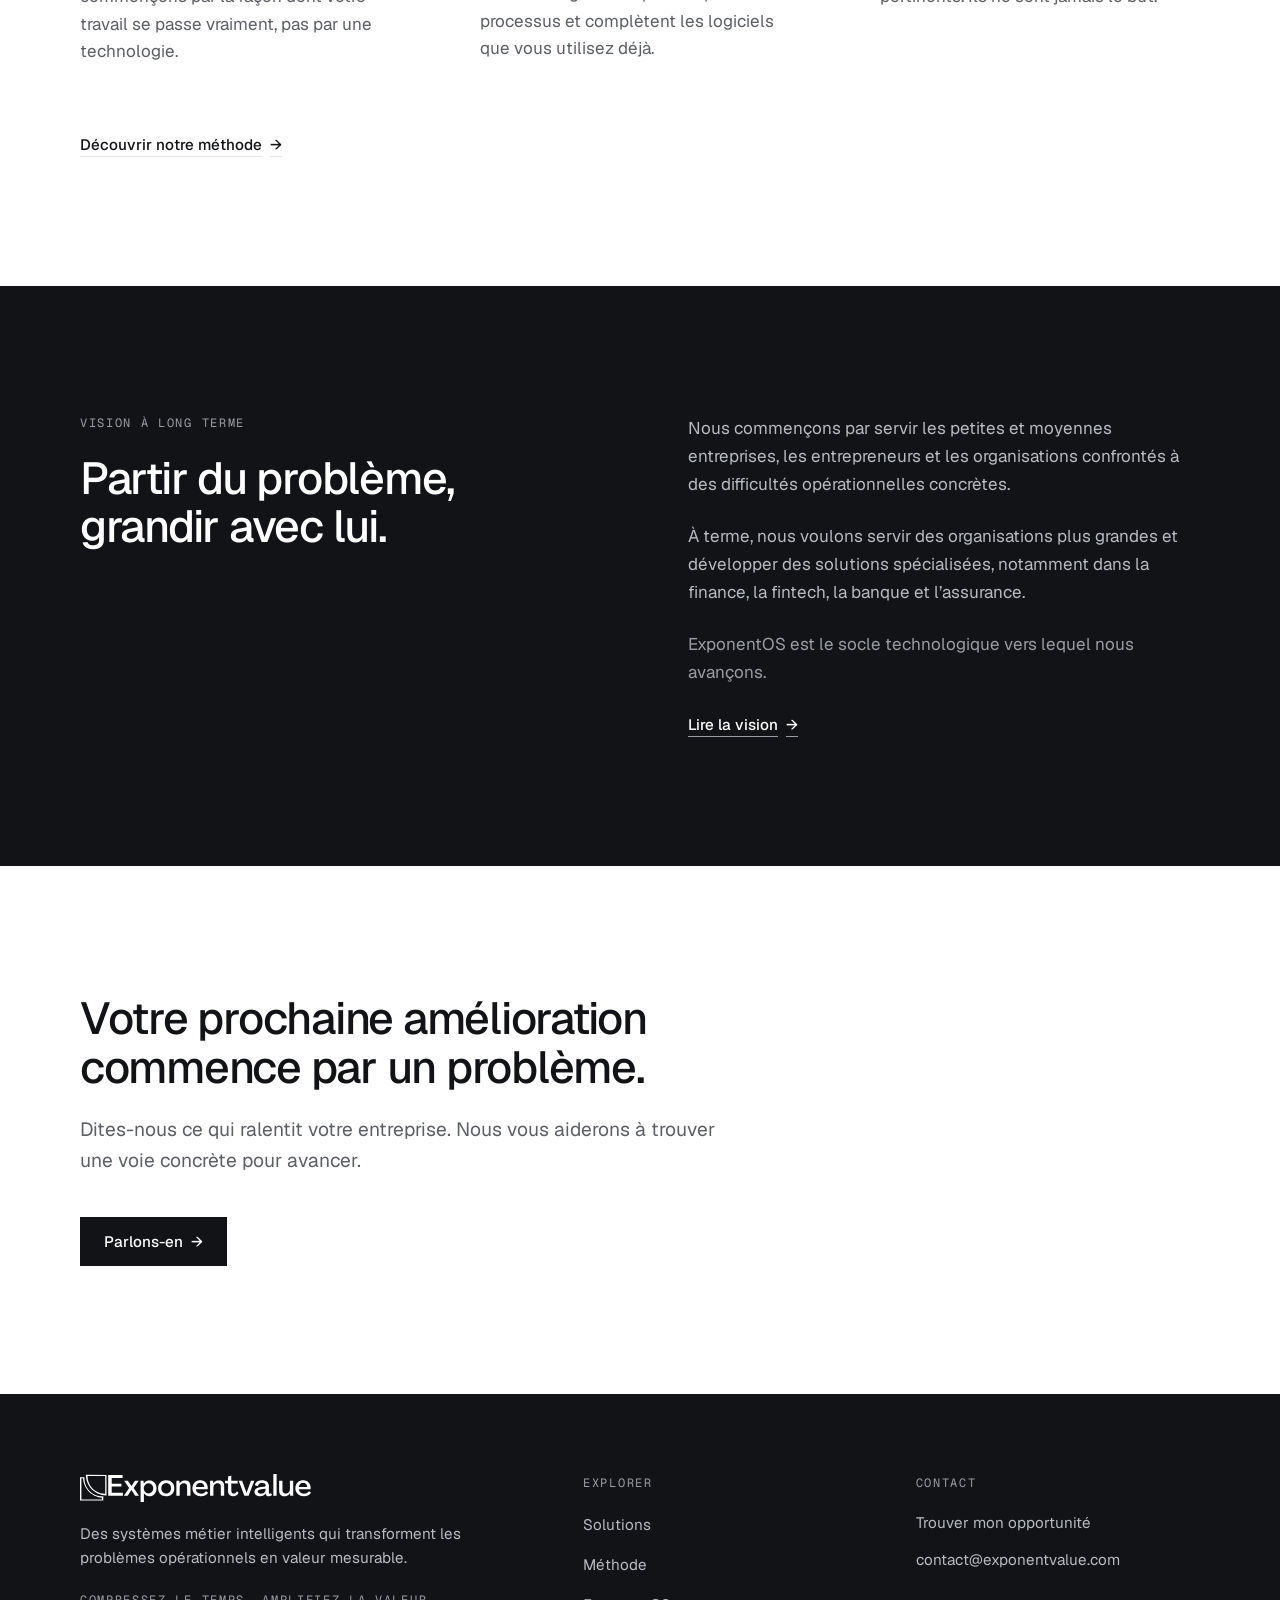
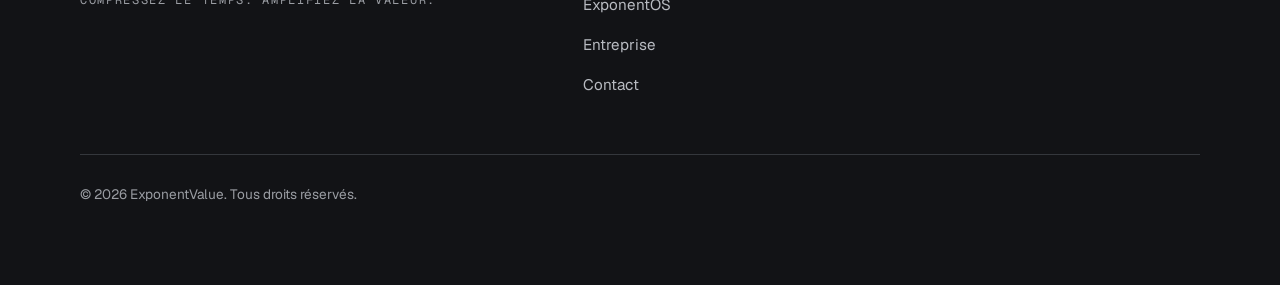
<file: entreprise/index.html>
<!DOCTYPE html><html lang="fr" class="geistsans_d5a4f12f-module__Ur3q_a__variable geistmono_157ca88a-module__iaM1Ya__variable h-full antialiased"><head><meta charSet="utf-8"/><meta name="viewport" content="width=device-width, initial-scale=1"/><link rel="preload" href="/_next/static/media/GeistMono_Variable.p.3ms9vq719j3f8.woff2" as="font" crossorigin="" type="font/woff2"/><link rel="preload" href="/_next/static/media/Geist_Variable-s.p.0mrjj4bg00-he.woff2" as="font" crossorigin="" type="font/woff2"/><link rel="preload" as="image" href="/logo-black.svg"/><link rel="preload" as="image" href="/logo-white.svg"/><link rel="stylesheet" href="/_next/static/chunks/2monj7xh8g951.css" data-precedence="next"/><link rel="preload" as="script" fetchPriority="low" href="/_next/static/chunks/0iq1i69206cyl.js"/><script src="/_next/static/chunks/27jktro2p5rq9.js" async=""></script><script src="/_next/static/chunks/14ky3lzzqsaw3.js" async=""></script><script src="/_next/static/chunks/0iec5q4ack_04.js" async=""></script><script src="/_next/static/chunks/turbopack-0s4st_y0ucgpp.js" async=""></script><script src="/_next/static/chunks/1x3l7pf1bll4r.js" async=""></script><script src="/_next/static/chunks/05-c3ty_6dwfk.js" async=""></script><script src="/_next/static/chunks/14mrh2-p_w84d.js" async=""></script><meta name="next-size-adjust" content=""/><meta name="theme-color" content="#121316"/><title>Entreprise — ExponentValue</title><meta name="description" content="La mission d&#x27;ExponentValue : transformer les problèmes opérationnels en systèmes qui créent une valeur mesurable. Notre approche et notre vision à long terme."/><link rel="manifest" href="/manifest.webmanifest"/><link rel="canonical" href="https://exponentvalue.com/entreprise/"/><meta property="og:title" content="Entreprise — ExponentValue"/><meta property="og:description" content="La mission d&#x27;ExponentValue : transformer les problèmes opérationnels en systèmes qui créent une valeur mesurable. Notre approche et notre vision à long terme."/><meta property="og:url" content="https://exponentvalue.com/entreprise/"/><meta property="og:site_name" content="ExponentValue"/><meta property="og:locale" content="fr_FR"/><meta property="og:type" content="website"/><meta name="twitter:card" content="summary_large_image"/><meta name="twitter:title" content="Entreprise — ExponentValue"/><meta name="twitter:description" content="La mission d&#x27;ExponentValue : transformer les problèmes opérationnels en systèmes qui créent une valeur mesurable. Notre approche et notre vision à long terme."/><link rel="icon" href="/favicon.ico?favicon.29ed_5eb4mu-z.ico" sizes="48x48" type="image/x-icon"/><link rel="icon" href="/icon.svg?icon.3gt16459l6rjc.svg" sizes="any" type="image/svg+xml"/><link rel="apple-touch-icon" href="/apple-icon.png?apple-icon.2i6vv2ck_z6_0.png" sizes="180x180" type="image/png"/><script src="/_next/static/chunks/0cz1d0mv5g_q7.js" noModule=""></script></head><body class="flex min-h-full flex-col"><div hidden=""><!--$--><!--/$--></div><a href="#main" class="sr-only focus:not-sr-only focus:fixed focus:left-4 focus:top-4 focus:z-[60] focus:bg-ink focus:px-4 focus:py-3 focus:text-paper">Aller au contenu</a><header class="pointer-events-none fixed inset-x-0 top-0 z-50 pt-3"><div class="mx-auto w-full max-w-[1680px] px-6 sm:px-10 lg:px-14 xl:px-20 "><div class="pointer-events-auto -mx-3 flex h-16 items-center justify-between rounded-xl border px-3 backdrop-blur-xl backdrop-saturate-150 transition-[background-color,border-color,box-shadow] duration-300 sm:-mx-5 sm:px-5 border-ink/10 bg-glass-light shadow-[0_12px_32px_-16px_rgb(18_19_22/0.35)]"><a aria-label="ExponentValue — accueil" class="relative block" href="/"><img alt="" width="232" height="28" decoding="async" data-nimg="1" class="h-7 w-auto transition-opacity duration-300 opacity-100" style="color:transparent" src="/logo-black.svg"/><img alt="" width="232" height="28" decoding="async" data-nimg="1" class="h-7 w-auto absolute inset-0 transition-opacity duration-300 opacity-0" style="color:transparent" src="/logo-white.svg"/></a><nav aria-label="Navigation principale" class="hidden items-center gap-9 lg:flex"><a class="py-2 text-[0.95rem] transition-colors duration-300 underline decoration-1 underline-offset-[10px] focus-visible:outline-none text-muted decoration-transparent hover:text-ink focus-visible:decoration-ink" href="/solutions/">Solutions</a><a class="py-2 text-[0.95rem] transition-colors duration-300 underline decoration-1 underline-offset-[10px] focus-visible:outline-none text-muted decoration-transparent hover:text-ink focus-visible:decoration-ink" href="/methode/">Méthode</a><a class="py-2 text-[0.95rem] transition-colors duration-300 underline decoration-1 underline-offset-[10px] focus-visible:outline-none text-muted decoration-transparent hover:text-ink focus-visible:decoration-ink" href="/exponentos/">ExponentOS</a><a aria-current="page" class="py-2 text-[0.95rem] transition-colors duration-300 underline decoration-1 underline-offset-[10px] focus-visible:outline-none text-ink decoration-accent" href="/entreprise/">Entreprise</a><a class="inline-flex min-h-12 items-center justify-center gap-2 px-6 py-3 text-[0.95rem] font-medium transition-colors duration-150 bg-ink text-paper hover:bg-ink-2 min-h-11 px-5 py-2.5" href="/contact/">Trouver mon opportunité</a></nav><button type="button" class="flex h-11 w-11 flex-col items-center justify-center gap-1.5 lg:hidden" aria-expanded="false" aria-controls="mobile-menu" aria-label="Ouvrir le menu"><span class="h-0.5 w-6 transition-[transform,background-color] duration-150 bg-ink "></span><span class="h-0.5 w-6 transition-[transform,background-color] duration-150 bg-ink "></span></button></div></div></header><main id="main" class="flex-1"><section aria-labelledby="company-title" class="bg-paper text-ink "><div class="mx-auto w-full max-w-[1680px] px-6 sm:px-10 lg:px-14 xl:px-20 py-20 md:py-28 lg:py-32"><div class="max-w-4xl "><p class="font-mono text-[0.75rem] uppercase tracking-[0.14em] text-muted">Entreprise</p><h1 id="company-title" class="t-display mt-5 text-ink">Nous transformons les problèmes d&#x27;entreprise en systèmes métier.</h1><p class="lead mt-6 max-w-2xl text-muted">ExponentValue transforme les problèmes opérationnels des entreprises en systèmes intelligents qui créent une valeur mesurable.</p></div></div></section><section aria-labelledby="mission-title" class="bg-mist text-ink "><div class="mx-auto w-full max-w-[1680px] px-6 sm:px-10 lg:px-14 xl:px-20 py-20 md:py-28 lg:py-32"><div class="grid gap-10 lg:grid-cols-[0.8fr_1.2fr] lg:gap-24"><h2 id="mission-title" class="t-h2">Notre mission.</h2><div class="max-w-2xl"><p class="lead">Transformer les problèmes opérationnels en systèmes qui créent une valeur mesurable.</p><p class="mt-6 text-muted">Nous ne cherchons pas à devenir un ERP généraliste de plus. Nous construisons des systèmes qui complètent vos outils existants, résolvent des difficultés opérationnelles précises et relient les processus quand cela apporte une valeur réelle.</p></div></div></div></section><section aria-labelledby="approach-title" class="bg-paper text-ink "><div class="mx-auto w-full max-w-[1680px] px-6 sm:px-10 lg:px-14 xl:px-20 py-20 md:py-28 lg:py-32"><div class="max-w-4xl "><p class="font-mono text-[0.75rem] uppercase tracking-[0.14em] text-muted">Notre approche</p><h2 id="approach-title" class="t-h2 mt-5 text-ink">Le problème d&#x27;abord, le système ensuite, la technologie en dernier.</h2></div><ul class="mt-16 grid gap-12 md:grid-cols-3 lg:gap-20"><li><h3 class="t-h3">Nous partons du problème</h3><p class="mt-3 max-w-sm leading-relaxed text-muted">Un système n&#x27;est utile que s&#x27;il résout quelque chose de réel. Nous commençons par la façon dont votre travail se passe vraiment, pas par une technologie.</p></li><li><h3 class="t-h3">Nous construisons des systèmes utiles</h3><p class="mt-3 max-w-sm leading-relaxed text-muted">Applications, outils internes, tableaux de bord et intégrations qui s&#x27;adaptent à vos processus et complètent les logiciels que vous utilisez déjà.</p></li><li><h3 class="t-h3">La technologie est un moyen</h3><p class="mt-3 max-w-sm leading-relaxed text-muted">IA, agents, API, flux de travail et modèles de langage sont utilisés quand ils sont pertinents. Ils ne sont jamais le but.</p></li></ul><div class="mt-16"><a class="group inline-flex items-center gap-2 text-[0.95rem] font-medium underline underline-offset-[6px] transition-colors duration-150 text-ink decoration-line hover:decoration-ink " href="/methode/">Découvrir notre méthode<span aria-hidden="true" class="transition-transform duration-150 motion-safe:group-hover:translate-x-0.5">→</span></a></div></div></section><section aria-labelledby="direction-title" data-nav-theme="dark" class="bg-ink text-paper "><div class="mx-auto w-full max-w-[1680px] px-6 sm:px-10 lg:px-14 xl:px-20 py-20 md:py-28 lg:py-32"><div class="grid gap-12 lg:grid-cols-2 lg:gap-24"><div class="max-w-4xl "><p class="font-mono text-[0.75rem] uppercase tracking-[0.14em] text-faint">Vision à long terme</p><h2 id="direction-title" class="t-h2 mt-5 text-paper">Partir du problème, grandir avec lui.</h2></div><div class="max-w-xl space-y-6 text-on-dark"><p>Nous commençons par servir les petites et moyennes entreprises, les entrepreneurs et les organisations confrontés à des difficultés opérationnelles concrètes.</p><p>À terme, nous voulons servir des organisations plus grandes et développer des solutions spécialisées, notamment dans la finance, la fintech, la banque et l’assurance.</p><p class="text-faint">ExponentOS est le socle technologique vers lequel nous avançons.</p><a class="group inline-flex items-center gap-2 text-[0.95rem] font-medium underline underline-offset-[6px] transition-colors duration-150 text-paper decoration-faint hover:decoration-paper " href="/exponentos/">Lire la vision<span aria-hidden="true" class="transition-transform duration-150 motion-safe:group-hover:translate-x-0.5">→</span></a></div></div></div></section><section aria-labelledby="company-cta-title" class="bg-paper text-ink "><div class="mx-auto w-full max-w-[1680px] px-6 sm:px-10 lg:px-14 xl:px-20 py-20 md:py-28 lg:py-32"><div class="max-w-4xl"><h2 id="company-cta-title" class="t-h2">Votre prochaine amélioration commence par un problème.</h2><p class="lead mt-6 max-w-2xl text-muted">Dites-nous ce qui ralentit votre entreprise. Nous vous aiderons à trouver une voie concrète pour avancer.</p><a class="inline-flex min-h-12 items-center justify-center gap-2 px-6 py-3 text-[0.95rem] font-medium transition-colors duration-150 bg-ink text-paper hover:bg-ink-2 mt-10" href="/contact/">Parlons-en<span aria-hidden="true">→</span></a></div></div></section><!--$--><!--/$--></main><footer data-nav-theme="dark" class="bg-ink text-on-dark"><div class="mx-auto w-full max-w-[1680px] px-6 sm:px-10 lg:px-14 xl:px-20 py-16 md:py-20"><div class="grid gap-12 md:grid-cols-[1.6fr_1fr_1fr]"><div><img alt="ExponentValue" width="232" height="28" decoding="async" data-nimg="1" class="h-7 w-auto " style="color:transparent" src="/logo-white.svg"/><p class="mt-5 max-w-sm text-[0.95rem] leading-relaxed">Des systèmes métier intelligents qui transforment les problèmes opérationnels en valeur mesurable.</p><p class="mt-5 font-mono text-[0.75rem] uppercase tracking-[0.14em] text-faint">Compressez le temps. Amplifiez la valeur.</p></div><nav aria-label="Pied de page"><p class="font-mono text-[0.75rem] uppercase tracking-[0.14em] text-faint">Explorer</p><ul class="mt-4 space-y-3"><li><a class="text-[0.95rem] transition-colors duration-150 hover:text-paper" href="/solutions/">Solutions</a></li><li><a class="text-[0.95rem] transition-colors duration-150 hover:text-paper" href="/methode/">Méthode</a></li><li><a class="text-[0.95rem] transition-colors duration-150 hover:text-paper" href="/exponentos/">ExponentOS</a></li><li><a class="text-[0.95rem] transition-colors duration-150 hover:text-paper" href="/entreprise/">Entreprise</a></li><li><a class="text-[0.95rem] transition-colors duration-150 hover:text-paper" href="/contact/">Contact</a></li></ul></nav><div><p class="font-mono text-[0.75rem] uppercase tracking-[0.14em] text-faint">Contact</p><ul class="mt-4 space-y-3 text-[0.95rem]"><li><a class="transition-colors duration-150 hover:text-paper" href="/contact/">Trouver mon opportunité</a></li><li><a href="mailto:contact@exponentvalue.com" class="transition-colors duration-150 hover:text-paper">contact@exponentvalue.com</a></li></ul></div></div><div class="mt-14 border-t border-line-dark pt-7 text-[0.85rem] text-faint">© <!-- -->2026<!-- --> ExponentValue. Tous droits réservés.</div></div></footer><script type="application/ld+json">{"@context":"https://schema.org","@type":"Organization","name":"ExponentValue","url":"https://exponentvalue.com","logo":"https://exponentvalue.com/icon-512.png","description":"ExponentValue transforme les problèmes opérationnels des entreprises en systèmes intelligents qui créent une valeur mesurable."}</script><script src="/_next/static/chunks/0iq1i69206cyl.js" id="_R_" async=""></script><script>(self.__next_f=self.__next_f||[]).push([0])</script><script>self.__next_f.push([1,"1:\"$Sreact.fragment\"\n2:I[42724,[\"/_next/static/chunks/1x3l7pf1bll4r.js\"],\"default\"]\n3:I[39756,[\"/_next/static/chunks/05-c3ty_6dwfk.js\",\"/_next/static/chunks/14mrh2-p_w84d.js\"],\"default\"]\n4:I[37457,[\"/_next/static/chunks/05-c3ty_6dwfk.js\",\"/_next/static/chunks/14mrh2-p_w84d.js\"],\"default\"]\n5:I[22016,[\"/_next/static/chunks/1x3l7pf1bll4r.js\"],\"\"]\n6:I[5500,[\"/_next/static/chunks/1x3l7pf1bll4r.js\"],\"Image\"]\nf:I[68027,[\"/_next/static/chunks/1x3l7pf1bll4r.js\"],\"default\",1]\n:HL[\"/_next/static/chunks/2monj7xh8g951.css\",\"style\"]\n:HL[\"/_next/static/media/GeistMono_Variable.p.3ms9vq719j3f8.woff2\",\"font\",{\"crossOrigin\":\"\",\"type\":\"font/woff2\"}]\n:HL[\"/_next/static/media/Geist_Variable-s.p.0mrjj4bg00-he.woff2\",\"font\",{\"crossOrigin\":\"\",\"type\":\"font/woff2\"}]\n"])</script><script>self.__next_f.push([1,"0:{\"P\":null,\"c\":[\"\",\"entreprise\",\"\"],\"q\":\"\",\"i\":false,\"f\":[[[\"\",{\"children\":[\"entreprise\",{\"children\":[\"__PAGE__\",{}]}]},\"$undefined\",\"$undefined\",16],[[\"$\",\"$1\",\"c\",{\"children\":[[[\"$\",\"link\",\"0\",{\"rel\":\"stylesheet\",\"href\":\"/_next/static/chunks/2monj7xh8g951.css\",\"precedence\":\"next\",\"crossOrigin\":\"$undefined\",\"nonce\":\"$undefined\"}],[\"$\",\"script\",\"script-0\",{\"src\":\"/_next/static/chunks/1x3l7pf1bll4r.js\",\"async\":true,\"nonce\":\"$undefined\"}]],[\"$\",\"html\",null,{\"lang\":\"fr\",\"className\":\"geistsans_d5a4f12f-module__Ur3q_a__variable geistmono_157ca88a-module__iaM1Ya__variable h-full antialiased\",\"children\":[\"$\",\"body\",null,{\"className\":\"flex min-h-full flex-col\",\"children\":[[\"$\",\"a\",null,{\"href\":\"#main\",\"className\":\"sr-only focus:not-sr-only focus:fixed focus:left-4 focus:top-4 focus:z-[60] focus:bg-ink focus:px-4 focus:py-3 focus:text-paper\",\"children\":\"Aller au contenu\"}],[\"$\",\"$L2\",null,{}],[\"$\",\"main\",null,{\"id\":\"main\",\"className\":\"flex-1\",\"children\":[\"$\",\"$L3\",null,{\"parallelRouterKey\":\"children\",\"error\":\"$undefined\",\"errorStyles\":\"$undefined\",\"errorScripts\":\"$undefined\",\"template\":[\"$\",\"$L4\",null,{}],\"templateStyles\":\"$undefined\",\"templateScripts\":\"$undefined\",\"notFound\":[[\"$\",\"section\",null,{\"id\":\"$undefined\",\"aria-labelledby\":\"notfound-title\",\"data-nav-theme\":\"$undefined\",\"className\":\"bg-paper text-ink \",\"children\":[\"$\",\"div\",null,{\"className\":\"mx-auto w-full max-w-[1680px] px-6 sm:px-10 lg:px-14 xl:px-20 py-20 md:py-28 lg:py-32\",\"children\":[[\"$\",\"div\",null,{\"className\":\"max-w-4xl \",\"children\":[[\"$\",\"p\",null,{\"className\":\"font-mono text-[0.75rem] uppercase tracking-[0.14em] text-muted\",\"children\":\"404\"}],[\"$\",\"h1\",null,{\"id\":\"notfound-title\",\"className\":\"t-display mt-5 text-ink\",\"children\":\"Cette page n'existe pas.\"}],[\"$\",\"p\",null,{\"className\":\"lead mt-6 max-w-2xl text-muted\",\"children\":\"Le lien est peut-être périmé, ou la page a changé d’adresse. Repartez de l’accueil.\"}]]}],[\"$\",\"div\",null,{\"className\":\"mt-12 flex flex-col gap-4 sm:flex-row\",\"children\":[[\"$\",\"$L5\",null,{\"href\":\"/\",\"className\":\"inline-flex min-h-12 items-center justify-center gap-2 px-6 py-3 text-[0.95rem] font-medium transition-colors duration-150 bg-ink text-paper hover:bg-ink-2\",\"children\":[\"Retour à l’accueil\",[\"$\",\"span\",null,{\"aria-hidden\":\"true\",\"children\":\"→\"}]]}],[\"$\",\"$L5\",null,{\"href\":\"/solutions/\",\"className\":\"inline-flex min-h-12 items-center justify-center gap-2 px-6 py-3 text-[0.95rem] font-medium transition-colors duration-150 border border-ink text-ink hover:bg-ink hover:text-paper\",\"children\":[\"Découvrir nos solutions\",[\"$\",\"span\",null,{\"aria-hidden\":\"true\",\"children\":\"→\"}]]}]]}]]}]}],[]],\"forbidden\":\"$undefined\",\"unauthorized\":\"$undefined\"}]}],[\"$\",\"footer\",null,{\"data-nav-theme\":\"dark\",\"className\":\"bg-ink text-on-dark\",\"children\":[\"$\",\"div\",null,{\"className\":\"mx-auto w-full max-w-[1680px] px-6 sm:px-10 lg:px-14 xl:px-20 py-16 md:py-20\",\"children\":[[\"$\",\"div\",null,{\"className\":\"grid gap-12 md:grid-cols-[1.6fr_1fr_1fr]\",\"children\":[[\"$\",\"div\",null,{\"children\":[[\"$\",\"$L6\",null,{\"src\":\"/logo-white.svg\",\"alt\":\"ExponentValue\",\"width\":232,\"height\":28,\"priority\":true,\"className\":\"h-7 w-auto \"}],[\"$\",\"p\",null,{\"className\":\"mt-5 max-w-sm text-[0.95rem] leading-relaxed\",\"children\":\"Des systèmes métier intelligents qui transforment les problèmes opérationnels en valeur mesurable.\"}],[\"$\",\"p\",null,{\"className\":\"mt-5 font-mono text-[0.75rem] uppercase tracking-[0.14em] text-faint\",\"children\":\"Compressez le temps. Amplifiez la valeur.\"}]]}],[\"$\",\"nav\",null,{\"aria-label\":\"Pied de page\",\"children\":[[\"$\",\"p\",null,{\"className\":\"font-mono text-[0.75rem] uppercase tracking-[0.14em] text-faint\",\"children\":\"Explorer\"}],[\"$\",\"ul\",null,{\"className\":\"mt-4 space-y-3\",\"children\":[[\"$\",\"li\",\"/solutions/\",{\"children\":[\"$\",\"$L5\",null,{\"href\":\"/solutions/\",\"className\":\"text-[0.95rem] transition-colors duration-150 hover:text-paper\",\"children\":\"Solutions\"}]}],[\"$\",\"li\",\"/methode/\",{\"children\":[\"$\",\"$L5\",null,{\"href\":\"/methode/\",\"className\":\"text-[0.95rem] transition-colors duration-150 hover:text-paper\",\"children\":\"Méthode\"}]}],[\"$\",\"li\",\"/exponentos/\",{\"children\":[\"$\",\"$L5\",null,{\"href\":\"/exponentos/\",\"className\":\"text-[0.95rem] transition-colors duration-150 hover:text-paper\",\"children\":\"ExponentOS\"}]}],[\"$\",\"li\",\"/entreprise/\",{\"children\":[\"$\",\"$L5\",null,{\"href\":\"/entreprise/\",\"className\":\"text-[0.95rem] transition-colors duration-150 hover:text-paper\",\"children\":\"Entreprise\"}]}],\"$L7\"]}]]}],\"$L8\"]}],\"$L9\"]}]}],\"$La\"]}]}]]}],{\"children\":[\"$Lb\",{\"children\":[\"$Lc\",{},null,false,null]},null,false,\"$@d\"]},null,false,null],\"$Le\",false]],\"m\":\"$undefined\",\"G\":[\"$f\",[\"$L10\"]],\"S\":true,\"h\":null,\"s\":\"$undefined\",\"l\":\"$undefined\",\"p\":\"$undefined\",\"d\":\"$undefined\",\"b\":\"0waXm6dviwlY0Xs5PsL77\"}\n"])</script><script>self.__next_f.push([1,"15:I[97367,[\"/_next/static/chunks/05-c3ty_6dwfk.js\",\"/_next/static/chunks/14mrh2-p_w84d.js\"],\"ViewportBoundary\"]\n17:I[97367,[\"/_next/static/chunks/05-c3ty_6dwfk.js\",\"/_next/static/chunks/14mrh2-p_w84d.js\"],\"MetadataBoundary\"]\n18:\"$Sreact.suspense\"\n7:[\"$\",\"li\",\"/contact/\",{\"children\":[\"$\",\"$L5\",null,{\"href\":\"/contact/\",\"className\":\"text-[0.95rem] transition-colors duration-150 hover:text-paper\",\"children\":\"Contact\"}]}]\n8:[\"$\",\"div\",null,{\"children\":[[\"$\",\"p\",null,{\"className\":\"font-mono text-[0.75rem] uppercase tracking-[0.14em] text-faint\",\"children\":\"Contact\"}],[\"$\",\"ul\",null,{\"className\":\"mt-4 space-y-3 text-[0.95rem]\",\"children\":[[\"$\",\"li\",null,{\"children\":[\"$\",\"$L5\",null,{\"href\":\"/contact/\",\"className\":\"transition-colors duration-150 hover:text-paper\",\"children\":\"Trouver mon opportunité\"}]}],[\"$\",\"li\",null,{\"children\":[\"$\",\"a\",null,{\"href\":\"mailto:contact@exponentvalue.com\",\"className\":\"transition-colors duration-150 hover:text-paper\",\"children\":\"contact@exponentvalue.com\"}]}]]}]]}]\n9:[\"$\",\"div\",null,{\"className\":\"mt-14 border-t border-line-dark pt-7 text-[0.85rem] text-faint\",\"children\":[\"© \",2026,\" ExponentValue. Tous droits réservés.\"]}]\na:[\"$\",\"script\",null,{\"type\":\"application/ld+json\",\"dangerouslySetInnerHTML\":{\"__html\":\"{\\\"@context\\\":\\\"https://schema.org\\\",\\\"@type\\\":\\\"Organization\\\",\\\"name\\\":\\\"ExponentValue\\\",\\\"url\\\":\\\"https://exponentvalue.com\\\",\\\"logo\\\":\\\"https://exponentvalue.com/icon-512.png\\\",\\\"description\\\":\\\"ExponentValue transforme les problèmes opérationnels des entreprises en systèmes intelligents qui créent une valeur mesurable.\\\"}\"}}]\nb:[\"$\",\"$1\",\"c\",{\"children\":[null,[\"$\",\"$L3\",null,{\"parallelRouterKey\":\"children\",\"error\":\"$undefined\",\"errorStyles\":\"$undefined\",\"errorScripts\":\"$undefined\",\"template\":[\"$\",\"$L4\",null,{}],\"templateStyles\":\"$undefined\",\"templateScripts\":\"$undefined\",\"notFound\":\"$undefined\",\"forbidden\":\"$undefined\",\"unauthorized\":\"$undefined\"}]]}]\n"])</script><script>self.__next_f.push([1,"c:[\"$\",\"$1\",\"c\",{\"children\":[[[\"$\",\"section\",null,{\"id\":\"$undefined\",\"aria-labelledby\":\"company-title\",\"data-nav-theme\":\"$undefined\",\"className\":\"bg-paper text-ink \",\"children\":[\"$\",\"div\",null,{\"className\":\"mx-auto w-full max-w-[1680px] px-6 sm:px-10 lg:px-14 xl:px-20 py-20 md:py-28 lg:py-32\",\"children\":[\"$\",\"div\",null,{\"className\":\"max-w-4xl \",\"children\":[[\"$\",\"p\",null,{\"className\":\"font-mono text-[0.75rem] uppercase tracking-[0.14em] text-muted\",\"children\":\"Entreprise\"}],[\"$\",\"h1\",null,{\"id\":\"company-title\",\"className\":\"t-display mt-5 text-ink\",\"children\":\"Nous transformons les problèmes d'entreprise en systèmes métier.\"}],[\"$\",\"p\",null,{\"className\":\"lead mt-6 max-w-2xl text-muted\",\"children\":\"ExponentValue transforme les problèmes opérationnels des entreprises en systèmes intelligents qui créent une valeur mesurable.\"}]]}]}]}],[\"$\",\"section\",null,{\"id\":\"$undefined\",\"aria-labelledby\":\"mission-title\",\"data-nav-theme\":\"$undefined\",\"className\":\"bg-mist text-ink \",\"children\":[\"$\",\"div\",null,{\"className\":\"mx-auto w-full max-w-[1680px] px-6 sm:px-10 lg:px-14 xl:px-20 py-20 md:py-28 lg:py-32\",\"children\":[\"$\",\"div\",null,{\"className\":\"grid gap-10 lg:grid-cols-[0.8fr_1.2fr] lg:gap-24\",\"children\":[[\"$\",\"h2\",null,{\"id\":\"mission-title\",\"className\":\"t-h2\",\"children\":\"Notre mission.\"}],[\"$\",\"div\",null,{\"className\":\"max-w-2xl\",\"children\":[[\"$\",\"p\",null,{\"className\":\"lead\",\"children\":\"Transformer les problèmes opérationnels en systèmes qui créent une valeur mesurable.\"}],[\"$\",\"p\",null,{\"className\":\"mt-6 text-muted\",\"children\":\"Nous ne cherchons pas à devenir un ERP généraliste de plus. Nous construisons des systèmes qui complètent vos outils existants, résolvent des difficultés opérationnelles précises et relient les processus quand cela apporte une valeur réelle.\"}]]}]]}]}]}],[\"$\",\"section\",null,{\"id\":\"$undefined\",\"aria-labelledby\":\"approach-title\",\"data-nav-theme\":\"$undefined\",\"className\":\"bg-paper text-ink \",\"children\":[\"$\",\"div\",null,{\"className\":\"mx-auto w-full max-w-[1680px] px-6 sm:px-10 lg:px-14 xl:px-20 py-20 md:py-28 lg:py-32\",\"children\":[[\"$\",\"div\",null,{\"className\":\"max-w-4xl \",\"children\":[[\"$\",\"p\",null,{\"className\":\"font-mono text-[0.75rem] uppercase tracking-[0.14em] text-muted\",\"children\":\"Notre approche\"}],[\"$\",\"h2\",null,{\"id\":\"approach-title\",\"className\":\"t-h2 mt-5 text-ink\",\"children\":\"Le problème d'abord, le système ensuite, la technologie en dernier.\"}],null]}],[\"$\",\"ul\",null,{\"className\":\"mt-16 grid gap-12 md:grid-cols-3 lg:gap-20\",\"children\":[[\"$\",\"li\",\"Nous partons du problème\",{\"children\":[[\"$\",\"h3\",null,{\"className\":\"t-h3\",\"children\":\"Nous partons du problème\"}],[\"$\",\"p\",null,{\"className\":\"mt-3 max-w-sm leading-relaxed text-muted\",\"children\":\"Un système n'est utile que s'il résout quelque chose de réel. Nous commençons par la façon dont votre travail se passe vraiment, pas par une technologie.\"}]]}],[\"$\",\"li\",\"Nous construisons des systèmes utiles\",{\"children\":[[\"$\",\"h3\",null,{\"className\":\"t-h3\",\"children\":\"Nous construisons des systèmes utiles\"}],[\"$\",\"p\",null,{\"className\":\"mt-3 max-w-sm leading-relaxed text-muted\",\"children\":\"Applications, outils internes, tableaux de bord et intégrations qui s'adaptent à vos processus et complètent les logiciels que vous utilisez déjà.\"}]]}],[\"$\",\"li\",\"La technologie est un moyen\",{\"children\":[[\"$\",\"h3\",null,{\"className\":\"t-h3\",\"children\":\"La technologie est un moyen\"}],[\"$\",\"p\",null,{\"className\":\"mt-3 max-w-sm leading-relaxed text-muted\",\"children\":\"IA, agents, API, flux de travail et modèles de langage sont utilisés quand ils sont pertinents. Ils ne sont jamais le but.\"}]]}]]}],[\"$\",\"div\",null,{\"className\":\"mt-16\",\"children\":[\"$\",\"$L5\",null,{\"href\":\"/methode/\",\"className\":\"group inline-flex items-center gap-2 text-[0.95rem] font-medium underline underline-offset-[6px] transition-colors duration-150 text-ink decoration-line hover:decoration-ink \",\"children\":[\"Découvrir notre méthode\",[\"$\",\"span\",null,{\"aria-hidden\":\"true\",\"className\":\"transition-transform duration-150 motion-safe:group-hover:translate-x-0.5\",\"children\":\"→\"}]]}]}]]}]}],\"$L11\",\"$L12\"],null,\"$L13\"]}]\n"])</script><script>self.__next_f.push([1,"14:[]\nd:\"$W14\"\ne:[\"$\",\"$1\",\"h\",{\"children\":[null,[\"$\",\"$L15\",null,{\"children\":\"$L16\"}],[\"$\",\"div\",null,{\"hidden\":true,\"children\":[\"$\",\"$L17\",null,{\"children\":[\"$\",\"$18\",null,{\"name\":\"Next.Metadata\",\"children\":\"$L19\"}]}]}],[\"$\",\"meta\",null,{\"name\":\"next-size-adjust\",\"content\":\"\"}]]}]\n10:[\"$\",\"link\",\"0\",{\"rel\":\"stylesheet\",\"href\":\"/_next/static/chunks/2monj7xh8g951.css\",\"precedence\":\"next\",\"crossOrigin\":\"$undefined\",\"nonce\":\"$undefined\"}]\n"])</script><script>self.__next_f.push([1,"1a:I[97367,[\"/_next/static/chunks/05-c3ty_6dwfk.js\",\"/_next/static/chunks/14mrh2-p_w84d.js\"],\"OutletBoundary\"]\n"])</script><script>self.__next_f.push([1,"11:[\"$\",\"section\",null,{\"id\":\"$undefined\",\"aria-labelledby\":\"direction-title\",\"data-nav-theme\":\"dark\",\"className\":\"bg-ink text-paper \",\"children\":[\"$\",\"div\",null,{\"className\":\"mx-auto w-full max-w-[1680px] px-6 sm:px-10 lg:px-14 xl:px-20 py-20 md:py-28 lg:py-32\",\"children\":[\"$\",\"div\",null,{\"className\":\"grid gap-12 lg:grid-cols-2 lg:gap-24\",\"children\":[[\"$\",\"div\",null,{\"className\":\"max-w-4xl \",\"children\":[[\"$\",\"p\",null,{\"className\":\"font-mono text-[0.75rem] uppercase tracking-[0.14em] text-faint\",\"children\":\"Vision à long terme\"}],[\"$\",\"h2\",null,{\"id\":\"direction-title\",\"className\":\"t-h2 mt-5 text-paper\",\"children\":\"Partir du problème, grandir avec lui.\"}],null]}],[\"$\",\"div\",null,{\"className\":\"max-w-xl space-y-6 text-on-dark\",\"children\":[[\"$\",\"p\",null,{\"children\":\"Nous commençons par servir les petites et moyennes entreprises, les entrepreneurs et les organisations confrontés à des difficultés opérationnelles concrètes.\"}],[\"$\",\"p\",null,{\"children\":\"À terme, nous voulons servir des organisations plus grandes et développer des solutions spécialisées, notamment dans la finance, la fintech, la banque et l’assurance.\"}],[\"$\",\"p\",null,{\"className\":\"text-faint\",\"children\":\"ExponentOS est le socle technologique vers lequel nous avançons.\"}],[\"$\",\"$L5\",null,{\"href\":\"/exponentos/\",\"className\":\"group inline-flex items-center gap-2 text-[0.95rem] font-medium underline underline-offset-[6px] transition-colors duration-150 text-paper decoration-faint hover:decoration-paper \",\"children\":[\"Lire la vision\",[\"$\",\"span\",null,{\"aria-hidden\":\"true\",\"className\":\"transition-transform duration-150 motion-safe:group-hover:translate-x-0.5\",\"children\":\"→\"}]]}]]}]]}]}]}]\n"])</script><script>self.__next_f.push([1,"12:[\"$\",\"section\",null,{\"id\":\"$undefined\",\"aria-labelledby\":\"company-cta-title\",\"data-nav-theme\":\"$undefined\",\"className\":\"bg-paper text-ink \",\"children\":[\"$\",\"div\",null,{\"className\":\"mx-auto w-full max-w-[1680px] px-6 sm:px-10 lg:px-14 xl:px-20 py-20 md:py-28 lg:py-32\",\"children\":[\"$\",\"div\",null,{\"className\":\"max-w-4xl\",\"children\":[[\"$\",\"h2\",null,{\"id\":\"company-cta-title\",\"className\":\"t-h2\",\"children\":\"Votre prochaine amélioration commence par un problème.\"}],[\"$\",\"p\",null,{\"className\":\"lead mt-6 max-w-2xl text-muted\",\"children\":\"Dites-nous ce qui ralentit votre entreprise. Nous vous aiderons à trouver une voie concrète pour avancer.\"}],[\"$\",\"$L5\",null,{\"href\":\"/contact/\",\"className\":\"inline-flex min-h-12 items-center justify-center gap-2 px-6 py-3 text-[0.95rem] font-medium transition-colors duration-150 bg-ink text-paper hover:bg-ink-2 mt-10\",\"children\":[\"Parlons-en\",[\"$\",\"span\",null,{\"aria-hidden\":\"true\",\"children\":\"→\"}]]}]]}]}]}]\n13:[\"$\",\"$L1a\",null,{\"children\":[\"$\",\"$18\",null,{\"name\":\"Next.MetadataOutlet\",\"children\":\"$@1b\"}]}]\n"])</script><script>self.__next_f.push([1,"16:[[\"$\",\"meta\",\"0\",{\"charSet\":\"utf-8\"}],[\"$\",\"meta\",\"1\",{\"name\":\"viewport\",\"content\":\"width=device-width, initial-scale=1\"}],[\"$\",\"meta\",\"2\",{\"name\":\"theme-color\",\"content\":\"#121316\"}]]\n"])</script><script>self.__next_f.push([1,"1c:I[27201,[\"/_next/static/chunks/05-c3ty_6dwfk.js\",\"/_next/static/chunks/14mrh2-p_w84d.js\"],\"IconMark\"]\n"])</script><script>self.__next_f.push([1,"19:[[\"$\",\"title\",\"0\",{\"children\":\"Entreprise — ExponentValue\"}],[\"$\",\"meta\",\"1\",{\"name\":\"description\",\"content\":\"La mission d'ExponentValue : transformer les problèmes opérationnels en systèmes qui créent une valeur mesurable. Notre approche et notre vision à long terme.\"}],[\"$\",\"link\",\"2\",{\"rel\":\"manifest\",\"href\":\"/manifest.webmanifest\",\"crossOrigin\":\"$undefined\"}],[\"$\",\"link\",\"3\",{\"rel\":\"canonical\",\"href\":\"https://exponentvalue.com/entreprise/\"}],[\"$\",\"meta\",\"4\",{\"property\":\"og:title\",\"content\":\"Entreprise — ExponentValue\"}],[\"$\",\"meta\",\"5\",{\"property\":\"og:description\",\"content\":\"La mission d'ExponentValue : transformer les problèmes opérationnels en systèmes qui créent une valeur mesurable. Notre approche et notre vision à long terme.\"}],[\"$\",\"meta\",\"6\",{\"property\":\"og:url\",\"content\":\"https://exponentvalue.com/entreprise/\"}],[\"$\",\"meta\",\"7\",{\"property\":\"og:site_name\",\"content\":\"ExponentValue\"}],[\"$\",\"meta\",\"8\",{\"property\":\"og:locale\",\"content\":\"fr_FR\"}],[\"$\",\"meta\",\"9\",{\"property\":\"og:type\",\"content\":\"website\"}],[\"$\",\"meta\",\"10\",{\"name\":\"twitter:card\",\"content\":\"summary_large_image\"}],[\"$\",\"meta\",\"11\",{\"name\":\"twitter:title\",\"content\":\"Entreprise — ExponentValue\"}],[\"$\",\"meta\",\"12\",{\"name\":\"twitter:description\",\"content\":\"La mission d'ExponentValue : transformer les problèmes opérationnels en systèmes qui créent une valeur mesurable. Notre approche et notre vision à long terme.\"}],[\"$\",\"link\",\"13\",{\"rel\":\"icon\",\"href\":\"/favicon.ico?favicon.29ed_5eb4mu-z.ico\",\"sizes\":\"48x48\",\"type\":\"image/x-icon\"}],[\"$\",\"link\",\"14\",{\"rel\":\"icon\",\"href\":\"/icon.svg?icon.3gt16459l6rjc.svg\",\"sizes\":\"any\",\"type\":\"image/svg+xml\"}],[\"$\",\"link\",\"15\",{\"rel\":\"apple-touch-icon\",\"href\":\"/apple-icon.png?apple-icon.2i6vv2ck_z6_0.png\",\"sizes\":\"180x180\",\"type\":\"image/png\"}],[\"$\",\"$L1c\",\"16\",{}]]\n"])</script><script>self.__next_f.push([1,"1b:null\n"])</script></body></html>
</file>
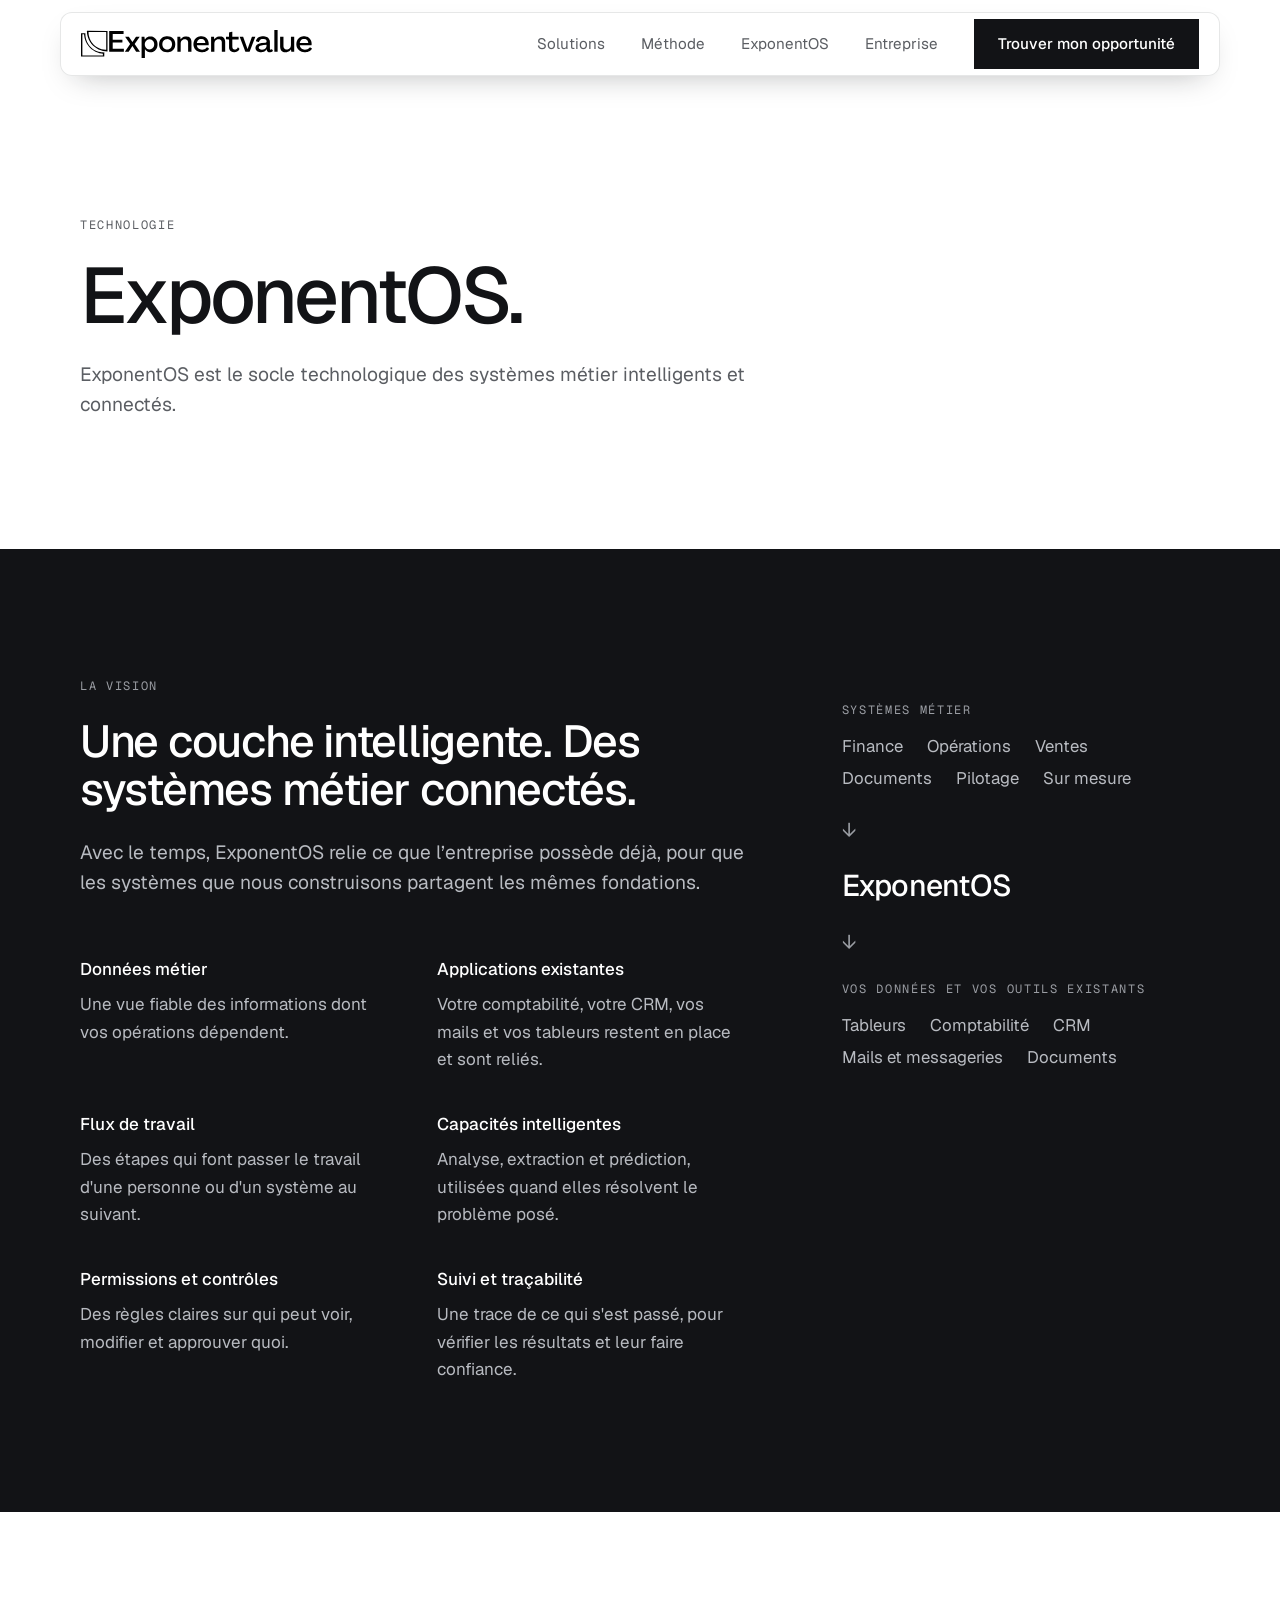
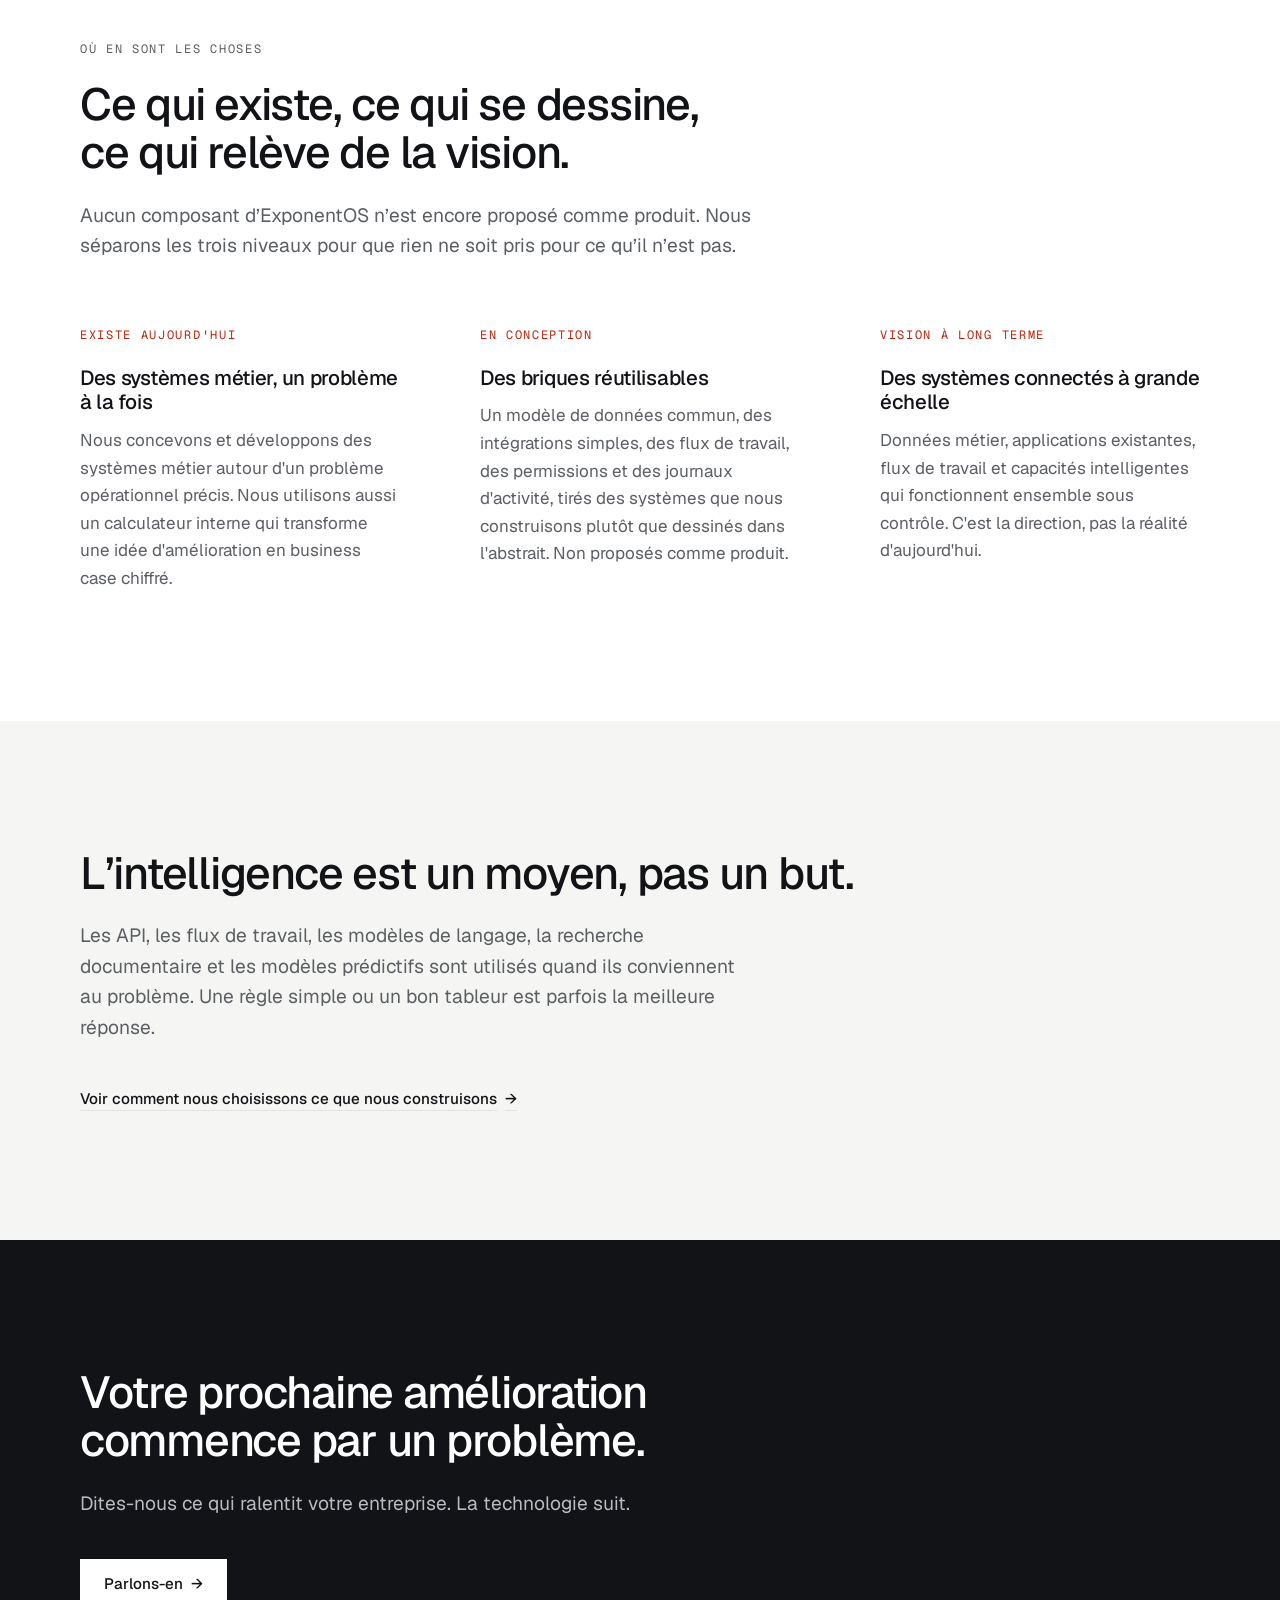
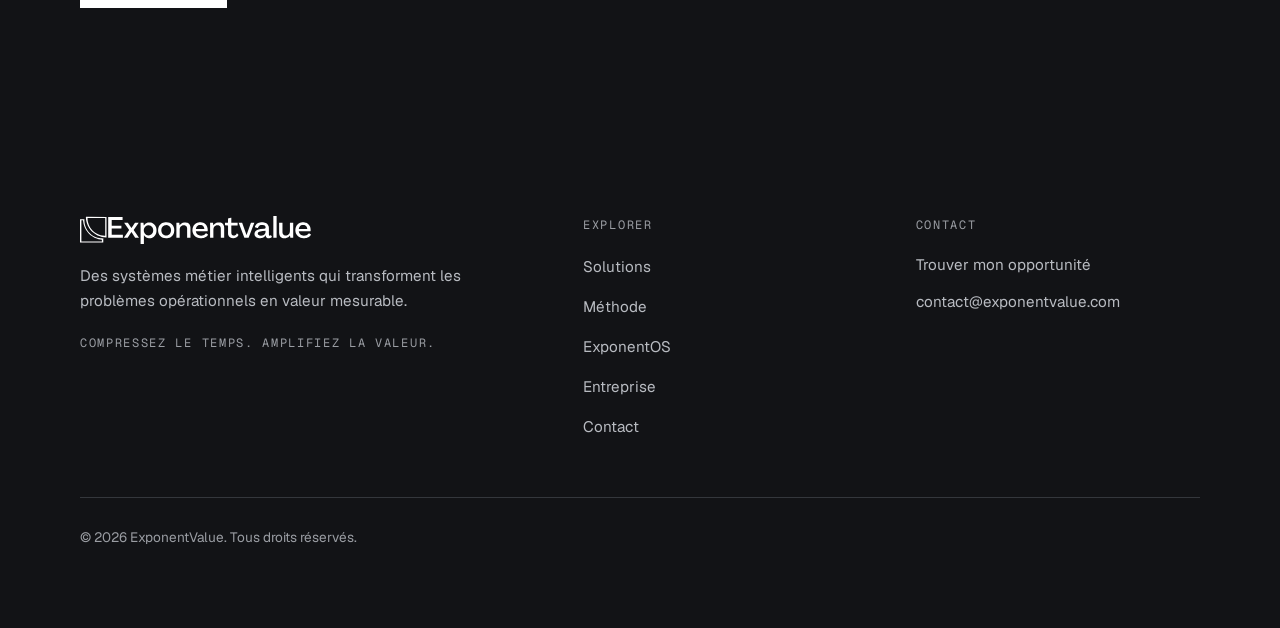
<file: exponentos/index.html>
<!DOCTYPE html><html lang="fr" class="geistsans_d5a4f12f-module__Ur3q_a__variable geistmono_157ca88a-module__iaM1Ya__variable h-full antialiased"><head><meta charSet="utf-8"/><meta name="viewport" content="width=device-width, initial-scale=1"/><link rel="preload" href="/_next/static/media/GeistMono_Variable.p.3ms9vq719j3f8.woff2" as="font" crossorigin="" type="font/woff2"/><link rel="preload" href="/_next/static/media/Geist_Variable-s.p.0mrjj4bg00-he.woff2" as="font" crossorigin="" type="font/woff2"/><link rel="preload" as="image" href="/logo-black.svg"/><link rel="preload" as="image" href="/logo-white.svg"/><link rel="stylesheet" href="/_next/static/chunks/2monj7xh8g951.css" data-precedence="next"/><link rel="preload" as="script" fetchPriority="low" href="/_next/static/chunks/0iq1i69206cyl.js"/><script src="/_next/static/chunks/27jktro2p5rq9.js" async=""></script><script src="/_next/static/chunks/14ky3lzzqsaw3.js" async=""></script><script src="/_next/static/chunks/0iec5q4ack_04.js" async=""></script><script src="/_next/static/chunks/turbopack-0s4st_y0ucgpp.js" async=""></script><script src="/_next/static/chunks/1x3l7pf1bll4r.js" async=""></script><script src="/_next/static/chunks/05-c3ty_6dwfk.js" async=""></script><script src="/_next/static/chunks/14mrh2-p_w84d.js" async=""></script><meta name="next-size-adjust" content=""/><meta name="theme-color" content="#121316"/><title>ExponentOS — ExponentValue</title><meta name="description" content="ExponentOS est le socle technologique des systèmes métier intelligents et connectés : ce qui existe, ce qui se conçoit, et la direction à long terme."/><link rel="manifest" href="/manifest.webmanifest"/><link rel="canonical" href="https://exponentvalue.com/exponentos/"/><meta property="og:title" content="ExponentOS — ExponentValue"/><meta property="og:description" content="ExponentOS est le socle technologique des systèmes métier intelligents et connectés : ce qui existe, ce qui se conçoit, et la direction à long terme."/><meta property="og:url" content="https://exponentvalue.com/exponentos/"/><meta property="og:site_name" content="ExponentValue"/><meta property="og:locale" content="fr_FR"/><meta property="og:type" content="website"/><meta name="twitter:card" content="summary_large_image"/><meta name="twitter:title" content="ExponentOS — ExponentValue"/><meta name="twitter:description" content="ExponentOS est le socle technologique des systèmes métier intelligents et connectés : ce qui existe, ce qui se conçoit, et la direction à long terme."/><link rel="icon" href="/favicon.ico?favicon.29ed_5eb4mu-z.ico" sizes="48x48" type="image/x-icon"/><link rel="icon" href="/icon.svg?icon.3gt16459l6rjc.svg" sizes="any" type="image/svg+xml"/><link rel="apple-touch-icon" href="/apple-icon.png?apple-icon.2i6vv2ck_z6_0.png" sizes="180x180" type="image/png"/><script src="/_next/static/chunks/0cz1d0mv5g_q7.js" noModule=""></script></head><body class="flex min-h-full flex-col"><div hidden=""><!--$--><!--/$--></div><a href="#main" class="sr-only focus:not-sr-only focus:fixed focus:left-4 focus:top-4 focus:z-[60] focus:bg-ink focus:px-4 focus:py-3 focus:text-paper">Aller au contenu</a><header class="pointer-events-none fixed inset-x-0 top-0 z-50 pt-3"><div class="mx-auto w-full max-w-[1680px] px-6 sm:px-10 lg:px-14 xl:px-20 "><div class="pointer-events-auto -mx-3 flex h-16 items-center justify-between rounded-xl border px-3 backdrop-blur-xl backdrop-saturate-150 transition-[background-color,border-color,box-shadow] duration-300 sm:-mx-5 sm:px-5 border-ink/10 bg-glass-light shadow-[0_12px_32px_-16px_rgb(18_19_22/0.35)]"><a aria-label="ExponentValue — accueil" class="relative block" href="/"><img alt="" width="232" height="28" decoding="async" data-nimg="1" class="h-7 w-auto transition-opacity duration-300 opacity-100" style="color:transparent" src="/logo-black.svg"/><img alt="" width="232" height="28" decoding="async" data-nimg="1" class="h-7 w-auto absolute inset-0 transition-opacity duration-300 opacity-0" style="color:transparent" src="/logo-white.svg"/></a><nav aria-label="Navigation principale" class="hidden items-center gap-9 lg:flex"><a class="py-2 text-[0.95rem] transition-colors duration-300 underline decoration-1 underline-offset-[10px] focus-visible:outline-none text-muted decoration-transparent hover:text-ink focus-visible:decoration-ink" href="/solutions/">Solutions</a><a class="py-2 text-[0.95rem] transition-colors duration-300 underline decoration-1 underline-offset-[10px] focus-visible:outline-none text-muted decoration-transparent hover:text-ink focus-visible:decoration-ink" href="/methode/">Méthode</a><a aria-current="page" class="py-2 text-[0.95rem] transition-colors duration-300 underline decoration-1 underline-offset-[10px] focus-visible:outline-none text-ink decoration-accent" href="/exponentos/">ExponentOS</a><a class="py-2 text-[0.95rem] transition-colors duration-300 underline decoration-1 underline-offset-[10px] focus-visible:outline-none text-muted decoration-transparent hover:text-ink focus-visible:decoration-ink" href="/entreprise/">Entreprise</a><a class="inline-flex min-h-12 items-center justify-center gap-2 px-6 py-3 text-[0.95rem] font-medium transition-colors duration-150 bg-ink text-paper hover:bg-ink-2 min-h-11 px-5 py-2.5" href="/contact/">Trouver mon opportunité</a></nav><button type="button" class="flex h-11 w-11 flex-col items-center justify-center gap-1.5 lg:hidden" aria-expanded="false" aria-controls="mobile-menu" aria-label="Ouvrir le menu"><span class="h-0.5 w-6 transition-[transform,background-color] duration-150 bg-ink "></span><span class="h-0.5 w-6 transition-[transform,background-color] duration-150 bg-ink "></span></button></div></div></header><main id="main" class="flex-1"><section aria-labelledby="os-title" class="bg-paper text-ink "><div class="mx-auto w-full max-w-[1680px] px-6 sm:px-10 lg:px-14 xl:px-20 py-20 md:py-28 lg:py-32"><div class="max-w-4xl "><p class="font-mono text-[0.75rem] uppercase tracking-[0.14em] text-muted">Technologie</p><h1 id="os-title" class="t-display mt-5 text-ink">ExponentOS.</h1><p class="lead mt-6 max-w-2xl text-muted">ExponentOS est le socle technologique des systèmes métier intelligents et connectés.</p></div></div></section><section aria-labelledby="vision-title" data-nav-theme="dark" class="bg-ink text-paper "><div class="mx-auto w-full max-w-[1680px] px-6 sm:px-10 lg:px-14 xl:px-20 py-20 md:py-28 lg:py-32"><div class="grid gap-16 lg:grid-cols-[1.3fr_0.7fr] lg:gap-24"><div><div class="max-w-4xl "><p class="font-mono text-[0.75rem] uppercase tracking-[0.14em] text-faint">La vision</p><h2 id="vision-title" class="t-h2 mt-5 text-paper">Une couche intelligente. Des systèmes métier connectés.</h2><p class="lead mt-6 max-w-2xl text-on-dark">Avec le temps, ExponentOS relie ce que l’entreprise possède déjà, pour que les systèmes que nous construisons partagent les mêmes fondations.</p></div><ul class="mt-14 grid gap-x-12 gap-y-9 sm:grid-cols-2"><li><h3 class="font-medium text-paper">Données métier</h3><p class="mt-2 max-w-sm leading-relaxed text-on-dark">Une vue fiable des informations dont vos opérations dépendent.</p></li><li><h3 class="font-medium text-paper">Applications existantes</h3><p class="mt-2 max-w-sm leading-relaxed text-on-dark">Votre comptabilité, votre CRM, vos mails et vos tableurs restent en place et sont reliés.</p></li><li><h3 class="font-medium text-paper">Flux de travail</h3><p class="mt-2 max-w-sm leading-relaxed text-on-dark">Des étapes qui font passer le travail d&#x27;une personne ou d&#x27;un système au suivant.</p></li><li><h3 class="font-medium text-paper">Capacités intelligentes</h3><p class="mt-2 max-w-sm leading-relaxed text-on-dark">Analyse, extraction et prédiction, utilisées quand elles résolvent le problème posé.</p></li><li><h3 class="font-medium text-paper">Permissions et contrôles</h3><p class="mt-2 max-w-sm leading-relaxed text-on-dark">Des règles claires sur qui peut voir, modifier et approuver quoi.</p></li><li><h3 class="font-medium text-paper">Suivi et traçabilité</h3><p class="mt-2 max-w-sm leading-relaxed text-on-dark">Une trace de ce qui s&#x27;est passé, pour vérifier les résultats et leur faire confiance.</p></li></ul></div><div class="lg:pt-6"><div role="img" aria-label="Schéma : les systèmes métier reposent sur ExponentOS, qui se connecte vers le bas à vos données et à vos outils existants."><p class="font-mono text-[0.75rem] uppercase tracking-[0.14em] text-faint">Systèmes métier</p><ul class="mt-3 flex flex-wrap gap-x-6 gap-y-1 text-[1.05rem] text-on-dark"><li>Finance</li><li>Opérations</li><li>Ventes</li><li>Documents</li><li>Pilotage</li><li>Sur mesure</li></ul><span aria-hidden="true" class="block py-6 text-xl text-faint">↓</span><p class="text-3xl font-medium tracking-tight text-paper">ExponentOS</p><span aria-hidden="true" class="block py-6 text-xl text-faint">↓</span><p class="font-mono text-[0.75rem] uppercase tracking-[0.14em] text-faint">Vos données et vos outils existants</p><ul class="mt-3 flex flex-wrap gap-x-6 gap-y-1 text-[1.05rem] text-on-dark"><li>Tableurs</li><li>Comptabilité</li><li>CRM</li><li>Mails et messageries</li><li>Documents</li></ul></div></div></div></div></section><section aria-labelledby="status-title" class="bg-paper text-ink "><div class="mx-auto w-full max-w-[1680px] px-6 sm:px-10 lg:px-14 xl:px-20 py-20 md:py-28 lg:py-32"><div class="max-w-4xl "><p class="font-mono text-[0.75rem] uppercase tracking-[0.14em] text-muted">Où en sont les choses</p><h2 id="status-title" class="t-h2 mt-5 text-ink">Ce qui existe, ce qui se dessine, ce qui relève de la vision.</h2><p class="lead mt-6 max-w-2xl text-muted">Aucun composant d’ExponentOS n’est encore proposé comme produit. Nous séparons les trois niveaux pour que rien ne soit pris pour ce qu’il n’est pas.</p></div><ul class="mt-16 grid gap-12 md:grid-cols-3 lg:gap-20"><li><p class="font-mono text-[0.75rem] uppercase tracking-[0.14em] text-accent-deep">Existe aujourd&#x27;hui</p><h3 class="t-h3 mt-5">Des systèmes métier, un problème à la fois</h3><p class="mt-3 max-w-sm leading-relaxed text-muted">Nous concevons et développons des systèmes métier autour d&#x27;un problème opérationnel précis. Nous utilisons aussi un calculateur interne qui transforme une idée d&#x27;amélioration en business case chiffré.</p></li><li><p class="font-mono text-[0.75rem] uppercase tracking-[0.14em] text-accent-deep">En conception</p><h3 class="t-h3 mt-5">Des briques réutilisables</h3><p class="mt-3 max-w-sm leading-relaxed text-muted">Un modèle de données commun, des intégrations simples, des flux de travail, des permissions et des journaux d&#x27;activité, tirés des systèmes que nous construisons plutôt que dessinés dans l&#x27;abstrait. Non proposés comme produit.</p></li><li><p class="font-mono text-[0.75rem] uppercase tracking-[0.14em] text-accent-deep">Vision à long terme</p><h3 class="t-h3 mt-5">Des systèmes connectés à grande échelle</h3><p class="mt-3 max-w-sm leading-relaxed text-muted">Données métier, applications existantes, flux de travail et capacités intelligentes qui fonctionnent ensemble sous contrôle. C&#x27;est la direction, pas la réalité d&#x27;aujourd&#x27;hui.</p></li></ul></div></section><section aria-labelledby="means-title" class="bg-mist text-ink "><div class="mx-auto w-full max-w-[1680px] px-6 sm:px-10 lg:px-14 xl:px-20 py-20 md:py-28 lg:py-32"><div class="max-w-4xl"><h2 id="means-title" class="t-h2">L’intelligence est un moyen, pas un but.</h2><p class="lead mt-6 max-w-2xl text-muted">Les API, les flux de travail, les modèles de langage, la recherche documentaire et les modèles prédictifs sont utilisés quand ils conviennent au problème. Une règle simple ou un bon tableur est parfois la meilleure réponse.</p><div class="mt-10"><a class="group inline-flex items-center gap-2 text-[0.95rem] font-medium underline underline-offset-[6px] transition-colors duration-150 text-ink decoration-line hover:decoration-ink " href="/methode/">Voir comment nous choisissons ce que nous construisons<span aria-hidden="true" class="transition-transform duration-150 motion-safe:group-hover:translate-x-0.5">→</span></a></div></div></div></section><section aria-labelledby="os-cta-title" data-nav-theme="dark" class="bg-ink text-paper "><div class="mx-auto w-full max-w-[1680px] px-6 sm:px-10 lg:px-14 xl:px-20 py-20 md:py-28 lg:py-32"><div class="max-w-4xl"><h2 id="os-cta-title" class="t-h2">Votre prochaine amélioration commence par un problème.</h2><p class="lead mt-6 max-w-2xl text-on-dark">Dites-nous ce qui ralentit votre entreprise. La technologie suit.</p><a class="inline-flex min-h-12 items-center justify-center gap-2 px-6 py-3 text-[0.95rem] font-medium transition-colors duration-150 bg-paper text-ink hover:bg-mist mt-10" href="/contact/">Parlons-en<span aria-hidden="true">→</span></a></div></div></section><!--$--><!--/$--></main><footer data-nav-theme="dark" class="bg-ink text-on-dark"><div class="mx-auto w-full max-w-[1680px] px-6 sm:px-10 lg:px-14 xl:px-20 py-16 md:py-20"><div class="grid gap-12 md:grid-cols-[1.6fr_1fr_1fr]"><div><img alt="ExponentValue" width="232" height="28" decoding="async" data-nimg="1" class="h-7 w-auto " style="color:transparent" src="/logo-white.svg"/><p class="mt-5 max-w-sm text-[0.95rem] leading-relaxed">Des systèmes métier intelligents qui transforment les problèmes opérationnels en valeur mesurable.</p><p class="mt-5 font-mono text-[0.75rem] uppercase tracking-[0.14em] text-faint">Compressez le temps. Amplifiez la valeur.</p></div><nav aria-label="Pied de page"><p class="font-mono text-[0.75rem] uppercase tracking-[0.14em] text-faint">Explorer</p><ul class="mt-4 space-y-3"><li><a class="text-[0.95rem] transition-colors duration-150 hover:text-paper" href="/solutions/">Solutions</a></li><li><a class="text-[0.95rem] transition-colors duration-150 hover:text-paper" href="/methode/">Méthode</a></li><li><a class="text-[0.95rem] transition-colors duration-150 hover:text-paper" href="/exponentos/">ExponentOS</a></li><li><a class="text-[0.95rem] transition-colors duration-150 hover:text-paper" href="/entreprise/">Entreprise</a></li><li><a class="text-[0.95rem] transition-colors duration-150 hover:text-paper" href="/contact/">Contact</a></li></ul></nav><div><p class="font-mono text-[0.75rem] uppercase tracking-[0.14em] text-faint">Contact</p><ul class="mt-4 space-y-3 text-[0.95rem]"><li><a class="transition-colors duration-150 hover:text-paper" href="/contact/">Trouver mon opportunité</a></li><li><a href="mailto:contact@exponentvalue.com" class="transition-colors duration-150 hover:text-paper">contact@exponentvalue.com</a></li></ul></div></div><div class="mt-14 border-t border-line-dark pt-7 text-[0.85rem] text-faint">© <!-- -->2026<!-- --> ExponentValue. Tous droits réservés.</div></div></footer><script type="application/ld+json">{"@context":"https://schema.org","@type":"Organization","name":"ExponentValue","url":"https://exponentvalue.com","logo":"https://exponentvalue.com/icon-512.png","description":"ExponentValue transforme les problèmes opérationnels des entreprises en systèmes intelligents qui créent une valeur mesurable."}</script><script src="/_next/static/chunks/0iq1i69206cyl.js" id="_R_" async=""></script><script>(self.__next_f=self.__next_f||[]).push([0])</script><script>self.__next_f.push([1,"1:\"$Sreact.fragment\"\n2:I[42724,[\"/_next/static/chunks/1x3l7pf1bll4r.js\"],\"default\"]\n3:I[39756,[\"/_next/static/chunks/05-c3ty_6dwfk.js\",\"/_next/static/chunks/14mrh2-p_w84d.js\"],\"default\"]\n4:I[37457,[\"/_next/static/chunks/05-c3ty_6dwfk.js\",\"/_next/static/chunks/14mrh2-p_w84d.js\"],\"default\"]\n5:I[22016,[\"/_next/static/chunks/1x3l7pf1bll4r.js\"],\"\"]\n6:I[5500,[\"/_next/static/chunks/1x3l7pf1bll4r.js\"],\"Image\"]\nf:I[68027,[\"/_next/static/chunks/1x3l7pf1bll4r.js\"],\"default\",1]\n:HL[\"/_next/static/chunks/2monj7xh8g951.css\",\"style\"]\n:HL[\"/_next/static/media/GeistMono_Variable.p.3ms9vq719j3f8.woff2\",\"font\",{\"crossOrigin\":\"\",\"type\":\"font/woff2\"}]\n:HL[\"/_next/static/media/Geist_Variable-s.p.0mrjj4bg00-he.woff2\",\"font\",{\"crossOrigin\":\"\",\"type\":\"font/woff2\"}]\n"])</script><script>self.__next_f.push([1,"0:{\"P\":null,\"c\":[\"\",\"exponentos\",\"\"],\"q\":\"\",\"i\":false,\"f\":[[[\"\",{\"children\":[\"exponentos\",{\"children\":[\"__PAGE__\",{}]}]},\"$undefined\",\"$undefined\",16],[[\"$\",\"$1\",\"c\",{\"children\":[[[\"$\",\"link\",\"0\",{\"rel\":\"stylesheet\",\"href\":\"/_next/static/chunks/2monj7xh8g951.css\",\"precedence\":\"next\",\"crossOrigin\":\"$undefined\",\"nonce\":\"$undefined\"}],[\"$\",\"script\",\"script-0\",{\"src\":\"/_next/static/chunks/1x3l7pf1bll4r.js\",\"async\":true,\"nonce\":\"$undefined\"}]],[\"$\",\"html\",null,{\"lang\":\"fr\",\"className\":\"geistsans_d5a4f12f-module__Ur3q_a__variable geistmono_157ca88a-module__iaM1Ya__variable h-full antialiased\",\"children\":[\"$\",\"body\",null,{\"className\":\"flex min-h-full flex-col\",\"children\":[[\"$\",\"a\",null,{\"href\":\"#main\",\"className\":\"sr-only focus:not-sr-only focus:fixed focus:left-4 focus:top-4 focus:z-[60] focus:bg-ink focus:px-4 focus:py-3 focus:text-paper\",\"children\":\"Aller au contenu\"}],[\"$\",\"$L2\",null,{}],[\"$\",\"main\",null,{\"id\":\"main\",\"className\":\"flex-1\",\"children\":[\"$\",\"$L3\",null,{\"parallelRouterKey\":\"children\",\"error\":\"$undefined\",\"errorStyles\":\"$undefined\",\"errorScripts\":\"$undefined\",\"template\":[\"$\",\"$L4\",null,{}],\"templateStyles\":\"$undefined\",\"templateScripts\":\"$undefined\",\"notFound\":[[\"$\",\"section\",null,{\"id\":\"$undefined\",\"aria-labelledby\":\"notfound-title\",\"data-nav-theme\":\"$undefined\",\"className\":\"bg-paper text-ink \",\"children\":[\"$\",\"div\",null,{\"className\":\"mx-auto w-full max-w-[1680px] px-6 sm:px-10 lg:px-14 xl:px-20 py-20 md:py-28 lg:py-32\",\"children\":[[\"$\",\"div\",null,{\"className\":\"max-w-4xl \",\"children\":[[\"$\",\"p\",null,{\"className\":\"font-mono text-[0.75rem] uppercase tracking-[0.14em] text-muted\",\"children\":\"404\"}],[\"$\",\"h1\",null,{\"id\":\"notfound-title\",\"className\":\"t-display mt-5 text-ink\",\"children\":\"Cette page n'existe pas.\"}],[\"$\",\"p\",null,{\"className\":\"lead mt-6 max-w-2xl text-muted\",\"children\":\"Le lien est peut-être périmé, ou la page a changé d’adresse. Repartez de l’accueil.\"}]]}],[\"$\",\"div\",null,{\"className\":\"mt-12 flex flex-col gap-4 sm:flex-row\",\"children\":[[\"$\",\"$L5\",null,{\"href\":\"/\",\"className\":\"inline-flex min-h-12 items-center justify-center gap-2 px-6 py-3 text-[0.95rem] font-medium transition-colors duration-150 bg-ink text-paper hover:bg-ink-2\",\"children\":[\"Retour à l’accueil\",[\"$\",\"span\",null,{\"aria-hidden\":\"true\",\"children\":\"→\"}]]}],[\"$\",\"$L5\",null,{\"href\":\"/solutions/\",\"className\":\"inline-flex min-h-12 items-center justify-center gap-2 px-6 py-3 text-[0.95rem] font-medium transition-colors duration-150 border border-ink text-ink hover:bg-ink hover:text-paper\",\"children\":[\"Découvrir nos solutions\",[\"$\",\"span\",null,{\"aria-hidden\":\"true\",\"children\":\"→\"}]]}]]}]]}]}],[]],\"forbidden\":\"$undefined\",\"unauthorized\":\"$undefined\"}]}],[\"$\",\"footer\",null,{\"data-nav-theme\":\"dark\",\"className\":\"bg-ink text-on-dark\",\"children\":[\"$\",\"div\",null,{\"className\":\"mx-auto w-full max-w-[1680px] px-6 sm:px-10 lg:px-14 xl:px-20 py-16 md:py-20\",\"children\":[[\"$\",\"div\",null,{\"className\":\"grid gap-12 md:grid-cols-[1.6fr_1fr_1fr]\",\"children\":[[\"$\",\"div\",null,{\"children\":[[\"$\",\"$L6\",null,{\"src\":\"/logo-white.svg\",\"alt\":\"ExponentValue\",\"width\":232,\"height\":28,\"priority\":true,\"className\":\"h-7 w-auto \"}],[\"$\",\"p\",null,{\"className\":\"mt-5 max-w-sm text-[0.95rem] leading-relaxed\",\"children\":\"Des systèmes métier intelligents qui transforment les problèmes opérationnels en valeur mesurable.\"}],[\"$\",\"p\",null,{\"className\":\"mt-5 font-mono text-[0.75rem] uppercase tracking-[0.14em] text-faint\",\"children\":\"Compressez le temps. Amplifiez la valeur.\"}]]}],[\"$\",\"nav\",null,{\"aria-label\":\"Pied de page\",\"children\":[[\"$\",\"p\",null,{\"className\":\"font-mono text-[0.75rem] uppercase tracking-[0.14em] text-faint\",\"children\":\"Explorer\"}],[\"$\",\"ul\",null,{\"className\":\"mt-4 space-y-3\",\"children\":[[\"$\",\"li\",\"/solutions/\",{\"children\":[\"$\",\"$L5\",null,{\"href\":\"/solutions/\",\"className\":\"text-[0.95rem] transition-colors duration-150 hover:text-paper\",\"children\":\"Solutions\"}]}],[\"$\",\"li\",\"/methode/\",{\"children\":[\"$\",\"$L5\",null,{\"href\":\"/methode/\",\"className\":\"text-[0.95rem] transition-colors duration-150 hover:text-paper\",\"children\":\"Méthode\"}]}],[\"$\",\"li\",\"/exponentos/\",{\"children\":[\"$\",\"$L5\",null,{\"href\":\"/exponentos/\",\"className\":\"text-[0.95rem] transition-colors duration-150 hover:text-paper\",\"children\":\"ExponentOS\"}]}],[\"$\",\"li\",\"/entreprise/\",{\"children\":[\"$\",\"$L5\",null,{\"href\":\"/entreprise/\",\"className\":\"text-[0.95rem] transition-colors duration-150 hover:text-paper\",\"children\":\"Entreprise\"}]}],\"$L7\"]}]]}],\"$L8\"]}],\"$L9\"]}]}],\"$La\"]}]}]]}],{\"children\":[\"$Lb\",{\"children\":[\"$Lc\",{},null,false,null]},null,false,\"$@d\"]},null,false,null],\"$Le\",false]],\"m\":\"$undefined\",\"G\":[\"$f\",[\"$L10\"]],\"S\":true,\"h\":null,\"s\":\"$undefined\",\"l\":\"$undefined\",\"p\":\"$undefined\",\"d\":\"$undefined\",\"b\":\"0waXm6dviwlY0Xs5PsL77\"}\n"])</script><script>self.__next_f.push([1,"20:I[97367,[\"/_next/static/chunks/05-c3ty_6dwfk.js\",\"/_next/static/chunks/14mrh2-p_w84d.js\"],\"ViewportBoundary\"]\n22:I[97367,[\"/_next/static/chunks/05-c3ty_6dwfk.js\",\"/_next/static/chunks/14mrh2-p_w84d.js\"],\"MetadataBoundary\"]\n23:\"$Sreact.suspense\"\n7:[\"$\",\"li\",\"/contact/\",{\"children\":[\"$\",\"$L5\",null,{\"href\":\"/contact/\",\"className\":\"text-[0.95rem] transition-colors duration-150 hover:text-paper\",\"children\":\"Contact\"}]}]\n8:[\"$\",\"div\",null,{\"children\":[[\"$\",\"p\",null,{\"className\":\"font-mono text-[0.75rem] uppercase tracking-[0.14em] text-faint\",\"children\":\"Contact\"}],[\"$\",\"ul\",null,{\"className\":\"mt-4 space-y-3 text-[0.95rem]\",\"children\":[[\"$\",\"li\",null,{\"children\":[\"$\",\"$L5\",null,{\"href\":\"/contact/\",\"className\":\"transition-colors duration-150 hover:text-paper\",\"children\":\"Trouver mon opportunité\"}]}],[\"$\",\"li\",null,{\"children\":[\"$\",\"a\",null,{\"href\":\"mailto:contact@exponentvalue.com\",\"className\":\"transition-colors duration-150 hover:text-paper\",\"children\":\"contact@exponentvalue.com\"}]}]]}]]}]\n9:[\"$\",\"div\",null,{\"className\":\"mt-14 border-t border-line-dark pt-7 text-[0.85rem] text-faint\",\"children\":[\"© \",2026,\" ExponentValue. Tous droits réservés.\"]}]\na:[\"$\",\"script\",null,{\"type\":\"application/ld+json\",\"dangerouslySetInnerHTML\":{\"__html\":\"{\\\"@context\\\":\\\"https://schema.org\\\",\\\"@type\\\":\\\"Organization\\\",\\\"name\\\":\\\"ExponentValue\\\",\\\"url\\\":\\\"https://exponentvalue.com\\\",\\\"logo\\\":\\\"https://exponentvalue.com/icon-512.png\\\",\\\"description\\\":\\\"ExponentValue transforme les problèmes opérationnels des entreprises en systèmes intelligents qui créent une valeur mesurable.\\\"}\"}}]\nb:[\"$\",\"$1\",\"c\",{\"children\":[null,[\"$\",\"$L3\",null,{\"parallelRouterKey\":\"children\",\"error\":\"$undefined\",\"errorStyles\":\"$undefined\",\"errorScripts\":\"$undefined\",\"template\":[\"$\",\"$L4\",null,{}],\"templateStyles\":\"$undefined\",\"templateScripts\":\"$undefined\",\"notFound\":\"$undefined\",\"forbidden\":\"$undefined\",\"unauthorized\":\"$undefined\"}]]}]\n"])</script><script>self.__next_f.push([1,"c:[\"$\",\"$1\",\"c\",{\"children\":[[[\"$\",\"section\",null,{\"id\":\"$undefined\",\"aria-labelledby\":\"os-title\",\"data-nav-theme\":\"$undefined\",\"className\":\"bg-paper text-ink \",\"children\":[\"$\",\"div\",null,{\"className\":\"mx-auto w-full max-w-[1680px] px-6 sm:px-10 lg:px-14 xl:px-20 py-20 md:py-28 lg:py-32\",\"children\":[\"$\",\"div\",null,{\"className\":\"max-w-4xl \",\"children\":[[\"$\",\"p\",null,{\"className\":\"font-mono text-[0.75rem] uppercase tracking-[0.14em] text-muted\",\"children\":\"Technologie\"}],[\"$\",\"h1\",null,{\"id\":\"os-title\",\"className\":\"t-display mt-5 text-ink\",\"children\":\"ExponentOS.\"}],[\"$\",\"p\",null,{\"className\":\"lead mt-6 max-w-2xl text-muted\",\"children\":\"ExponentOS est le socle technologique des systèmes métier intelligents et connectés.\"}]]}]}]}],[\"$\",\"section\",null,{\"id\":\"$undefined\",\"aria-labelledby\":\"vision-title\",\"data-nav-theme\":\"dark\",\"className\":\"bg-ink text-paper \",\"children\":[\"$\",\"div\",null,{\"className\":\"mx-auto w-full max-w-[1680px] px-6 sm:px-10 lg:px-14 xl:px-20 py-20 md:py-28 lg:py-32\",\"children\":[\"$\",\"div\",null,{\"className\":\"grid gap-16 lg:grid-cols-[1.3fr_0.7fr] lg:gap-24\",\"children\":[[\"$\",\"div\",null,{\"children\":[[\"$\",\"div\",null,{\"className\":\"max-w-4xl \",\"children\":[[\"$\",\"p\",null,{\"className\":\"font-mono text-[0.75rem] uppercase tracking-[0.14em] text-faint\",\"children\":\"La vision\"}],[\"$\",\"h2\",null,{\"id\":\"vision-title\",\"className\":\"t-h2 mt-5 text-paper\",\"children\":\"Une couche intelligente. Des systèmes métier connectés.\"}],[\"$\",\"p\",null,{\"className\":\"lead mt-6 max-w-2xl text-on-dark\",\"children\":\"Avec le temps, ExponentOS relie ce que l’entreprise possède déjà, pour que les systèmes que nous construisons partagent les mêmes fondations.\"}]]}],[\"$\",\"ul\",null,{\"className\":\"mt-14 grid gap-x-12 gap-y-9 sm:grid-cols-2\",\"children\":[[\"$\",\"li\",\"Données métier\",{\"children\":[[\"$\",\"h3\",null,{\"className\":\"font-medium text-paper\",\"children\":\"Données métier\"}],[\"$\",\"p\",null,{\"className\":\"mt-2 max-w-sm leading-relaxed text-on-dark\",\"children\":\"Une vue fiable des informations dont vos opérations dépendent.\"}]]}],[\"$\",\"li\",\"Applications existantes\",{\"children\":[[\"$\",\"h3\",null,{\"className\":\"font-medium text-paper\",\"children\":\"Applications existantes\"}],[\"$\",\"p\",null,{\"className\":\"mt-2 max-w-sm leading-relaxed text-on-dark\",\"children\":\"Votre comptabilité, votre CRM, vos mails et vos tableurs restent en place et sont reliés.\"}]]}],[\"$\",\"li\",\"Flux de travail\",{\"children\":[[\"$\",\"h3\",null,{\"className\":\"font-medium text-paper\",\"children\":\"Flux de travail\"}],[\"$\",\"p\",null,{\"className\":\"mt-2 max-w-sm leading-relaxed text-on-dark\",\"children\":\"Des étapes qui font passer le travail d'une personne ou d'un système au suivant.\"}]]}],[\"$\",\"li\",\"Capacités intelligentes\",{\"children\":[[\"$\",\"h3\",null,{\"className\":\"font-medium text-paper\",\"children\":\"Capacités intelligentes\"}],[\"$\",\"p\",null,{\"className\":\"mt-2 max-w-sm leading-relaxed text-on-dark\",\"children\":\"Analyse, extraction et prédiction, utilisées quand elles résolvent le problème posé.\"}]]}],[\"$\",\"li\",\"Permissions et contrôles\",{\"children\":[[\"$\",\"h3\",null,{\"className\":\"font-medium text-paper\",\"children\":\"Permissions et contrôles\"}],[\"$\",\"p\",null,{\"className\":\"mt-2 max-w-sm leading-relaxed text-on-dark\",\"children\":\"Des règles claires sur qui peut voir, modifier et approuver quoi.\"}]]}],[\"$\",\"li\",\"Suivi et traçabilité\",{\"children\":[[\"$\",\"h3\",null,{\"className\":\"font-medium text-paper\",\"children\":\"Suivi et traçabilité\"}],[\"$\",\"p\",null,{\"className\":\"mt-2 max-w-sm leading-relaxed text-on-dark\",\"children\":\"Une trace de ce qui s'est passé, pour vérifier les résultats et leur faire confiance.\"}]]}]]}]]}],[\"$\",\"div\",null,{\"className\":\"lg:pt-6\",\"children\":[\"$\",\"div\",null,{\"role\":\"img\",\"aria-label\":\"Schéma : les systèmes métier reposent sur ExponentOS, qui se connecte vers le bas à vos données et à vos outils existants.\",\"children\":[[\"$\",\"p\",null,{\"className\":\"font-mono text-[0.75rem] uppercase tracking-[0.14em] text-faint\",\"children\":\"Systèmes métier\"}],[\"$\",\"ul\",null,{\"className\":\"mt-3 flex flex-wrap gap-x-6 gap-y-1 text-[1.05rem] text-on-dark\",\"children\":[[\"$\",\"li\",\"Finance\",{\"children\":\"Finance\"}],\"$L11\",\"$L12\",\"$L13\",\"$L14\",\"$L15\"]}],\"$L16\",\"$L17\",\"$L18\",\"$L19\",\"$L1a\"]}]}]]}]}]}],\"$L1b\",\"$L1c\",\"$L1d\"],null,\"$L1e\"]}]\n"])</script><script>self.__next_f.push([1,"1f:[]\nd:\"$W1f\"\ne:[\"$\",\"$1\",\"h\",{\"children\":[null,[\"$\",\"$L20\",null,{\"children\":\"$L21\"}],[\"$\",\"div\",null,{\"hidden\":true,\"children\":[\"$\",\"$L22\",null,{\"children\":[\"$\",\"$23\",null,{\"name\":\"Next.Metadata\",\"children\":\"$L24\"}]}]}],[\"$\",\"meta\",null,{\"name\":\"next-size-adjust\",\"content\":\"\"}]]}]\n10:[\"$\",\"link\",\"0\",{\"rel\":\"stylesheet\",\"href\":\"/_next/static/chunks/2monj7xh8g951.css\",\"precedence\":\"next\",\"crossOrigin\":\"$undefined\",\"nonce\":\"$undefined\"}]\n"])</script><script>self.__next_f.push([1,"25:I[97367,[\"/_next/static/chunks/05-c3ty_6dwfk.js\",\"/_next/static/chunks/14mrh2-p_w84d.js\"],\"OutletBoundary\"]\n11:[\"$\",\"li\",\"Opérations\",{\"children\":\"Opérations\"}]\n12:[\"$\",\"li\",\"Ventes\",{\"children\":\"Ventes\"}]\n13:[\"$\",\"li\",\"Documents\",{\"children\":\"Documents\"}]\n14:[\"$\",\"li\",\"Pilotage\",{\"children\":\"Pilotage\"}]\n15:[\"$\",\"li\",\"Sur mesure\",{\"children\":\"Sur mesure\"}]\n16:[\"$\",\"span\",null,{\"aria-hidden\":\"true\",\"className\":\"block py-6 text-xl text-faint\",\"children\":\"↓\"}]\n17:[\"$\",\"p\",null,{\"className\":\"text-3xl font-medium tracking-tight text-paper\",\"children\":\"ExponentOS\"}]\n18:[\"$\",\"span\",null,{\"aria-hidden\":\"true\",\"className\":\"block py-6 text-xl text-faint\",\"children\":\"↓\"}]\n19:[\"$\",\"p\",null,{\"className\":\"font-mono text-[0.75rem] uppercase tracking-[0.14em] text-faint\",\"children\":\"Vos données et vos outils existants\"}]\n1a:[\"$\",\"ul\",null,{\"className\":\"mt-3 flex flex-wrap gap-x-6 gap-y-1 text-[1.05rem] text-on-dark\",\"children\":[[\"$\",\"li\",\"Tableurs\",{\"children\":\"Tableurs\"}],[\"$\",\"li\",\"Comptabilité\",{\"children\":\"Comptabilité\"}],[\"$\",\"li\",\"CRM\",{\"children\":\"CRM\"}],[\"$\",\"li\",\"Mails et messageries\",{\"children\":\"Mails et messageries\"}],[\"$\",\"li\",\"Documents\",{\"children\":\"Documents\"}]]}]\n"])</script><script>self.__next_f.push([1,"1b:[\"$\",\"section\",null,{\"id\":\"$undefined\",\"aria-labelledby\":\"status-title\",\"data-nav-theme\":\"$undefined\",\"className\":\"bg-paper text-ink \",\"children\":[\"$\",\"div\",null,{\"className\":\"mx-auto w-full max-w-[1680px] px-6 sm:px-10 lg:px-14 xl:px-20 py-20 md:py-28 lg:py-32\",\"children\":[[\"$\",\"div\",null,{\"className\":\"max-w-4xl \",\"children\":[[\"$\",\"p\",null,{\"className\":\"font-mono text-[0.75rem] uppercase tracking-[0.14em] text-muted\",\"children\":\"Où en sont les choses\"}],[\"$\",\"h2\",null,{\"id\":\"status-title\",\"className\":\"t-h2 mt-5 text-ink\",\"children\":\"Ce qui existe, ce qui se dessine, ce qui relève de la vision.\"}],[\"$\",\"p\",null,{\"className\":\"lead mt-6 max-w-2xl text-muted\",\"children\":\"Aucun composant d’ExponentOS n’est encore proposé comme produit. Nous séparons les trois niveaux pour que rien ne soit pris pour ce qu’il n’est pas.\"}]]}],[\"$\",\"ul\",null,{\"className\":\"mt-16 grid gap-12 md:grid-cols-3 lg:gap-20\",\"children\":[[\"$\",\"li\",\"Des systèmes métier, un problème à la fois\",{\"children\":[[\"$\",\"p\",null,{\"className\":\"font-mono text-[0.75rem] uppercase tracking-[0.14em] text-accent-deep\",\"children\":\"Existe aujourd'hui\"}],[\"$\",\"h3\",null,{\"className\":\"t-h3 mt-5\",\"children\":\"Des systèmes métier, un problème à la fois\"}],[\"$\",\"p\",null,{\"className\":\"mt-3 max-w-sm leading-relaxed text-muted\",\"children\":\"Nous concevons et développons des systèmes métier autour d'un problème opérationnel précis. Nous utilisons aussi un calculateur interne qui transforme une idée d'amélioration en business case chiffré.\"}]]}],[\"$\",\"li\",\"Des briques réutilisables\",{\"children\":[[\"$\",\"p\",null,{\"className\":\"font-mono text-[0.75rem] uppercase tracking-[0.14em] text-accent-deep\",\"children\":\"En conception\"}],[\"$\",\"h3\",null,{\"className\":\"t-h3 mt-5\",\"children\":\"Des briques réutilisables\"}],[\"$\",\"p\",null,{\"className\":\"mt-3 max-w-sm leading-relaxed text-muted\",\"children\":\"Un modèle de données commun, des intégrations simples, des flux de travail, des permissions et des journaux d'activité, tirés des systèmes que nous construisons plutôt que dessinés dans l'abstrait. Non proposés comme produit.\"}]]}],[\"$\",\"li\",\"Des systèmes connectés à grande échelle\",{\"children\":[[\"$\",\"p\",null,{\"className\":\"font-mono text-[0.75rem] uppercase tracking-[0.14em] text-accent-deep\",\"children\":\"Vision à long terme\"}],[\"$\",\"h3\",null,{\"className\":\"t-h3 mt-5\",\"children\":\"Des systèmes connectés à grande échelle\"}],[\"$\",\"p\",null,{\"className\":\"mt-3 max-w-sm leading-relaxed text-muted\",\"children\":\"Données métier, applications existantes, flux de travail et capacités intelligentes qui fonctionnent ensemble sous contrôle. C'est la direction, pas la réalité d'aujourd'hui.\"}]]}]]}]]}]}]\n"])</script><script>self.__next_f.push([1,"1c:[\"$\",\"section\",null,{\"id\":\"$undefined\",\"aria-labelledby\":\"means-title\",\"data-nav-theme\":\"$undefined\",\"className\":\"bg-mist text-ink \",\"children\":[\"$\",\"div\",null,{\"className\":\"mx-auto w-full max-w-[1680px] px-6 sm:px-10 lg:px-14 xl:px-20 py-20 md:py-28 lg:py-32\",\"children\":[\"$\",\"div\",null,{\"className\":\"max-w-4xl\",\"children\":[[\"$\",\"h2\",null,{\"id\":\"means-title\",\"className\":\"t-h2\",\"children\":\"L’intelligence est un moyen, pas un but.\"}],[\"$\",\"p\",null,{\"className\":\"lead mt-6 max-w-2xl text-muted\",\"children\":\"Les API, les flux de travail, les modèles de langage, la recherche documentaire et les modèles prédictifs sont utilisés quand ils conviennent au problème. Une règle simple ou un bon tableur est parfois la meilleure réponse.\"}],[\"$\",\"div\",null,{\"className\":\"mt-10\",\"children\":[\"$\",\"$L5\",null,{\"href\":\"/methode/\",\"className\":\"group inline-flex items-center gap-2 text-[0.95rem] font-medium underline underline-offset-[6px] transition-colors duration-150 text-ink decoration-line hover:decoration-ink \",\"children\":[\"Voir comment nous choisissons ce que nous construisons\",[\"$\",\"span\",null,{\"aria-hidden\":\"true\",\"className\":\"transition-transform duration-150 motion-safe:group-hover:translate-x-0.5\",\"children\":\"→\"}]]}]}]]}]}]}]\n1d:[\"$\",\"section\",null,{\"id\":\"$undefined\",\"aria-labelledby\":\"os-cta-title\",\"data-nav-theme\":\"dark\",\"className\":\"bg-ink text-paper \",\"children\":[\"$\",\"div\",null,{\"className\":\"mx-auto w-full max-w-[1680px] px-6 sm:px-10 lg:px-14 xl:px-20 py-20 md:py-28 lg:py-32\",\"children\":[\"$\",\"div\",null,{\"className\":\"max-w-4xl\",\"children\":[[\"$\",\"h2\",null,{\"id\":\"os-cta-title\",\"className\":\"t-h2\",\"children\":\"Votre prochaine amélioration commence par un problème.\"}],[\"$\",\"p\",null,{\"className\":\"lead mt-6 max-w-2xl text-on-dark\",\"children\":\"Dites-nous ce qui ralentit votre entreprise. La technologie suit.\"}],[\"$\",\"$L5\",null,{\"href\":\"/contact/\",\"className\":\"inline-flex min-h-12 items-center justify-center gap-2 px-6 py-3 text-[0.95rem] font-medium transition-colors duration-150 bg-paper text-ink hover:bg-mist mt-10\",\"children\":[\"Parlons-en\",[\"$\",\"span\",null,{\"aria-hidden\":\"true\",\"children\":\"→\"}]]}]]}]}]}]\n1e:[\"$\",\"$L25\",null,{\"children\":[\"$\",\"$23\",null,{\"name\":\"Next.MetadataOutlet\",\"children\":\"$@26\"}]}]\n"])</script><script>self.__next_f.push([1,"21:[[\"$\",\"meta\",\"0\",{\"charSet\":\"utf-8\"}],[\"$\",\"meta\",\"1\",{\"name\":\"viewport\",\"content\":\"width=device-width, initial-scale=1\"}],[\"$\",\"meta\",\"2\",{\"name\":\"theme-color\",\"content\":\"#121316\"}]]\n"])</script><script>self.__next_f.push([1,"27:I[27201,[\"/_next/static/chunks/05-c3ty_6dwfk.js\",\"/_next/static/chunks/14mrh2-p_w84d.js\"],\"IconMark\"]\n"])</script><script>self.__next_f.push([1,"24:[[\"$\",\"title\",\"0\",{\"children\":\"ExponentOS — ExponentValue\"}],[\"$\",\"meta\",\"1\",{\"name\":\"description\",\"content\":\"ExponentOS est le socle technologique des systèmes métier intelligents et connectés : ce qui existe, ce qui se conçoit, et la direction à long terme.\"}],[\"$\",\"link\",\"2\",{\"rel\":\"manifest\",\"href\":\"/manifest.webmanifest\",\"crossOrigin\":\"$undefined\"}],[\"$\",\"link\",\"3\",{\"rel\":\"canonical\",\"href\":\"https://exponentvalue.com/exponentos/\"}],[\"$\",\"meta\",\"4\",{\"property\":\"og:title\",\"content\":\"ExponentOS — ExponentValue\"}],[\"$\",\"meta\",\"5\",{\"property\":\"og:description\",\"content\":\"ExponentOS est le socle technologique des systèmes métier intelligents et connectés : ce qui existe, ce qui se conçoit, et la direction à long terme.\"}],[\"$\",\"meta\",\"6\",{\"property\":\"og:url\",\"content\":\"https://exponentvalue.com/exponentos/\"}],[\"$\",\"meta\",\"7\",{\"property\":\"og:site_name\",\"content\":\"ExponentValue\"}],[\"$\",\"meta\",\"8\",{\"property\":\"og:locale\",\"content\":\"fr_FR\"}],[\"$\",\"meta\",\"9\",{\"property\":\"og:type\",\"content\":\"website\"}],[\"$\",\"meta\",\"10\",{\"name\":\"twitter:card\",\"content\":\"summary_large_image\"}],[\"$\",\"meta\",\"11\",{\"name\":\"twitter:title\",\"content\":\"ExponentOS — ExponentValue\"}],[\"$\",\"meta\",\"12\",{\"name\":\"twitter:description\",\"content\":\"ExponentOS est le socle technologique des systèmes métier intelligents et connectés : ce qui existe, ce qui se conçoit, et la direction à long terme.\"}],[\"$\",\"link\",\"13\",{\"rel\":\"icon\",\"href\":\"/favicon.ico?favicon.29ed_5eb4mu-z.ico\",\"sizes\":\"48x48\",\"type\":\"image/x-icon\"}],[\"$\",\"link\",\"14\",{\"rel\":\"icon\",\"href\":\"/icon.svg?icon.3gt16459l6rjc.svg\",\"sizes\":\"any\",\"type\":\"image/svg+xml\"}],[\"$\",\"link\",\"15\",{\"rel\":\"apple-touch-icon\",\"href\":\"/apple-icon.png?apple-icon.2i6vv2ck_z6_0.png\",\"sizes\":\"180x180\",\"type\":\"image/png\"}],[\"$\",\"$L27\",\"16\",{}]]\n"])</script><script>self.__next_f.push([1,"26:null\n"])</script></body></html>
</file>
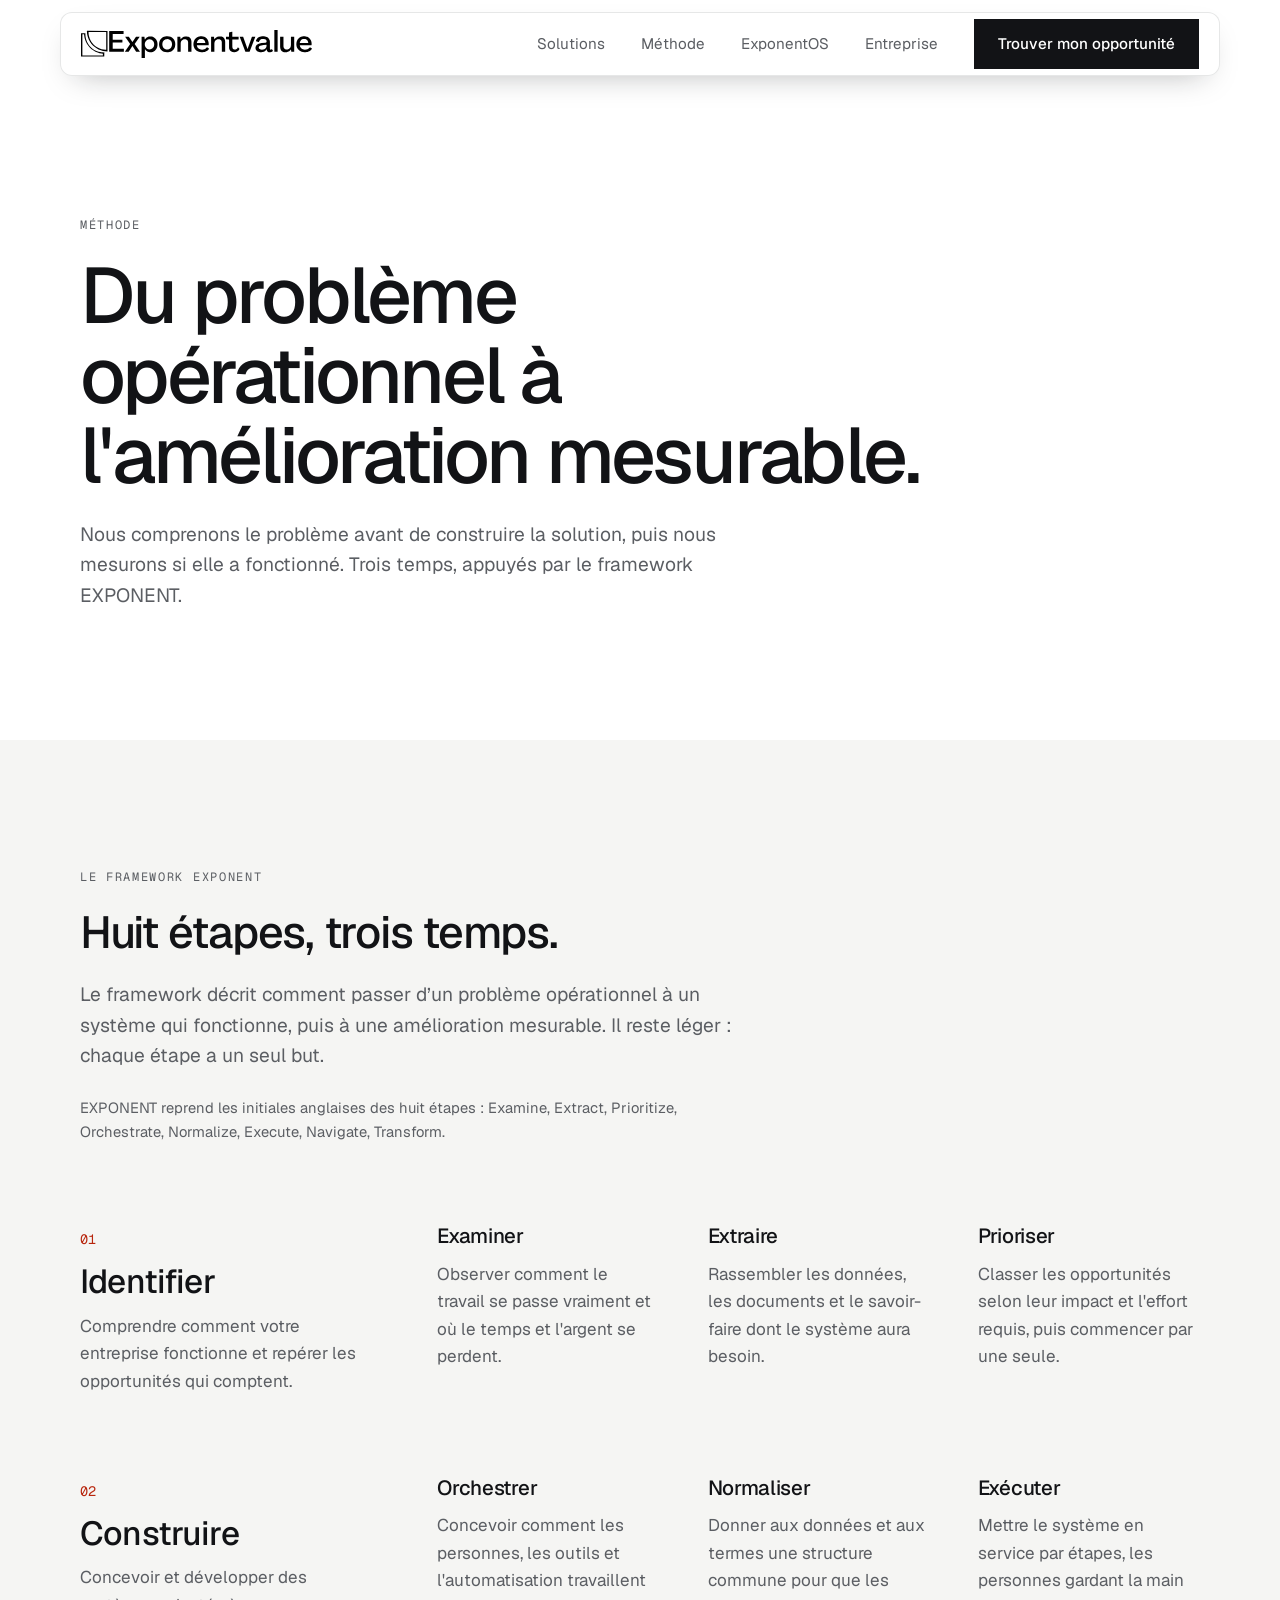
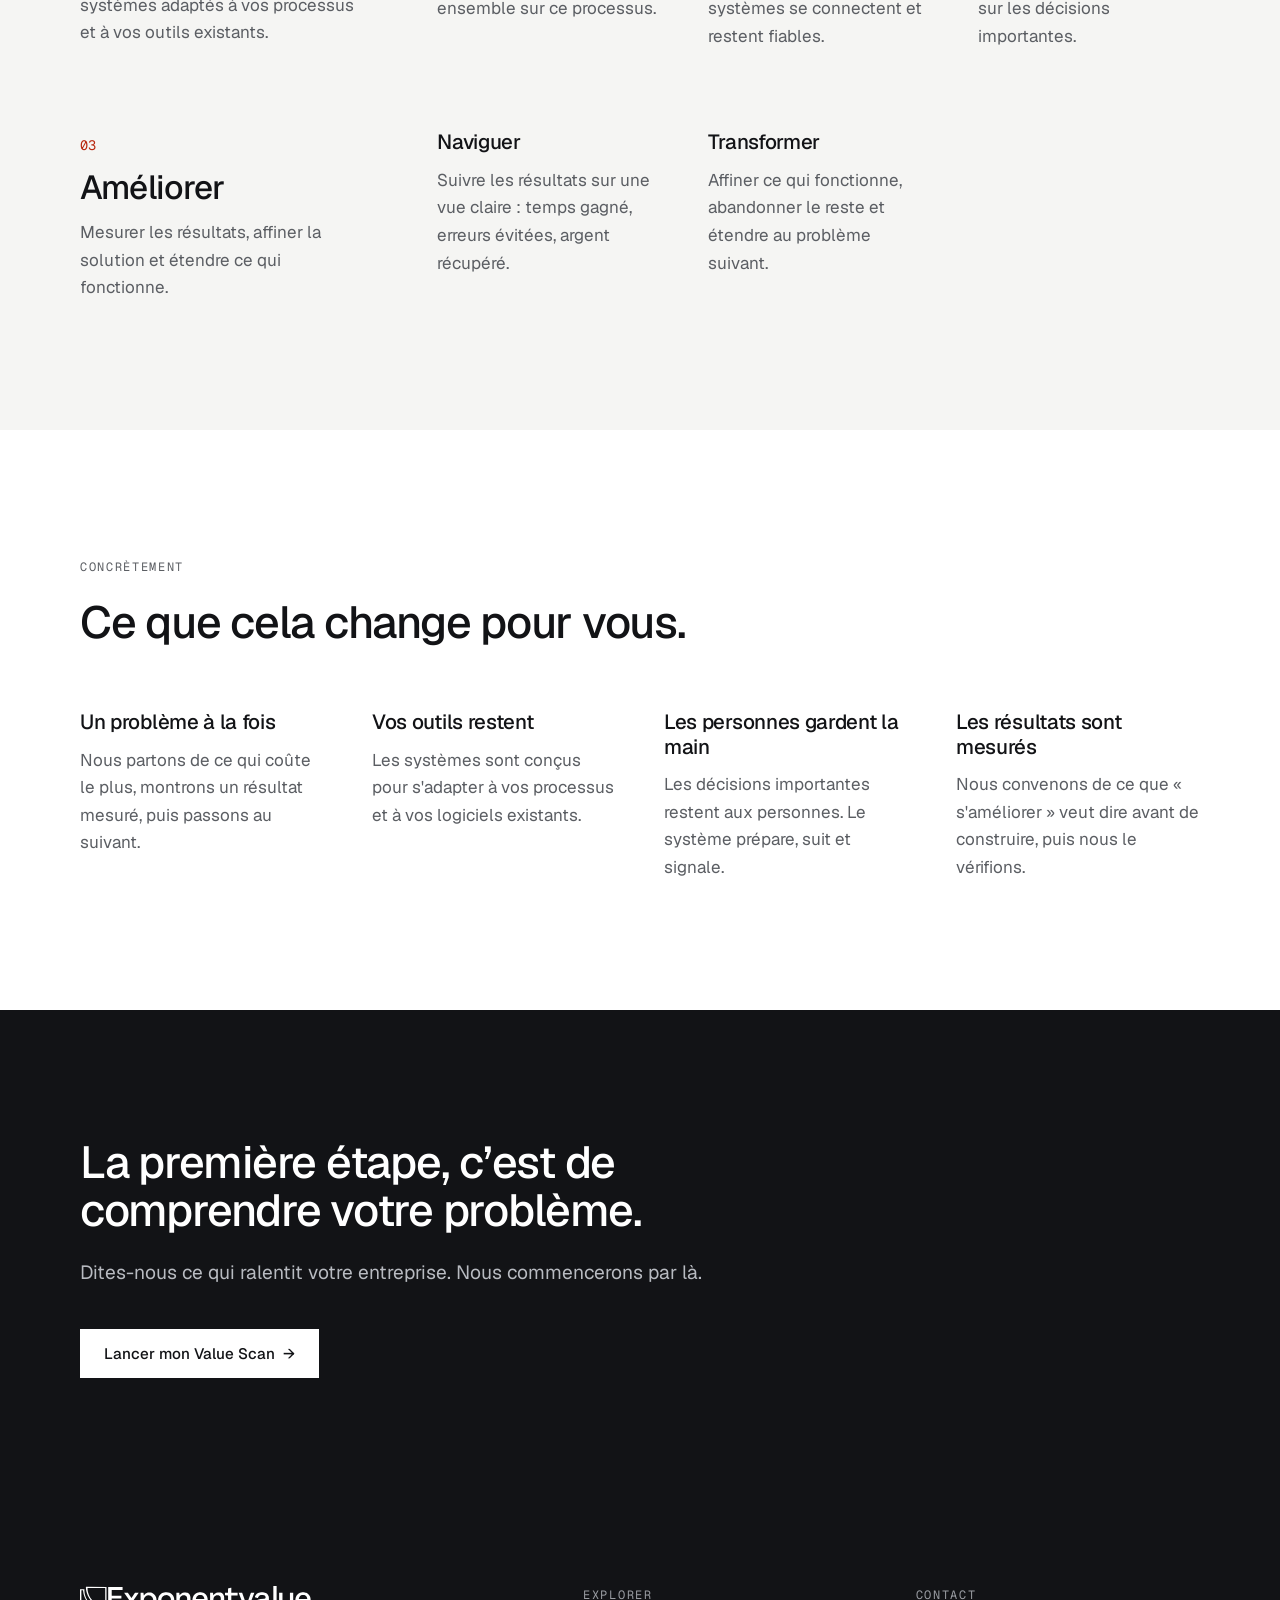
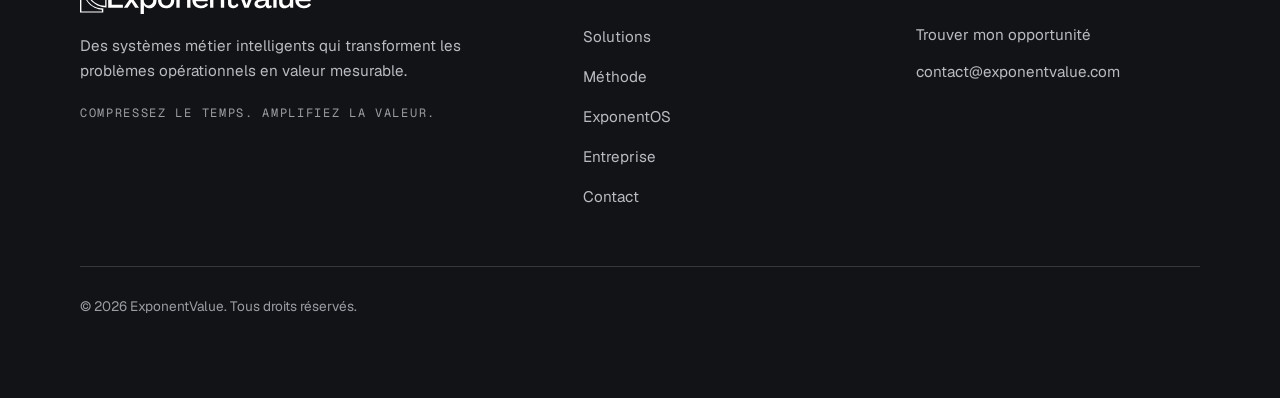
<file: methode/index.html>
<!DOCTYPE html><html lang="fr" class="geistsans_d5a4f12f-module__Ur3q_a__variable geistmono_157ca88a-module__iaM1Ya__variable h-full antialiased"><head><meta charSet="utf-8"/><meta name="viewport" content="width=device-width, initial-scale=1"/><link rel="preload" href="/_next/static/media/GeistMono_Variable.p.3ms9vq719j3f8.woff2" as="font" crossorigin="" type="font/woff2"/><link rel="preload" href="/_next/static/media/Geist_Variable-s.p.0mrjj4bg00-he.woff2" as="font" crossorigin="" type="font/woff2"/><link rel="preload" as="image" href="/logo-black.svg"/><link rel="preload" as="image" href="/logo-white.svg"/><link rel="stylesheet" href="/_next/static/chunks/2monj7xh8g951.css" data-precedence="next"/><link rel="preload" as="script" fetchPriority="low" href="/_next/static/chunks/0iq1i69206cyl.js"/><script src="/_next/static/chunks/27jktro2p5rq9.js" async=""></script><script src="/_next/static/chunks/14ky3lzzqsaw3.js" async=""></script><script src="/_next/static/chunks/0iec5q4ack_04.js" async=""></script><script src="/_next/static/chunks/turbopack-0s4st_y0ucgpp.js" async=""></script><script src="/_next/static/chunks/1x3l7pf1bll4r.js" async=""></script><script src="/_next/static/chunks/05-c3ty_6dwfk.js" async=""></script><script src="/_next/static/chunks/14mrh2-p_w84d.js" async=""></script><meta name="next-size-adjust" content=""/><meta name="theme-color" content="#121316"/><title>Méthode — ExponentValue</title><meta name="description" content="Du problème opérationnel à l&#x27;amélioration mesurable : identifier, construire, améliorer, avec les huit étapes du framework EXPONENT."/><link rel="manifest" href="/manifest.webmanifest"/><link rel="canonical" href="https://exponentvalue.com/methode/"/><meta property="og:title" content="Méthode — ExponentValue"/><meta property="og:description" content="Du problème opérationnel à l&#x27;amélioration mesurable : identifier, construire, améliorer, avec les huit étapes du framework EXPONENT."/><meta property="og:url" content="https://exponentvalue.com/methode/"/><meta property="og:site_name" content="ExponentValue"/><meta property="og:locale" content="fr_FR"/><meta property="og:type" content="website"/><meta name="twitter:card" content="summary_large_image"/><meta name="twitter:title" content="Méthode — ExponentValue"/><meta name="twitter:description" content="Du problème opérationnel à l&#x27;amélioration mesurable : identifier, construire, améliorer, avec les huit étapes du framework EXPONENT."/><link rel="icon" href="/favicon.ico?favicon.29ed_5eb4mu-z.ico" sizes="48x48" type="image/x-icon"/><link rel="icon" href="/icon.svg?icon.3gt16459l6rjc.svg" sizes="any" type="image/svg+xml"/><link rel="apple-touch-icon" href="/apple-icon.png?apple-icon.2i6vv2ck_z6_0.png" sizes="180x180" type="image/png"/><script src="/_next/static/chunks/0cz1d0mv5g_q7.js" noModule=""></script></head><body class="flex min-h-full flex-col"><div hidden=""><!--$--><!--/$--></div><a href="#main" class="sr-only focus:not-sr-only focus:fixed focus:left-4 focus:top-4 focus:z-[60] focus:bg-ink focus:px-4 focus:py-3 focus:text-paper">Aller au contenu</a><header class="pointer-events-none fixed inset-x-0 top-0 z-50 pt-3"><div class="mx-auto w-full max-w-[1680px] px-6 sm:px-10 lg:px-14 xl:px-20 "><div class="pointer-events-auto -mx-3 flex h-16 items-center justify-between rounded-xl border px-3 backdrop-blur-xl backdrop-saturate-150 transition-[background-color,border-color,box-shadow] duration-300 sm:-mx-5 sm:px-5 border-ink/10 bg-glass-light shadow-[0_12px_32px_-16px_rgb(18_19_22/0.35)]"><a aria-label="ExponentValue — accueil" class="relative block" href="/"><img alt="" width="232" height="28" decoding="async" data-nimg="1" class="h-7 w-auto transition-opacity duration-300 opacity-100" style="color:transparent" src="/logo-black.svg"/><img alt="" width="232" height="28" decoding="async" data-nimg="1" class="h-7 w-auto absolute inset-0 transition-opacity duration-300 opacity-0" style="color:transparent" src="/logo-white.svg"/></a><nav aria-label="Navigation principale" class="hidden items-center gap-9 lg:flex"><a class="py-2 text-[0.95rem] transition-colors duration-300 underline decoration-1 underline-offset-[10px] focus-visible:outline-none text-muted decoration-transparent hover:text-ink focus-visible:decoration-ink" href="/solutions/">Solutions</a><a aria-current="page" class="py-2 text-[0.95rem] transition-colors duration-300 underline decoration-1 underline-offset-[10px] focus-visible:outline-none text-ink decoration-accent" href="/methode/">Méthode</a><a class="py-2 text-[0.95rem] transition-colors duration-300 underline decoration-1 underline-offset-[10px] focus-visible:outline-none text-muted decoration-transparent hover:text-ink focus-visible:decoration-ink" href="/exponentos/">ExponentOS</a><a class="py-2 text-[0.95rem] transition-colors duration-300 underline decoration-1 underline-offset-[10px] focus-visible:outline-none text-muted decoration-transparent hover:text-ink focus-visible:decoration-ink" href="/entreprise/">Entreprise</a><a class="inline-flex min-h-12 items-center justify-center gap-2 px-6 py-3 text-[0.95rem] font-medium transition-colors duration-150 bg-ink text-paper hover:bg-ink-2 min-h-11 px-5 py-2.5" href="/contact/">Trouver mon opportunité</a></nav><button type="button" class="flex h-11 w-11 flex-col items-center justify-center gap-1.5 lg:hidden" aria-expanded="false" aria-controls="mobile-menu" aria-label="Ouvrir le menu"><span class="h-0.5 w-6 transition-[transform,background-color] duration-150 bg-ink "></span><span class="h-0.5 w-6 transition-[transform,background-color] duration-150 bg-ink "></span></button></div></div></header><main id="main" class="flex-1"><section aria-labelledby="work-title" class="bg-paper text-ink "><div class="mx-auto w-full max-w-[1680px] px-6 sm:px-10 lg:px-14 xl:px-20 py-20 md:py-28 lg:py-32"><div class="max-w-4xl "><p class="font-mono text-[0.75rem] uppercase tracking-[0.14em] text-muted">Méthode</p><h1 id="work-title" class="t-display mt-5 text-ink">Du problème opérationnel à l&#x27;amélioration mesurable.</h1><p class="lead mt-6 max-w-2xl text-muted">Nous comprenons le problème avant de construire la solution, puis nous mesurons si elle a fonctionné. Trois temps, appuyés par le framework EXPONENT.</p></div></div></section><section aria-labelledby="framework-title" class="bg-mist text-ink "><div class="mx-auto w-full max-w-[1680px] px-6 sm:px-10 lg:px-14 xl:px-20 py-20 md:py-28 lg:py-32"><div class="max-w-4xl "><p class="font-mono text-[0.75rem] uppercase tracking-[0.14em] text-muted">Le framework EXPONENT</p><h2 id="framework-title" class="t-h2 mt-5 text-ink">Huit étapes, trois temps.</h2><p class="lead mt-6 max-w-2xl text-muted">Le framework décrit comment passer d’un problème opérationnel à un système qui fonctionne, puis à une amélioration mesurable. Il reste léger : chaque étape a un seul but.</p></div><p class="mt-6 max-w-2xl text-[0.92rem] leading-relaxed text-muted">EXPONENT reprend les initiales anglaises des huit étapes : Examine, Extract, Prioritize, Orchestrate, Normalize, Execute, Navigate, Transform.</p><div class="mt-20 space-y-20"><div class="grid gap-10 lg:grid-cols-[0.8fr_2.2fr] lg:gap-20"><div><span class="font-mono text-[0.85rem] text-accent-deep">01</span><h3 class="t-h3-lg mt-3">Identifier</h3><p class="mt-3 max-w-xs leading-relaxed text-muted">Comprendre comment votre entreprise fonctionne et repérer les opportunités qui comptent.</p></div><ol class="grid gap-x-12 gap-y-10 sm:grid-cols-3"><li><h4 class="t-h3">Examiner</h4><p class="mt-3 leading-relaxed text-muted">Observer comment le travail se passe vraiment et où le temps et l&#x27;argent se perdent.</p></li><li><h4 class="t-h3">Extraire</h4><p class="mt-3 leading-relaxed text-muted">Rassembler les données, les documents et le savoir-faire dont le système aura besoin.</p></li><li><h4 class="t-h3">Prioriser</h4><p class="mt-3 leading-relaxed text-muted">Classer les opportunités selon leur impact et l&#x27;effort requis, puis commencer par une seule.</p></li></ol></div><div class="grid gap-10 lg:grid-cols-[0.8fr_2.2fr] lg:gap-20"><div><span class="font-mono text-[0.85rem] text-accent-deep">02</span><h3 class="t-h3-lg mt-3">Construire</h3><p class="mt-3 max-w-xs leading-relaxed text-muted">Concevoir et développer des systèmes adaptés à vos processus et à vos outils existants.</p></div><ol class="grid gap-x-12 gap-y-10 sm:grid-cols-3"><li><h4 class="t-h3">Orchestrer</h4><p class="mt-3 leading-relaxed text-muted">Concevoir comment les personnes, les outils et l&#x27;automatisation travaillent ensemble sur ce processus.</p></li><li><h4 class="t-h3">Normaliser</h4><p class="mt-3 leading-relaxed text-muted">Donner aux données et aux termes une structure commune pour que les systèmes se connectent et restent fiables.</p></li><li><h4 class="t-h3">Exécuter</h4><p class="mt-3 leading-relaxed text-muted">Mettre le système en service par étapes, les personnes gardant la main sur les décisions importantes.</p></li></ol></div><div class="grid gap-10 lg:grid-cols-[0.8fr_2.2fr] lg:gap-20"><div><span class="font-mono text-[0.85rem] text-accent-deep">03</span><h3 class="t-h3-lg mt-3">Améliorer</h3><p class="mt-3 max-w-xs leading-relaxed text-muted">Mesurer les résultats, affiner la solution et étendre ce qui fonctionne.</p></div><ol class="grid gap-x-12 gap-y-10 sm:grid-cols-3"><li><h4 class="t-h3">Naviguer</h4><p class="mt-3 leading-relaxed text-muted">Suivre les résultats sur une vue claire : temps gagné, erreurs évitées, argent récupéré.</p></li><li><h4 class="t-h3">Transformer</h4><p class="mt-3 leading-relaxed text-muted">Affiner ce qui fonctionne, abandonner le reste et étendre au problème suivant.</p></li></ol></div></div></div></section><section aria-labelledby="practice-title" class="bg-paper text-ink "><div class="mx-auto w-full max-w-[1680px] px-6 sm:px-10 lg:px-14 xl:px-20 py-20 md:py-28 lg:py-32"><div class="max-w-4xl "><p class="font-mono text-[0.75rem] uppercase tracking-[0.14em] text-muted">Concrètement</p><h2 id="practice-title" class="t-h2 mt-5 text-ink">Ce que cela change pour vous.</h2></div><ul class="mt-16 grid gap-x-12 gap-y-12 sm:grid-cols-2 lg:grid-cols-4"><li><h3 class="t-h3">Un problème à la fois</h3><p class="mt-3 max-w-xs leading-relaxed text-muted">Nous partons de ce qui coûte le plus, montrons un résultat mesuré, puis passons au suivant.</p></li><li><h3 class="t-h3">Vos outils restent</h3><p class="mt-3 max-w-xs leading-relaxed text-muted">Les systèmes sont conçus pour s&#x27;adapter à vos processus et à vos logiciels existants.</p></li><li><h3 class="t-h3">Les personnes gardent la main</h3><p class="mt-3 max-w-xs leading-relaxed text-muted">Les décisions importantes restent aux personnes. Le système prépare, suit et signale.</p></li><li><h3 class="t-h3">Les résultats sont mesurés</h3><p class="mt-3 max-w-xs leading-relaxed text-muted">Nous convenons de ce que « s&#x27;améliorer » veut dire avant de construire, puis nous le vérifions.</p></li></ul></div></section><section aria-labelledby="work-cta-title" data-nav-theme="dark" class="bg-ink text-paper "><div class="mx-auto w-full max-w-[1680px] px-6 sm:px-10 lg:px-14 xl:px-20 py-20 md:py-28 lg:py-32"><div class="max-w-4xl"><h2 id="work-cta-title" class="t-h2">La première étape, c’est de comprendre votre problème.</h2><p class="lead mt-6 max-w-2xl text-on-dark">Dites-nous ce qui ralentit votre entreprise. Nous commencerons par là.</p><a class="inline-flex min-h-12 items-center justify-center gap-2 px-6 py-3 text-[0.95rem] font-medium transition-colors duration-150 bg-paper text-ink hover:bg-mist mt-10" href="/contact/">Lancer mon Value Scan<span aria-hidden="true">→</span></a></div></div></section><!--$--><!--/$--></main><footer data-nav-theme="dark" class="bg-ink text-on-dark"><div class="mx-auto w-full max-w-[1680px] px-6 sm:px-10 lg:px-14 xl:px-20 py-16 md:py-20"><div class="grid gap-12 md:grid-cols-[1.6fr_1fr_1fr]"><div><img alt="ExponentValue" width="232" height="28" decoding="async" data-nimg="1" class="h-7 w-auto " style="color:transparent" src="/logo-white.svg"/><p class="mt-5 max-w-sm text-[0.95rem] leading-relaxed">Des systèmes métier intelligents qui transforment les problèmes opérationnels en valeur mesurable.</p><p class="mt-5 font-mono text-[0.75rem] uppercase tracking-[0.14em] text-faint">Compressez le temps. Amplifiez la valeur.</p></div><nav aria-label="Pied de page"><p class="font-mono text-[0.75rem] uppercase tracking-[0.14em] text-faint">Explorer</p><ul class="mt-4 space-y-3"><li><a class="text-[0.95rem] transition-colors duration-150 hover:text-paper" href="/solutions/">Solutions</a></li><li><a class="text-[0.95rem] transition-colors duration-150 hover:text-paper" href="/methode/">Méthode</a></li><li><a class="text-[0.95rem] transition-colors duration-150 hover:text-paper" href="/exponentos/">ExponentOS</a></li><li><a class="text-[0.95rem] transition-colors duration-150 hover:text-paper" href="/entreprise/">Entreprise</a></li><li><a class="text-[0.95rem] transition-colors duration-150 hover:text-paper" href="/contact/">Contact</a></li></ul></nav><div><p class="font-mono text-[0.75rem] uppercase tracking-[0.14em] text-faint">Contact</p><ul class="mt-4 space-y-3 text-[0.95rem]"><li><a class="transition-colors duration-150 hover:text-paper" href="/contact/">Trouver mon opportunité</a></li><li><a href="mailto:contact@exponentvalue.com" class="transition-colors duration-150 hover:text-paper">contact@exponentvalue.com</a></li></ul></div></div><div class="mt-14 border-t border-line-dark pt-7 text-[0.85rem] text-faint">© <!-- -->2026<!-- --> ExponentValue. Tous droits réservés.</div></div></footer><script type="application/ld+json">{"@context":"https://schema.org","@type":"Organization","name":"ExponentValue","url":"https://exponentvalue.com","logo":"https://exponentvalue.com/icon-512.png","description":"ExponentValue transforme les problèmes opérationnels des entreprises en systèmes intelligents qui créent une valeur mesurable."}</script><script src="/_next/static/chunks/0iq1i69206cyl.js" id="_R_" async=""></script><script>(self.__next_f=self.__next_f||[]).push([0])</script><script>self.__next_f.push([1,"1:\"$Sreact.fragment\"\n2:I[42724,[\"/_next/static/chunks/1x3l7pf1bll4r.js\"],\"default\"]\n3:I[39756,[\"/_next/static/chunks/05-c3ty_6dwfk.js\",\"/_next/static/chunks/14mrh2-p_w84d.js\"],\"default\"]\n4:I[37457,[\"/_next/static/chunks/05-c3ty_6dwfk.js\",\"/_next/static/chunks/14mrh2-p_w84d.js\"],\"default\"]\n5:I[22016,[\"/_next/static/chunks/1x3l7pf1bll4r.js\"],\"\"]\n6:I[5500,[\"/_next/static/chunks/1x3l7pf1bll4r.js\"],\"Image\"]\nf:I[68027,[\"/_next/static/chunks/1x3l7pf1bll4r.js\"],\"default\",1]\n:HL[\"/_next/static/chunks/2monj7xh8g951.css\",\"style\"]\n:HL[\"/_next/static/media/GeistMono_Variable.p.3ms9vq719j3f8.woff2\",\"font\",{\"crossOrigin\":\"\",\"type\":\"font/woff2\"}]\n:HL[\"/_next/static/media/Geist_Variable-s.p.0mrjj4bg00-he.woff2\",\"font\",{\"crossOrigin\":\"\",\"type\":\"font/woff2\"}]\n"])</script><script>self.__next_f.push([1,"0:{\"P\":null,\"c\":[\"\",\"methode\",\"\"],\"q\":\"\",\"i\":false,\"f\":[[[\"\",{\"children\":[\"methode\",{\"children\":[\"__PAGE__\",{}]}]},\"$undefined\",\"$undefined\",16],[[\"$\",\"$1\",\"c\",{\"children\":[[[\"$\",\"link\",\"0\",{\"rel\":\"stylesheet\",\"href\":\"/_next/static/chunks/2monj7xh8g951.css\",\"precedence\":\"next\",\"crossOrigin\":\"$undefined\",\"nonce\":\"$undefined\"}],[\"$\",\"script\",\"script-0\",{\"src\":\"/_next/static/chunks/1x3l7pf1bll4r.js\",\"async\":true,\"nonce\":\"$undefined\"}]],[\"$\",\"html\",null,{\"lang\":\"fr\",\"className\":\"geistsans_d5a4f12f-module__Ur3q_a__variable geistmono_157ca88a-module__iaM1Ya__variable h-full antialiased\",\"children\":[\"$\",\"body\",null,{\"className\":\"flex min-h-full flex-col\",\"children\":[[\"$\",\"a\",null,{\"href\":\"#main\",\"className\":\"sr-only focus:not-sr-only focus:fixed focus:left-4 focus:top-4 focus:z-[60] focus:bg-ink focus:px-4 focus:py-3 focus:text-paper\",\"children\":\"Aller au contenu\"}],[\"$\",\"$L2\",null,{}],[\"$\",\"main\",null,{\"id\":\"main\",\"className\":\"flex-1\",\"children\":[\"$\",\"$L3\",null,{\"parallelRouterKey\":\"children\",\"error\":\"$undefined\",\"errorStyles\":\"$undefined\",\"errorScripts\":\"$undefined\",\"template\":[\"$\",\"$L4\",null,{}],\"templateStyles\":\"$undefined\",\"templateScripts\":\"$undefined\",\"notFound\":[[\"$\",\"section\",null,{\"id\":\"$undefined\",\"aria-labelledby\":\"notfound-title\",\"data-nav-theme\":\"$undefined\",\"className\":\"bg-paper text-ink \",\"children\":[\"$\",\"div\",null,{\"className\":\"mx-auto w-full max-w-[1680px] px-6 sm:px-10 lg:px-14 xl:px-20 py-20 md:py-28 lg:py-32\",\"children\":[[\"$\",\"div\",null,{\"className\":\"max-w-4xl \",\"children\":[[\"$\",\"p\",null,{\"className\":\"font-mono text-[0.75rem] uppercase tracking-[0.14em] text-muted\",\"children\":\"404\"}],[\"$\",\"h1\",null,{\"id\":\"notfound-title\",\"className\":\"t-display mt-5 text-ink\",\"children\":\"Cette page n'existe pas.\"}],[\"$\",\"p\",null,{\"className\":\"lead mt-6 max-w-2xl text-muted\",\"children\":\"Le lien est peut-être périmé, ou la page a changé d’adresse. Repartez de l’accueil.\"}]]}],[\"$\",\"div\",null,{\"className\":\"mt-12 flex flex-col gap-4 sm:flex-row\",\"children\":[[\"$\",\"$L5\",null,{\"href\":\"/\",\"className\":\"inline-flex min-h-12 items-center justify-center gap-2 px-6 py-3 text-[0.95rem] font-medium transition-colors duration-150 bg-ink text-paper hover:bg-ink-2\",\"children\":[\"Retour à l’accueil\",[\"$\",\"span\",null,{\"aria-hidden\":\"true\",\"children\":\"→\"}]]}],[\"$\",\"$L5\",null,{\"href\":\"/solutions/\",\"className\":\"inline-flex min-h-12 items-center justify-center gap-2 px-6 py-3 text-[0.95rem] font-medium transition-colors duration-150 border border-ink text-ink hover:bg-ink hover:text-paper\",\"children\":[\"Découvrir nos solutions\",[\"$\",\"span\",null,{\"aria-hidden\":\"true\",\"children\":\"→\"}]]}]]}]]}]}],[]],\"forbidden\":\"$undefined\",\"unauthorized\":\"$undefined\"}]}],[\"$\",\"footer\",null,{\"data-nav-theme\":\"dark\",\"className\":\"bg-ink text-on-dark\",\"children\":[\"$\",\"div\",null,{\"className\":\"mx-auto w-full max-w-[1680px] px-6 sm:px-10 lg:px-14 xl:px-20 py-16 md:py-20\",\"children\":[[\"$\",\"div\",null,{\"className\":\"grid gap-12 md:grid-cols-[1.6fr_1fr_1fr]\",\"children\":[[\"$\",\"div\",null,{\"children\":[[\"$\",\"$L6\",null,{\"src\":\"/logo-white.svg\",\"alt\":\"ExponentValue\",\"width\":232,\"height\":28,\"priority\":true,\"className\":\"h-7 w-auto \"}],[\"$\",\"p\",null,{\"className\":\"mt-5 max-w-sm text-[0.95rem] leading-relaxed\",\"children\":\"Des systèmes métier intelligents qui transforment les problèmes opérationnels en valeur mesurable.\"}],[\"$\",\"p\",null,{\"className\":\"mt-5 font-mono text-[0.75rem] uppercase tracking-[0.14em] text-faint\",\"children\":\"Compressez le temps. Amplifiez la valeur.\"}]]}],[\"$\",\"nav\",null,{\"aria-label\":\"Pied de page\",\"children\":[[\"$\",\"p\",null,{\"className\":\"font-mono text-[0.75rem] uppercase tracking-[0.14em] text-faint\",\"children\":\"Explorer\"}],[\"$\",\"ul\",null,{\"className\":\"mt-4 space-y-3\",\"children\":[[\"$\",\"li\",\"/solutions/\",{\"children\":[\"$\",\"$L5\",null,{\"href\":\"/solutions/\",\"className\":\"text-[0.95rem] transition-colors duration-150 hover:text-paper\",\"children\":\"Solutions\"}]}],[\"$\",\"li\",\"/methode/\",{\"children\":[\"$\",\"$L5\",null,{\"href\":\"/methode/\",\"className\":\"text-[0.95rem] transition-colors duration-150 hover:text-paper\",\"children\":\"Méthode\"}]}],[\"$\",\"li\",\"/exponentos/\",{\"children\":[\"$\",\"$L5\",null,{\"href\":\"/exponentos/\",\"className\":\"text-[0.95rem] transition-colors duration-150 hover:text-paper\",\"children\":\"ExponentOS\"}]}],[\"$\",\"li\",\"/entreprise/\",{\"children\":[\"$\",\"$L5\",null,{\"href\":\"/entreprise/\",\"className\":\"text-[0.95rem] transition-colors duration-150 hover:text-paper\",\"children\":\"Entreprise\"}]}],\"$L7\"]}]]}],\"$L8\"]}],\"$L9\"]}]}],\"$La\"]}]}]]}],{\"children\":[\"$Lb\",{\"children\":[\"$Lc\",{},null,false,null]},null,false,\"$@d\"]},null,false,null],\"$Le\",false]],\"m\":\"$undefined\",\"G\":[\"$f\",[\"$L10\"]],\"S\":true,\"h\":null,\"s\":\"$undefined\",\"l\":\"$undefined\",\"p\":\"$undefined\",\"d\":\"$undefined\",\"b\":\"0waXm6dviwlY0Xs5PsL77\"}\n"])</script><script>self.__next_f.push([1,"18:I[97367,[\"/_next/static/chunks/05-c3ty_6dwfk.js\",\"/_next/static/chunks/14mrh2-p_w84d.js\"],\"ViewportBoundary\"]\n1a:I[97367,[\"/_next/static/chunks/05-c3ty_6dwfk.js\",\"/_next/static/chunks/14mrh2-p_w84d.js\"],\"MetadataBoundary\"]\n1b:\"$Sreact.suspense\"\n7:[\"$\",\"li\",\"/contact/\",{\"children\":[\"$\",\"$L5\",null,{\"href\":\"/contact/\",\"className\":\"text-[0.95rem] transition-colors duration-150 hover:text-paper\",\"children\":\"Contact\"}]}]\n8:[\"$\",\"div\",null,{\"children\":[[\"$\",\"p\",null,{\"className\":\"font-mono text-[0.75rem] uppercase tracking-[0.14em] text-faint\",\"children\":\"Contact\"}],[\"$\",\"ul\",null,{\"className\":\"mt-4 space-y-3 text-[0.95rem]\",\"children\":[[\"$\",\"li\",null,{\"children\":[\"$\",\"$L5\",null,{\"href\":\"/contact/\",\"className\":\"transition-colors duration-150 hover:text-paper\",\"children\":\"Trouver mon opportunité\"}]}],[\"$\",\"li\",null,{\"children\":[\"$\",\"a\",null,{\"href\":\"mailto:contact@exponentvalue.com\",\"className\":\"transition-colors duration-150 hover:text-paper\",\"children\":\"contact@exponentvalue.com\"}]}]]}]]}]\n9:[\"$\",\"div\",null,{\"className\":\"mt-14 border-t border-line-dark pt-7 text-[0.85rem] text-faint\",\"children\":[\"© \",2026,\" ExponentValue. Tous droits réservés.\"]}]\na:[\"$\",\"script\",null,{\"type\":\"application/ld+json\",\"dangerouslySetInnerHTML\":{\"__html\":\"{\\\"@context\\\":\\\"https://schema.org\\\",\\\"@type\\\":\\\"Organization\\\",\\\"name\\\":\\\"ExponentValue\\\",\\\"url\\\":\\\"https://exponentvalue.com\\\",\\\"logo\\\":\\\"https://exponentvalue.com/icon-512.png\\\",\\\"description\\\":\\\"ExponentValue transforme les problèmes opérationnels des entreprises en systèmes intelligents qui créent une valeur mesurable.\\\"}\"}}]\nb:[\"$\",\"$1\",\"c\",{\"children\":[null,[\"$\",\"$L3\",null,{\"parallelRouterKey\":\"children\",\"error\":\"$undefined\",\"errorStyles\":\"$undefined\",\"errorScripts\":\"$undefined\",\"template\":[\"$\",\"$L4\",null,{}],\"templateStyles\":\"$undefined\",\"templateScripts\":\"$undefined\",\"notFound\":\"$undefined\",\"forbidden\":\"$undefined\",\"unauthorized\":\"$undefined\"}]]}]\n"])</script><script>self.__next_f.push([1,"c:[\"$\",\"$1\",\"c\",{\"children\":[[[\"$\",\"section\",null,{\"id\":\"$undefined\",\"aria-labelledby\":\"work-title\",\"data-nav-theme\":\"$undefined\",\"className\":\"bg-paper text-ink \",\"children\":[\"$\",\"div\",null,{\"className\":\"mx-auto w-full max-w-[1680px] px-6 sm:px-10 lg:px-14 xl:px-20 py-20 md:py-28 lg:py-32\",\"children\":[\"$\",\"div\",null,{\"className\":\"max-w-4xl \",\"children\":[[\"$\",\"p\",null,{\"className\":\"font-mono text-[0.75rem] uppercase tracking-[0.14em] text-muted\",\"children\":\"Méthode\"}],[\"$\",\"h1\",null,{\"id\":\"work-title\",\"className\":\"t-display mt-5 text-ink\",\"children\":\"Du problème opérationnel à l'amélioration mesurable.\"}],[\"$\",\"p\",null,{\"className\":\"lead mt-6 max-w-2xl text-muted\",\"children\":\"Nous comprenons le problème avant de construire la solution, puis nous mesurons si elle a fonctionné. Trois temps, appuyés par le framework EXPONENT.\"}]]}]}]}],[\"$\",\"section\",null,{\"id\":\"$undefined\",\"aria-labelledby\":\"framework-title\",\"data-nav-theme\":\"$undefined\",\"className\":\"bg-mist text-ink \",\"children\":[\"$\",\"div\",null,{\"className\":\"mx-auto w-full max-w-[1680px] px-6 sm:px-10 lg:px-14 xl:px-20 py-20 md:py-28 lg:py-32\",\"children\":[[\"$\",\"div\",null,{\"className\":\"max-w-4xl \",\"children\":[[\"$\",\"p\",null,{\"className\":\"font-mono text-[0.75rem] uppercase tracking-[0.14em] text-muted\",\"children\":\"Le framework EXPONENT\"}],[\"$\",\"h2\",null,{\"id\":\"framework-title\",\"className\":\"t-h2 mt-5 text-ink\",\"children\":\"Huit étapes, trois temps.\"}],[\"$\",\"p\",null,{\"className\":\"lead mt-6 max-w-2xl text-muted\",\"children\":\"Le framework décrit comment passer d’un problème opérationnel à un système qui fonctionne, puis à une amélioration mesurable. Il reste léger : chaque étape a un seul but.\"}]]}],[\"$\",\"p\",null,{\"className\":\"mt-6 max-w-2xl text-[0.92rem] leading-relaxed text-muted\",\"children\":\"EXPONENT reprend les initiales anglaises des huit étapes : Examine, Extract, Prioritize, Orchestrate, Normalize, Execute, Navigate, Transform.\"}],[\"$\",\"div\",null,{\"className\":\"mt-20 space-y-20\",\"children\":[[\"$\",\"div\",\"Identifier\",{\"className\":\"grid gap-10 lg:grid-cols-[0.8fr_2.2fr] lg:gap-20\",\"children\":[[\"$\",\"div\",null,{\"children\":[[\"$\",\"span\",null,{\"className\":\"font-mono text-[0.85rem] text-accent-deep\",\"children\":\"01\"}],[\"$\",\"h3\",null,{\"className\":\"t-h3-lg mt-3\",\"children\":\"Identifier\"}],[\"$\",\"p\",null,{\"className\":\"mt-3 max-w-xs leading-relaxed text-muted\",\"children\":\"Comprendre comment votre entreprise fonctionne et repérer les opportunités qui comptent.\"}]]}],[\"$\",\"ol\",null,{\"className\":\"grid gap-x-12 gap-y-10 sm:grid-cols-3\",\"children\":[[\"$\",\"li\",\"Examiner\",{\"children\":[[\"$\",\"h4\",null,{\"className\":\"t-h3\",\"children\":\"Examiner\"}],[\"$\",\"p\",null,{\"className\":\"mt-3 leading-relaxed text-muted\",\"children\":\"Observer comment le travail se passe vraiment et où le temps et l'argent se perdent.\"}]]}],[\"$\",\"li\",\"Extraire\",{\"children\":[[\"$\",\"h4\",null,{\"className\":\"t-h3\",\"children\":\"Extraire\"}],[\"$\",\"p\",null,{\"className\":\"mt-3 leading-relaxed text-muted\",\"children\":\"Rassembler les données, les documents et le savoir-faire dont le système aura besoin.\"}]]}],[\"$\",\"li\",\"Prioriser\",{\"children\":[[\"$\",\"h4\",null,{\"className\":\"t-h3\",\"children\":\"Prioriser\"}],[\"$\",\"p\",null,{\"className\":\"mt-3 leading-relaxed text-muted\",\"children\":\"Classer les opportunités selon leur impact et l'effort requis, puis commencer par une seule.\"}]]}]]}]]}],[\"$\",\"div\",\"Construire\",{\"className\":\"grid gap-10 lg:grid-cols-[0.8fr_2.2fr] lg:gap-20\",\"children\":[[\"$\",\"div\",null,{\"children\":[[\"$\",\"span\",null,{\"className\":\"font-mono text-[0.85rem] text-accent-deep\",\"children\":\"02\"}],[\"$\",\"h3\",null,{\"className\":\"t-h3-lg mt-3\",\"children\":\"Construire\"}],[\"$\",\"p\",null,{\"className\":\"mt-3 max-w-xs leading-relaxed text-muted\",\"children\":\"Concevoir et développer des systèmes adaptés à vos processus et à vos outils existants.\"}]]}],[\"$\",\"ol\",null,{\"className\":\"grid gap-x-12 gap-y-10 sm:grid-cols-3\",\"children\":[[\"$\",\"li\",\"Orchestrer\",{\"children\":[[\"$\",\"h4\",null,{\"className\":\"t-h3\",\"children\":\"Orchestrer\"}],[\"$\",\"p\",null,{\"className\":\"mt-3 leading-relaxed text-muted\",\"children\":\"Concevoir comment les personnes, les outils et l'automatisation travaillent ensemble sur ce processus.\"}]]}],\"$L11\",\"$L12\"]}]]}],\"$L13\"]}]]}]}],\"$L14\",\"$L15\"],null,\"$L16\"]}]\n"])</script><script>self.__next_f.push([1,"17:[]\nd:\"$W17\"\ne:[\"$\",\"$1\",\"h\",{\"children\":[null,[\"$\",\"$L18\",null,{\"children\":\"$L19\"}],[\"$\",\"div\",null,{\"hidden\":true,\"children\":[\"$\",\"$L1a\",null,{\"children\":[\"$\",\"$1b\",null,{\"name\":\"Next.Metadata\",\"children\":\"$L1c\"}]}]}],[\"$\",\"meta\",null,{\"name\":\"next-size-adjust\",\"content\":\"\"}]]}]\n10:[\"$\",\"link\",\"0\",{\"rel\":\"stylesheet\",\"href\":\"/_next/static/chunks/2monj7xh8g951.css\",\"precedence\":\"next\",\"crossOrigin\":\"$undefined\",\"nonce\":\"$undefined\"}]\n"])</script><script>self.__next_f.push([1,"1d:I[97367,[\"/_next/static/chunks/05-c3ty_6dwfk.js\",\"/_next/static/chunks/14mrh2-p_w84d.js\"],\"OutletBoundary\"]\n11:[\"$\",\"li\",\"Normaliser\",{\"children\":[[\"$\",\"h4\",null,{\"className\":\"t-h3\",\"children\":\"Normaliser\"}],[\"$\",\"p\",null,{\"className\":\"mt-3 leading-relaxed text-muted\",\"children\":\"Donner aux données et aux termes une structure commune pour que les systèmes se connectent et restent fiables.\"}]]}]\n12:[\"$\",\"li\",\"Exécuter\",{\"children\":[[\"$\",\"h4\",null,{\"className\":\"t-h3\",\"children\":\"Exécuter\"}],[\"$\",\"p\",null,{\"className\":\"mt-3 leading-relaxed text-muted\",\"children\":\"Mettre le système en service par étapes, les personnes gardant la main sur les décisions importantes.\"}]]}]\n13:[\"$\",\"div\",\"Améliorer\",{\"className\":\"grid gap-10 lg:grid-cols-[0.8fr_2.2fr] lg:gap-20\",\"children\":[[\"$\",\"div\",null,{\"children\":[[\"$\",\"span\",null,{\"className\":\"font-mono text-[0.85rem] text-accent-deep\",\"children\":\"03\"}],[\"$\",\"h3\",null,{\"className\":\"t-h3-lg mt-3\",\"children\":\"Améliorer\"}],[\"$\",\"p\",null,{\"className\":\"mt-3 max-w-xs leading-relaxed text-muted\",\"children\":\"Mesurer les résultats, affiner la solution et étendre ce qui fonctionne.\"}]]}],[\"$\",\"ol\",null,{\"className\":\"grid gap-x-12 gap-y-10 sm:grid-cols-3\",\"children\":[[\"$\",\"li\",\"Naviguer\",{\"children\":[[\"$\",\"h4\",null,{\"className\":\"t-h3\",\"children\":\"Naviguer\"}],[\"$\",\"p\",null,{\"className\":\"mt-3 leading-relaxed text-muted\",\"children\":\"Suivre les résultats sur une vue claire : temps gagné, erreurs évitées, argent récupéré.\"}]]}],[\"$\",\"li\",\"Transformer\",{\"children\":[[\"$\",\"h4\",null,{\"className\":\"t-h3\",\"children\":\"Transformer\"}],[\"$\",\"p\",null,{\"className\":\"mt-3 leading-relaxed text-muted\",\"children\":\"Affiner ce qui fonctionne, abandonner le reste et étendre au problème suivant.\"}]]}]]}]]}]\n"])</script><script>self.__next_f.push([1,"14:[\"$\",\"section\",null,{\"id\":\"$undefined\",\"aria-labelledby\":\"practice-title\",\"data-nav-theme\":\"$undefined\",\"className\":\"bg-paper text-ink \",\"children\":[\"$\",\"div\",null,{\"className\":\"mx-auto w-full max-w-[1680px] px-6 sm:px-10 lg:px-14 xl:px-20 py-20 md:py-28 lg:py-32\",\"children\":[[\"$\",\"div\",null,{\"className\":\"max-w-4xl \",\"children\":[[\"$\",\"p\",null,{\"className\":\"font-mono text-[0.75rem] uppercase tracking-[0.14em] text-muted\",\"children\":\"Concrètement\"}],[\"$\",\"h2\",null,{\"id\":\"practice-title\",\"className\":\"t-h2 mt-5 text-ink\",\"children\":\"Ce que cela change pour vous.\"}],null]}],[\"$\",\"ul\",null,{\"className\":\"mt-16 grid gap-x-12 gap-y-12 sm:grid-cols-2 lg:grid-cols-4\",\"children\":[[\"$\",\"li\",\"Un problème à la fois\",{\"children\":[[\"$\",\"h3\",null,{\"className\":\"t-h3\",\"children\":\"Un problème à la fois\"}],[\"$\",\"p\",null,{\"className\":\"mt-3 max-w-xs leading-relaxed text-muted\",\"children\":\"Nous partons de ce qui coûte le plus, montrons un résultat mesuré, puis passons au suivant.\"}]]}],[\"$\",\"li\",\"Vos outils restent\",{\"children\":[[\"$\",\"h3\",null,{\"className\":\"t-h3\",\"children\":\"Vos outils restent\"}],[\"$\",\"p\",null,{\"className\":\"mt-3 max-w-xs leading-relaxed text-muted\",\"children\":\"Les systèmes sont conçus pour s'adapter à vos processus et à vos logiciels existants.\"}]]}],[\"$\",\"li\",\"Les personnes gardent la main\",{\"children\":[[\"$\",\"h3\",null,{\"className\":\"t-h3\",\"children\":\"Les personnes gardent la main\"}],[\"$\",\"p\",null,{\"className\":\"mt-3 max-w-xs leading-relaxed text-muted\",\"children\":\"Les décisions importantes restent aux personnes. Le système prépare, suit et signale.\"}]]}],[\"$\",\"li\",\"Les résultats sont mesurés\",{\"children\":[[\"$\",\"h3\",null,{\"className\":\"t-h3\",\"children\":\"Les résultats sont mesurés\"}],[\"$\",\"p\",null,{\"className\":\"mt-3 max-w-xs leading-relaxed text-muted\",\"children\":\"Nous convenons de ce que « s'améliorer » veut dire avant de construire, puis nous le vérifions.\"}]]}]]}]]}]}]\n"])</script><script>self.__next_f.push([1,"15:[\"$\",\"section\",null,{\"id\":\"$undefined\",\"aria-labelledby\":\"work-cta-title\",\"data-nav-theme\":\"dark\",\"className\":\"bg-ink text-paper \",\"children\":[\"$\",\"div\",null,{\"className\":\"mx-auto w-full max-w-[1680px] px-6 sm:px-10 lg:px-14 xl:px-20 py-20 md:py-28 lg:py-32\",\"children\":[\"$\",\"div\",null,{\"className\":\"max-w-4xl\",\"children\":[[\"$\",\"h2\",null,{\"id\":\"work-cta-title\",\"className\":\"t-h2\",\"children\":\"La première étape, c’est de comprendre votre problème.\"}],[\"$\",\"p\",null,{\"className\":\"lead mt-6 max-w-2xl text-on-dark\",\"children\":\"Dites-nous ce qui ralentit votre entreprise. Nous commencerons par là.\"}],[\"$\",\"$L5\",null,{\"href\":\"/contact/\",\"className\":\"inline-flex min-h-12 items-center justify-center gap-2 px-6 py-3 text-[0.95rem] font-medium transition-colors duration-150 bg-paper text-ink hover:bg-mist mt-10\",\"children\":[\"Lancer mon Value Scan\",[\"$\",\"span\",null,{\"aria-hidden\":\"true\",\"children\":\"→\"}]]}]]}]}]}]\n16:[\"$\",\"$L1d\",null,{\"children\":[\"$\",\"$1b\",null,{\"name\":\"Next.MetadataOutlet\",\"children\":\"$@1e\"}]}]\n"])</script><script>self.__next_f.push([1,"19:[[\"$\",\"meta\",\"0\",{\"charSet\":\"utf-8\"}],[\"$\",\"meta\",\"1\",{\"name\":\"viewport\",\"content\":\"width=device-width, initial-scale=1\"}],[\"$\",\"meta\",\"2\",{\"name\":\"theme-color\",\"content\":\"#121316\"}]]\n"])</script><script>self.__next_f.push([1,"1f:I[27201,[\"/_next/static/chunks/05-c3ty_6dwfk.js\",\"/_next/static/chunks/14mrh2-p_w84d.js\"],\"IconMark\"]\n"])</script><script>self.__next_f.push([1,"1c:[[\"$\",\"title\",\"0\",{\"children\":\"Méthode — ExponentValue\"}],[\"$\",\"meta\",\"1\",{\"name\":\"description\",\"content\":\"Du problème opérationnel à l'amélioration mesurable : identifier, construire, améliorer, avec les huit étapes du framework EXPONENT.\"}],[\"$\",\"link\",\"2\",{\"rel\":\"manifest\",\"href\":\"/manifest.webmanifest\",\"crossOrigin\":\"$undefined\"}],[\"$\",\"link\",\"3\",{\"rel\":\"canonical\",\"href\":\"https://exponentvalue.com/methode/\"}],[\"$\",\"meta\",\"4\",{\"property\":\"og:title\",\"content\":\"Méthode — ExponentValue\"}],[\"$\",\"meta\",\"5\",{\"property\":\"og:description\",\"content\":\"Du problème opérationnel à l'amélioration mesurable : identifier, construire, améliorer, avec les huit étapes du framework EXPONENT.\"}],[\"$\",\"meta\",\"6\",{\"property\":\"og:url\",\"content\":\"https://exponentvalue.com/methode/\"}],[\"$\",\"meta\",\"7\",{\"property\":\"og:site_name\",\"content\":\"ExponentValue\"}],[\"$\",\"meta\",\"8\",{\"property\":\"og:locale\",\"content\":\"fr_FR\"}],[\"$\",\"meta\",\"9\",{\"property\":\"og:type\",\"content\":\"website\"}],[\"$\",\"meta\",\"10\",{\"name\":\"twitter:card\",\"content\":\"summary_large_image\"}],[\"$\",\"meta\",\"11\",{\"name\":\"twitter:title\",\"content\":\"Méthode — ExponentValue\"}],[\"$\",\"meta\",\"12\",{\"name\":\"twitter:description\",\"content\":\"Du problème opérationnel à l'amélioration mesurable : identifier, construire, améliorer, avec les huit étapes du framework EXPONENT.\"}],[\"$\",\"link\",\"13\",{\"rel\":\"icon\",\"href\":\"/favicon.ico?favicon.29ed_5eb4mu-z.ico\",\"sizes\":\"48x48\",\"type\":\"image/x-icon\"}],[\"$\",\"link\",\"14\",{\"rel\":\"icon\",\"href\":\"/icon.svg?icon.3gt16459l6rjc.svg\",\"sizes\":\"any\",\"type\":\"image/svg+xml\"}],[\"$\",\"link\",\"15\",{\"rel\":\"apple-touch-icon\",\"href\":\"/apple-icon.png?apple-icon.2i6vv2ck_z6_0.png\",\"sizes\":\"180x180\",\"type\":\"image/png\"}],[\"$\",\"$L1f\",\"16\",{}]]\n"])</script><script>self.__next_f.push([1,"1e:null\n"])</script></body></html>
</file>
<file: _next/static/chunks/2monj7xh8g951.css>
@font-face{font-family:GeistSans;src:url(../media/Geist_Variable-s.p.0mrjj4bg00-he.woff2)format("woff2");font-display:swap;font-weight:100 900}@font-face{font-family:GeistSans Fallback;src:local(Arial);ascent-override:94.56%;descent-override:27.76%;line-gap-override:0.0%;size-adjust:106.28%}.geistsans_d5a4f12f-module__Ur3q_a__className{font-family:GeistSans,GeistSans Fallback}.geistsans_d5a4f12f-module__Ur3q_a__variable{--font-geist-sans:"GeistSans", "GeistSans Fallback"}
@font-face{font-family:GeistMono;src:url(../media/GeistMono_Variable.p.3ms9vq719j3f8.woff2)format("woff2");font-display:swap;font-weight:100 900}.geistmono_157ca88a-module__iaM1Ya__className{font-family:GeistMono,ui-monospace,SFMono-Regular,Roboto Mono,Menlo,Monaco,Liberation Mono,DejaVu Sans Mono,Courier New,monospace}.geistmono_157ca88a-module__iaM1Ya__variable{--font-geist-mono:"GeistMono", ui-monospace, SFMono-Regular, Roboto Mono, Menlo, Monaco, Liberation Mono, DejaVu Sans Mono, Courier New, monospace}
@layer properties{@supports (((-webkit-hyphens:none)) and (not (margin-trim:inline))) or ((-moz-orient:inline) and (not (color:rgb(from red r g b)))){*,:before,:after,::backdrop{--tw-translate-x:0;--tw-translate-y:0;--tw-translate-z:0;--tw-space-y-reverse:0;--tw-border-style:solid;--tw-leading:initial;--tw-font-weight:initial;--tw-tracking:initial;--tw-shadow:0 0 #0000;--tw-shadow-color:initial;--tw-shadow-alpha:100%;--tw-inset-shadow:0 0 #0000;--tw-inset-shadow-color:initial;--tw-inset-shadow-alpha:100%;--tw-ring-color:initial;--tw-ring-shadow:0 0 #0000;--tw-inset-ring-color:initial;--tw-inset-ring-shadow:0 0 #0000;--tw-ring-inset:initial;--tw-ring-offset-width:0px;--tw-ring-offset-color:#fff;--tw-ring-offset-shadow:0 0 #0000;--tw-backdrop-blur:initial;--tw-backdrop-brightness:initial;--tw-backdrop-contrast:initial;--tw-backdrop-grayscale:initial;--tw-backdrop-hue-rotate:initial;--tw-backdrop-invert:initial;--tw-backdrop-opacity:initial;--tw-backdrop-saturate:initial;--tw-backdrop-sepia:initial;--tw-duration:initial;--tw-content:""}}}@layer theme{:root,:host{--font-sans:var(--font-geist-sans), ui-sans-serif, system-ui, sans-serif;--spacing:.25rem;--container-xs:20rem;--container-sm:24rem;--container-md:28rem;--container-xl:36rem;--container-2xl:42rem;--container-4xl:56rem;--text-base:1rem;--text-base--line-height:calc(1.5 / 1);--text-xl:1.25rem;--text-xl--line-height:calc(1.75 / 1.25);--text-3xl:1.875rem;--text-3xl--line-height:calc(2.25 / 1.875);--font-weight-medium:500;--font-weight-semibold:600;--tracking-tight:-.025em;--leading-relaxed:1.625;--radius-xl:.75rem;--blur-xl:24px;--default-transition-duration:.15s;--default-transition-timing-function:cubic-bezier(.4, 0, .2, 1);--default-font-family:var(--font-geist-sans), ui-sans-serif, system-ui, sans-serif;--default-mono-font-family:var(--font-geist-mono), ui-monospace, "SFMono-Regular", monospace}}@layer base{*,:after,:before,::backdrop{box-sizing:border-box;border:0 solid;margin:0;padding:0}::file-selector-button{box-sizing:border-box;border:0 solid;margin:0;padding:0}html,:host{-webkit-text-size-adjust:100%;tab-size:4;line-height:1.5;font-family:var(--default-font-family,ui-sans-serif, system-ui, sans-serif, "Apple Color Emoji", "Segoe UI Emoji", "Segoe UI Symbol", "Noto Color Emoji");font-feature-settings:var(--default-font-feature-settings,normal);font-variation-settings:var(--default-font-variation-settings,normal);-webkit-tap-highlight-color:transparent}hr{height:0;color:inherit;border-top-width:1px}abbr:where([title]){-webkit-text-decoration:underline dotted;text-decoration:underline dotted}h1,h2,h3,h4,h5,h6{font-size:inherit;font-weight:inherit}a{color:inherit;-webkit-text-decoration:inherit;-webkit-text-decoration:inherit;-webkit-text-decoration:inherit;-webkit-text-decoration:inherit;text-decoration:inherit}b,strong{font-weight:bolder}code,kbd,samp,pre{font-family:var(--default-mono-font-family,ui-monospace, SFMono-Regular, Menlo, Monaco, Consolas, "Liberation Mono", "Courier New", monospace);font-feature-settings:var(--default-mono-font-feature-settings,normal);font-variation-settings:var(--default-mono-font-variation-settings,normal);font-size:1em}small{font-size:80%}sub,sup{vertical-align:baseline;font-size:75%;line-height:0;position:relative}sub{bottom:-.25em}sup{top:-.5em}table{text-indent:0;border-color:inherit;border-collapse:collapse}:-moz-focusring{outline:auto}progress{vertical-align:baseline}summary{display:list-item}ol,ul,menu{list-style:none}img,svg,video,canvas,audio,iframe,embed,object{vertical-align:middle;display:block}img,video{max-width:100%;height:auto}button,input,select,optgroup,textarea{font:inherit;font-feature-settings:inherit;font-variation-settings:inherit;letter-spacing:inherit;color:inherit;opacity:1;background-color:#0000;border-radius:0}::file-selector-button{font:inherit;font-feature-settings:inherit;font-variation-settings:inherit;letter-spacing:inherit;color:inherit;opacity:1;background-color:#0000;border-radius:0}:where(select:is([multiple],[size])) optgroup{font-weight:bolder}:where(select:is([multiple],[size])) optgroup option{padding-inline-start:20px}::file-selector-button{margin-inline-end:4px}::placeholder{opacity:1}@supports (not ((-webkit-appearance:-apple-pay-button))) or (contain-intrinsic-size:1px){::placeholder{color:currentColor}@supports (color:color-mix(in lab, red, red)){::placeholder{color:color-mix(in oklab, currentcolor 50%, transparent)}}}textarea{resize:vertical}::-webkit-search-decoration{-webkit-appearance:none}::-webkit-date-and-time-value{min-height:1lh;text-align:inherit}::-webkit-datetime-edit{display:inline-flex}::-webkit-datetime-edit-fields-wrapper{padding:0}::-webkit-datetime-edit{padding-block:0}::-webkit-datetime-edit-year-field{padding-block:0}::-webkit-datetime-edit-month-field{padding-block:0}::-webkit-datetime-edit-day-field{padding-block:0}::-webkit-datetime-edit-hour-field{padding-block:0}::-webkit-datetime-edit-minute-field{padding-block:0}::-webkit-datetime-edit-second-field{padding-block:0}::-webkit-datetime-edit-millisecond-field{padding-block:0}::-webkit-datetime-edit-meridiem-field{padding-block:0}::-webkit-calendar-picker-indicator{line-height:1}:-moz-ui-invalid{box-shadow:none}button,input:where([type=button],[type=reset],[type=submit]){appearance:button}::file-selector-button{appearance:button}::-webkit-inner-spin-button{height:auto}::-webkit-outer-spin-button{height:auto}[hidden]:where(:not([hidden=until-found])){display:none!important}:focus-visible{outline:1px solid}@supports (color:color-mix(in lab, red, red)){:focus-visible{outline:1px solid color-mix(in srgb, currentColor 75%, transparent)}}:focus-visible{outline-offset:4px}}@layer components;@layer utilities{.pointer-events-auto{pointer-events:auto}.pointer-events-none{pointer-events:none}.visible{visibility:visible}.sr-only{clip-path:inset(50%);white-space:nowrap;border-width:0;width:1px;height:1px;margin:-1px;padding:0;position:absolute;overflow:hidden}.absolute{position:absolute}.fixed{position:fixed}.relative{position:relative}.inset-0{inset:0}.inset-x-0{inset-inline:0}.inset-x-3{inset-inline:calc(var(--spacing) * 3)}.top-0{top:0}.top-\[5\.25rem\]{top:5.25rem}.bottom-3{bottom:calc(var(--spacing) * 3)}.z-50{z-index:50}.order-1{order:1}.order-2{order:2}.-mx-3{margin-inline:calc(var(--spacing) * -3)}.mx-auto{margin-inline:auto}.mt-2{margin-top:calc(var(--spacing) * 2)}.mt-3{margin-top:calc(var(--spacing) * 3)}.mt-4{margin-top:calc(var(--spacing) * 4)}.mt-5{margin-top:calc(var(--spacing) * 5)}.mt-6{margin-top:calc(var(--spacing) * 6)}.mt-8{margin-top:calc(var(--spacing) * 8)}.mt-10{margin-top:calc(var(--spacing) * 10)}.mt-12{margin-top:calc(var(--spacing) * 12)}.mt-14{margin-top:calc(var(--spacing) * 14)}.mt-16{margin-top:calc(var(--spacing) * 16)}.mt-20{margin-top:calc(var(--spacing) * 20)}.block{display:block}.contents{display:contents}.flex{display:flex}.grid{display:grid}.hidden{display:none}.inline{display:inline}.inline-block{display:inline-block}.inline-flex{display:inline-flex}.h-0\.5{height:calc(var(--spacing) * .5)}.h-5{height:calc(var(--spacing) * 5)}.h-7{height:calc(var(--spacing) * 7)}.h-11{height:calc(var(--spacing) * 11)}.h-16{height:calc(var(--spacing) * 16)}.h-28{height:calc(var(--spacing) * 28)}.h-auto{height:auto}.h-full{height:100%}.min-h-11{min-height:calc(var(--spacing) * 11)}.min-h-12{min-height:calc(var(--spacing) * 12)}.min-h-full{min-height:100%}.w-5{width:calc(var(--spacing) * 5)}.w-6{width:calc(var(--spacing) * 6)}.w-7{width:calc(var(--spacing) * 7)}.w-11{width:calc(var(--spacing) * 11)}.w-28{width:calc(var(--spacing) * 28)}.w-auto{width:auto}.w-full{width:100%}.max-w-2xl{max-width:var(--container-2xl)}.max-w-4xl{max-width:var(--container-4xl)}.max-w-\[18rem\]{max-width:18rem}.max-w-\[1680px\]{max-width:1680px}.max-w-md{max-width:var(--container-md)}.max-w-sm{max-width:var(--container-sm)}.max-w-xl{max-width:var(--container-xl)}.max-w-xs{max-width:var(--container-xs)}.flex-1{flex:1}.shrink-0{flex-shrink:0}.-translate-y-1{--tw-translate-y:calc(var(--spacing) * -1);translate:var(--tw-translate-x) var(--tw-translate-y)}.translate-y-1{--tw-translate-y:var(--spacing);translate:var(--tw-translate-x) var(--tw-translate-y)}.-rotate-45{rotate:-45deg}.rotate-45{rotate:45deg}.resize{resize:both}.flex-col{flex-direction:column}.flex-wrap{flex-wrap:wrap}.items-center{align-items:center}.justify-between{justify-content:space-between}.justify-center{justify-content:center}.gap-1\.5{gap:calc(var(--spacing) * 1.5)}.gap-2{gap:calc(var(--spacing) * 2)}.gap-3{gap:calc(var(--spacing) * 3)}.gap-4{gap:calc(var(--spacing) * 4)}.gap-6{gap:calc(var(--spacing) * 6)}.gap-8{gap:calc(var(--spacing) * 8)}.gap-9{gap:calc(var(--spacing) * 9)}.gap-10{gap:calc(var(--spacing) * 10)}.gap-12{gap:calc(var(--spacing) * 12)}.gap-14{gap:calc(var(--spacing) * 14)}.gap-16{gap:calc(var(--spacing) * 16)}.gap-20{gap:calc(var(--spacing) * 20)}:where(.space-y-3>:not(:last-child)){--tw-space-y-reverse:0;margin-block-start:calc(calc(var(--spacing) * 3) * var(--tw-space-y-reverse));margin-block-end:calc(calc(var(--spacing) * 3) * calc(1 - var(--tw-space-y-reverse)))}:where(.space-y-6>:not(:last-child)){--tw-space-y-reverse:0;margin-block-start:calc(calc(var(--spacing) * 6) * var(--tw-space-y-reverse));margin-block-end:calc(calc(var(--spacing) * 6) * calc(1 - var(--tw-space-y-reverse)))}:where(.space-y-7>:not(:last-child)){--tw-space-y-reverse:0;margin-block-start:calc(calc(var(--spacing) * 7) * var(--tw-space-y-reverse));margin-block-end:calc(calc(var(--spacing) * 7) * calc(1 - var(--tw-space-y-reverse)))}:where(.space-y-9>:not(:last-child)){--tw-space-y-reverse:0;margin-block-start:calc(calc(var(--spacing) * 9) * var(--tw-space-y-reverse));margin-block-end:calc(calc(var(--spacing) * 9) * calc(1 - var(--tw-space-y-reverse)))}:where(.space-y-20>:not(:last-child)){--tw-space-y-reverse:0;margin-block-start:calc(calc(var(--spacing) * 20) * var(--tw-space-y-reverse));margin-block-end:calc(calc(var(--spacing) * 20) * calc(1 - var(--tw-space-y-reverse)))}.gap-x-6{column-gap:calc(var(--spacing) * 6)}.gap-x-12{column-gap:calc(var(--spacing) * 12)}.gap-y-1{row-gap:var(--spacing)}.gap-y-9{row-gap:calc(var(--spacing) * 9)}.gap-y-10{row-gap:calc(var(--spacing) * 10)}.gap-y-12{row-gap:calc(var(--spacing) * 12)}.gap-y-14{row-gap:calc(var(--spacing) * 14)}.overflow-hidden{overflow:hidden}.overflow-x-clip{overflow-x:clip}.overflow-y-auto{overflow-y:auto}.rounded-xl{border-radius:var(--radius-xl)}.border{border-style:var(--tw-border-style);border-width:1px}.border-t{border-top-style:var(--tw-border-style);border-top-width:1px}.border-b{border-bottom-style:var(--tw-border-style);border-bottom-width:1px}.border-accent-deep{border-color:var(--accent-deep)}.border-ink,.border-ink\/10{border-color:var(--ink)}@supports (color:color-mix(in lab, red, red)){.border-ink\/10{border-color:color-mix(in oklab, var(--ink) 10%, transparent)}}.border-ink\/30{border-color:var(--ink)}@supports (color:color-mix(in lab, red, red)){.border-ink\/30{border-color:color-mix(in oklab, var(--ink) 30%, transparent)}}.border-line{border-color:var(--line)}.border-line-dark{border-color:var(--line-dark)}.border-paper\/10{border-color:var(--paper)}@supports (color:color-mix(in lab, red, red)){.border-paper\/10{border-color:color-mix(in oklab, var(--paper) 10%, transparent)}}.border-paper\/60{border-color:var(--paper)}@supports (color:color-mix(in lab, red, red)){.border-paper\/60{border-color:color-mix(in oklab, var(--paper) 60%, transparent)}}.bg-glass-dark{background-color:var(--glass-dark)}.bg-glass-light{background-color:var(--glass-light)}.bg-ink,.bg-ink\/95{background-color:var(--ink)}@supports (color:color-mix(in lab, red, red)){.bg-ink\/95{background-color:color-mix(in oklab, var(--ink) 95%, transparent)}}.bg-mist{background-color:var(--mist)}.bg-paper{background-color:var(--paper)}.p-7{padding:calc(var(--spacing) * 7)}.px-3{padding-inline:calc(var(--spacing) * 3)}.px-4{padding-inline:calc(var(--spacing) * 4)}.px-5{padding-inline:calc(var(--spacing) * 5)}.px-6{padding-inline:calc(var(--spacing) * 6)}.py-2{padding-block:calc(var(--spacing) * 2)}.py-2\.5{padding-block:calc(var(--spacing) * 2.5)}.py-3{padding-block:calc(var(--spacing) * 3)}.py-5{padding-block:calc(var(--spacing) * 5)}.py-6{padding-block:calc(var(--spacing) * 6)}.py-8{padding-block:calc(var(--spacing) * 8)}.py-14{padding-block:calc(var(--spacing) * 14)}.py-16{padding-block:calc(var(--spacing) * 16)}.py-20{padding-block:calc(var(--spacing) * 20)}.pt-3{padding-top:calc(var(--spacing) * 3)}.pt-5{padding-top:calc(var(--spacing) * 5)}.pt-7{padding-top:calc(var(--spacing) * 7)}.pt-10{padding-top:calc(var(--spacing) * 10)}.pb-20{padding-bottom:calc(var(--spacing) * 20)}.font-mono{font-family:var(--font-geist-mono), ui-monospace, "SFMono-Regular", monospace}.text-3xl{font-size:var(--text-3xl);line-height:var(--tw-leading,var(--text-3xl--line-height))}.text-base{font-size:var(--text-base);line-height:var(--tw-leading,var(--text-base--line-height))}.text-xl{font-size:var(--text-xl);line-height:var(--tw-leading,var(--text-xl--line-height))}.text-\[0\.9rem\]{font-size:.9rem}.text-\[0\.75rem\]{font-size:.75rem}.text-\[0\.85rem\]{font-size:.85rem}.text-\[0\.92rem\]{font-size:.92rem}.text-\[0\.95rem\]{font-size:.95rem}.text-\[1\.05rem\]{font-size:1.05rem}.leading-relaxed{--tw-leading:var(--leading-relaxed);line-height:var(--leading-relaxed)}.font-medium{--tw-font-weight:var(--font-weight-medium);font-weight:var(--font-weight-medium)}.font-semibold{--tw-font-weight:var(--font-weight-semibold);font-weight:var(--font-weight-semibold)}.tracking-\[0\.14em\]{--tw-tracking:.14em;letter-spacing:.14em}.tracking-tight{--tw-tracking:var(--tracking-tight);letter-spacing:var(--tracking-tight)}.text-accent-deep{color:var(--accent-deep)}.text-faint{color:var(--faint)}.text-ink{color:var(--ink)}.text-muted{color:var(--muted)}.text-on-dark{color:var(--on-dark)}.text-paper{color:var(--paper)}.uppercase{text-transform:uppercase}.underline{text-decoration-line:underline}.decoration-accent{-webkit-text-decoration-color:var(--accent);-webkit-text-decoration-color:var(--accent);-webkit-text-decoration-color:var(--accent);text-decoration-color:var(--accent)}.decoration-accent-soft{-webkit-text-decoration-color:var(--accent-soft);-webkit-text-decoration-color:var(--accent-soft);-webkit-text-decoration-color:var(--accent-soft);text-decoration-color:var(--accent-soft)}.decoration-faint{-webkit-text-decoration-color:var(--faint);-webkit-text-decoration-color:var(--faint);-webkit-text-decoration-color:var(--faint);text-decoration-color:var(--faint)}.decoration-line{-webkit-text-decoration-color:var(--line);-webkit-text-decoration-color:var(--line);-webkit-text-decoration-color:var(--line);text-decoration-color:var(--line)}.decoration-transparent{text-decoration-color:#0000}.decoration-1{text-decoration-thickness:1px}.underline-offset-4{text-underline-offset:4px}.underline-offset-8{text-underline-offset:8px}.underline-offset-\[6px\]{text-underline-offset:6px}.underline-offset-\[10px\]{text-underline-offset:10px}.antialiased{-webkit-font-smoothing:antialiased;-moz-osx-font-smoothing:grayscale}.opacity-0{opacity:0}.opacity-100{opacity:1}.shadow-\[0_12px_32px_-16px_rgb\(0_0_0\/0\.75\)\]{--tw-shadow:0 12px 32px -16px var(--tw-shadow-color,#000000bf);box-shadow:var(--tw-inset-shadow), var(--tw-inset-ring-shadow), var(--tw-ring-offset-shadow), var(--tw-ring-shadow), var(--tw-shadow)}.shadow-\[0_12px_32px_-16px_rgb\(18_19_22\/0\.35\)\]{--tw-shadow:0 12px 32px -16px var(--tw-shadow-color,#12131659);box-shadow:var(--tw-inset-shadow), var(--tw-inset-ring-shadow), var(--tw-ring-offset-shadow), var(--tw-ring-shadow), var(--tw-shadow)}.backdrop-blur-xl{--tw-backdrop-blur:blur(var(--blur-xl));-webkit-backdrop-filter:var(--tw-backdrop-blur,) var(--tw-backdrop-brightness,) var(--tw-backdrop-contrast,) var(--tw-backdrop-grayscale,) var(--tw-backdrop-hue-rotate,) var(--tw-backdrop-invert,) var(--tw-backdrop-opacity,) var(--tw-backdrop-saturate,) var(--tw-backdrop-sepia,);backdrop-filter:var(--tw-backdrop-blur,) var(--tw-backdrop-brightness,) var(--tw-backdrop-contrast,) var(--tw-backdrop-grayscale,) var(--tw-backdrop-hue-rotate,) var(--tw-backdrop-invert,) var(--tw-backdrop-opacity,) var(--tw-backdrop-saturate,) var(--tw-backdrop-sepia,)}.backdrop-saturate-150{--tw-backdrop-saturate:saturate(150%);-webkit-backdrop-filter:var(--tw-backdrop-blur,) var(--tw-backdrop-brightness,) var(--tw-backdrop-contrast,) var(--tw-backdrop-grayscale,) var(--tw-backdrop-hue-rotate,) var(--tw-backdrop-invert,) var(--tw-backdrop-opacity,) var(--tw-backdrop-saturate,) var(--tw-backdrop-sepia,);backdrop-filter:var(--tw-backdrop-blur,) var(--tw-backdrop-brightness,) var(--tw-backdrop-contrast,) var(--tw-backdrop-grayscale,) var(--tw-backdrop-hue-rotate,) var(--tw-backdrop-invert,) var(--tw-backdrop-opacity,) var(--tw-backdrop-saturate,) var(--tw-backdrop-sepia,)}.transition-\[background-color\,border-color\,box-shadow\]{transition-property:background-color,border-color,box-shadow;transition-timing-function:var(--tw-ease,var(--default-transition-timing-function));transition-duration:var(--tw-duration,var(--default-transition-duration))}.transition-\[transform\,background-color\]{transition-property:transform,background-color;transition-timing-function:var(--tw-ease,var(--default-transition-timing-function));transition-duration:var(--tw-duration,var(--default-transition-duration))}.transition-colors{transition-property:color,background-color,border-color,outline-color,text-decoration-color,fill,stroke,--tw-gradient-from,--tw-gradient-via,--tw-gradient-to;transition-timing-function:var(--tw-ease,var(--default-transition-timing-function));transition-duration:var(--tw-duration,var(--default-transition-duration))}.transition-opacity{transition-property:opacity;transition-timing-function:var(--tw-ease,var(--default-transition-timing-function));transition-duration:var(--tw-duration,var(--default-transition-duration))}.transition-transform{transition-property:transform,translate,scale,rotate;transition-timing-function:var(--tw-ease,var(--default-transition-timing-function));transition-duration:var(--tw-duration,var(--default-transition-duration))}.duration-150{--tw-duration:.15s;transition-duration:.15s}.duration-300{--tw-duration:.3s;transition-duration:.3s}@media (hover:hover){.group-hover\:text-ink:is(:where(.group):hover *){color:var(--ink)}}.placeholder\:text-muted\/70::placeholder{color:var(--muted)}@supports (color:color-mix(in lab, red, red)){.placeholder\:text-muted\/70::placeholder{color:color-mix(in oklab, var(--muted) 70%, transparent)}}.after\:absolute:after{content:var(--tw-content);position:absolute}.after\:inset-0:after{content:var(--tw-content);inset:0}@media (hover:hover){.hover\:border-ink:hover{border-color:var(--ink)}.hover\:bg-ink:hover{background-color:var(--ink)}.hover\:bg-ink-2:hover{background-color:var(--ink-2)}.hover\:bg-mist:hover{background-color:var(--mist)}.hover\:bg-paper:hover{background-color:var(--paper)}.hover\:text-ink:hover{color:var(--ink)}.hover\:text-paper:hover{color:var(--paper)}.hover\:decoration-ink:hover{-webkit-text-decoration-color:var(--ink);-webkit-text-decoration-color:var(--ink);-webkit-text-decoration-color:var(--ink);text-decoration-color:var(--ink)}.hover\:decoration-paper:hover{-webkit-text-decoration-color:var(--paper);-webkit-text-decoration-color:var(--paper);-webkit-text-decoration-color:var(--paper);text-decoration-color:var(--paper)}}.focus\:not-sr-only:focus{clip-path:none;white-space:normal;width:auto;height:auto;margin:0;padding:0;position:static;overflow:visible}.focus\:fixed:focus{position:fixed}.focus\:top-4:focus{top:calc(var(--spacing) * 4)}.focus\:left-4:focus{left:calc(var(--spacing) * 4)}.focus\:z-\[60\]:focus{z-index:60}.focus\:bg-ink:focus{background-color:var(--ink)}.focus\:px-4:focus{padding-inline:calc(var(--spacing) * 4)}.focus\:py-3:focus{padding-block:calc(var(--spacing) * 3)}.focus\:text-paper:focus{color:var(--paper)}.focus-visible\:decoration-ink:focus-visible{-webkit-text-decoration-color:var(--ink);-webkit-text-decoration-color:var(--ink);-webkit-text-decoration-color:var(--ink);text-decoration-color:var(--ink)}.focus-visible\:decoration-paper:focus-visible{-webkit-text-decoration-color:var(--paper);-webkit-text-decoration-color:var(--paper);-webkit-text-decoration-color:var(--paper);text-decoration-color:var(--paper)}.focus-visible\:outline-none:focus-visible{--tw-outline-style:none;outline-style:none}@media (prefers-reduced-motion:no-preference){@media (hover:hover){.motion-safe\:group-hover\:translate-x-0\.5:is(:where(.group):hover *){--tw-translate-x:calc(var(--spacing) * .5);translate:var(--tw-translate-x) var(--tw-translate-y)}.motion-safe\:group-hover\:translate-x-1:is(:where(.group):hover *){--tw-translate-x:var(--spacing);translate:var(--tw-translate-x) var(--tw-translate-y)}.motion-safe\:group-hover\:translate-y-1:is(:where(.group):hover *){--tw-translate-y:var(--spacing);translate:var(--tw-translate-x) var(--tw-translate-y)}}}@media (min-width:40rem){.sm\:inset-x-5{inset-inline:calc(var(--spacing) * 5)}.sm\:-mx-5{margin-inline:calc(var(--spacing) * -5)}.sm\:h-auto{height:auto}.sm\:w-full{width:100%}.sm\:max-w-\[22rem\]{max-width:22rem}.sm\:grid-cols-2{grid-template-columns:repeat(2,minmax(0,1fr))}.sm\:grid-cols-3{grid-template-columns:repeat(3,minmax(0,1fr))}.sm\:grid-cols-\[8\.5rem_minmax\(0\,1fr\)\]{grid-template-columns:8.5rem minmax(0,1fr)}.sm\:flex-row{flex-direction:row}.sm\:items-center{align-items:center}.sm\:gap-10{gap:calc(var(--spacing) * 10)}.sm\:px-5{padding-inline:calc(var(--spacing) * 5)}.sm\:px-10{padding-inline:calc(var(--spacing) * 10)}}@media (min-width:48rem){.md\:grid-cols-2{grid-template-columns:repeat(2,minmax(0,1fr))}.md\:grid-cols-3{grid-template-columns:repeat(3,minmax(0,1fr))}.md\:grid-cols-\[1\.6fr_1fr_1fr\]{grid-template-columns:1.6fr 1fr 1fr}.md\:gap-8{gap:calc(var(--spacing) * 8)}.md\:p-10{padding:calc(var(--spacing) * 10)}.md\:py-20{padding-block:calc(var(--spacing) * 20)}.md\:py-28{padding-block:calc(var(--spacing) * 28)}.md\:pb-28{padding-bottom:calc(var(--spacing) * 28)}}@media (min-width:64rem){.lg\:sticky{position:sticky}.lg\:top-32{top:calc(var(--spacing) * 32)}.lg\:order-1{order:1}.lg\:order-2{order:2}.lg\:flex{display:flex}.lg\:hidden{display:none}.lg\:max-w-\[30rem\]{max-width:30rem}.lg\:grid-cols-2{grid-template-columns:repeat(2,minmax(0,1fr))}.lg\:grid-cols-3{grid-template-columns:repeat(3,minmax(0,1fr))}.lg\:grid-cols-4{grid-template-columns:repeat(4,minmax(0,1fr))}.lg\:grid-cols-\[0\.8fr_1\.2fr\]{grid-template-columns:.8fr 1.2fr}.lg\:grid-cols-\[0\.8fr_2\.2fr\]{grid-template-columns:.8fr 2.2fr}.lg\:grid-cols-\[0\.9fr_1\.1fr\]{grid-template-columns:.9fr 1.1fr}.lg\:grid-cols-\[1\.3fr_0\.7fr\]{grid-template-columns:1.3fr .7fr}.lg\:grid-cols-\[1fr_0\.9fr\]{grid-template-columns:1fr .9fr}.lg\:grid-cols-\[minmax\(0\,0\.8fr\)_minmax\(0\,1\.2fr\)\]{grid-template-columns:minmax(0,.8fr) minmax(0,1.2fr)}.lg\:grid-cols-\[minmax\(0\,0\.85fr\)_minmax\(0\,1\.15fr\)\]{grid-template-columns:minmax(0,.85fr) minmax(0,1.15fr)}.lg\:items-end{align-items:flex-end}.lg\:gap-16{gap:calc(var(--spacing) * 16)}.lg\:gap-20{gap:calc(var(--spacing) * 20)}.lg\:gap-24{gap:calc(var(--spacing) * 24)}.lg\:gap-28{gap:calc(var(--spacing) * 28)}.lg\:self-start{align-self:flex-start}.lg\:px-14{padding-inline:calc(var(--spacing) * 14)}.lg\:py-32{padding-block:calc(var(--spacing) * 32)}.lg\:pt-2{padding-top:calc(var(--spacing) * 2)}.lg\:pt-6{padding-top:calc(var(--spacing) * 6)}.lg\:pt-12{padding-top:calc(var(--spacing) * 12)}.lg\:pb-32{padding-bottom:calc(var(--spacing) * 32)}}@media (min-width:80rem){.xl\:grid-cols-\[10\.5rem_minmax\(0\,1fr\)\]{grid-template-columns:10.5rem minmax(0,1fr)}.xl\:gap-14{gap:calc(var(--spacing) * 14)}.xl\:gap-24{gap:calc(var(--spacing) * 24)}.xl\:p-12{padding:calc(var(--spacing) * 12)}.xl\:px-20{padding-inline:calc(var(--spacing) * 20)}}}:root{--paper:#fff;--mist:#f5f5f3;--line:#e2e2de;--ink:#121316;--ink-2:#1c1e22;--muted:#5b5e63;--on-dark:#b8bbc1;--faint:#9a9da3;--line-dark:#34373c;--accent:#ec3013;--accent-deep:#b8260d;--accent-soft:#ff7a5f;--glass-light:#ffffffb8;--glass-dark:#282b318c;--halo:#4cc9ff;--nav-offset:5.5rem}html{scroll-behavior:smooth;scroll-padding-top:calc(var(--nav-offset) + 1rem)}#main>section:first-child{padding-top:var(--nav-offset)}body{background:var(--paper);color:var(--ink);font-family:var(--font-sans);-webkit-font-smoothing:antialiased;font-size:1.0625rem;line-height:1.65}::selection{background:var(--ink);color:var(--paper)}.t-display{letter-spacing:-.035em;text-wrap:balance;font-size:clamp(2.5rem,6.2vw,4.9rem);font-weight:500;line-height:1.02}.t-hero{letter-spacing:-.035em;text-wrap:balance;font-size:clamp(2.4rem,5vw,4.6rem);font-weight:500;line-height:1.04}.t-h2{letter-spacing:-.028em;text-wrap:balance;font-size:clamp(1.85rem,3.5vw,3rem);font-weight:500;line-height:1.08}.t-h3-lg{letter-spacing:-.025em;text-wrap:balance;font-size:clamp(1.6rem,2.6vw,2.2rem);font-weight:500;line-height:1.1}.t-h3{letter-spacing:-.015em;font-size:clamp(1.15rem,1.6vw,1.35rem);font-weight:500;line-height:1.2}.lead{font-size:clamp(1.1rem,1.5vw,1.25rem);line-height:1.6}.hero-visual{animation:9s ease-in-out infinite hero-float}.hero-visual:before{content:"";background:radial-gradient(closest-side, var(--halo), transparent 75%);border-radius:9999px;position:absolute;inset:16% 6%}@supports (color:color-mix(in lab, red, red)){.hero-visual:before{background:radial-gradient(closest-side, color-mix(in srgb, var(--halo) 30%, transparent), transparent 75%)}}.hero-visual:before{filter:blur(28px);pointer-events:none;animation:6s ease-in-out infinite hero-halo}@keyframes hero-float{0%,to{transform:translate(0)}50%{transform:translateY(-10px)}}@keyframes hero-halo{0%,to{opacity:.5}50%{opacity:1}}.step-card{--enter:1;--draw:1;--shift:3rem;transform:translate3d(calc((1 - var(--enter)) * var(--shift)), 0, 0);opacity:calc(.12 + .88 * var(--enter))}.step-card:nth-child(2n){--shift:-3rem}.step-ghost{border:1px solid var(--line);pointer-events:none;transform:translate3d(calc((1 - var(--enter)) * var(--shift) * 2.5), calc((1 - var(--enter)) * -1.25rem), 0);opacity:calc(1 - var(--enter));position:absolute;inset:0}.step-shape .trace{fill:none;stroke:currentColor;stroke-width:1.25px;stroke-linecap:round;stroke-linejoin:round;stroke-dasharray:1 2;stroke-dashoffset:calc(1 - clamp(0, var(--draw) * var(--n) - var(--i), 1))}.step-shape .trace.accent{stroke:var(--accent)}@media (prefers-reduced-motion:reduce){html{scroll-behavior:auto}*,:before,:after{transition-duration:.01ms!important;animation:none!important}.step-card{--enter:1!important;--draw:1!important}}@property --tw-translate-x{syntax:"*";inherits:false;initial-value:0}@property --tw-translate-y{syntax:"*";inherits:false;initial-value:0}@property --tw-translate-z{syntax:"*";inherits:false;initial-value:0}@property --tw-space-y-reverse{syntax:"*";inherits:false;initial-value:0}@property --tw-border-style{syntax:"*";inherits:false;initial-value:solid}@property --tw-leading{syntax:"*";inherits:false}@property --tw-font-weight{syntax:"*";inherits:false}@property --tw-tracking{syntax:"*";inherits:false}@property --tw-shadow{syntax:"*";inherits:false;initial-value:0 0 #0000}@property --tw-shadow-color{syntax:"*";inherits:false}@property --tw-shadow-alpha{syntax:"<percentage>";inherits:false;initial-value:100%}@property --tw-inset-shadow{syntax:"*";inherits:false;initial-value:0 0 #0000}@property --tw-inset-shadow-color{syntax:"*";inherits:false}@property --tw-inset-shadow-alpha{syntax:"<percentage>";inherits:false;initial-value:100%}@property --tw-ring-color{syntax:"*";inherits:false}@property --tw-ring-shadow{syntax:"*";inherits:false;initial-value:0 0 #0000}@property --tw-inset-ring-color{syntax:"*";inherits:false}@property --tw-inset-ring-shadow{syntax:"*";inherits:false;initial-value:0 0 #0000}@property --tw-ring-inset{syntax:"*";inherits:false}@property --tw-ring-offset-width{syntax:"<length>";inherits:false;initial-value:0}@property --tw-ring-offset-color{syntax:"*";inherits:false;initial-value:#fff}@property --tw-ring-offset-shadow{syntax:"*";inherits:false;initial-value:0 0 #0000}@property --tw-backdrop-blur{syntax:"*";inherits:false}@property --tw-backdrop-brightness{syntax:"*";inherits:false}@property --tw-backdrop-contrast{syntax:"*";inherits:false}@property --tw-backdrop-grayscale{syntax:"*";inherits:false}@property --tw-backdrop-hue-rotate{syntax:"*";inherits:false}@property --tw-backdrop-invert{syntax:"*";inherits:false}@property --tw-backdrop-opacity{syntax:"*";inherits:false}@property --tw-backdrop-saturate{syntax:"*";inherits:false}@property --tw-backdrop-sepia{syntax:"*";inherits:false}@property --tw-duration{syntax:"*";inherits:false}@property --tw-content{syntax:"*";inherits:false;initial-value:""}
</file>
